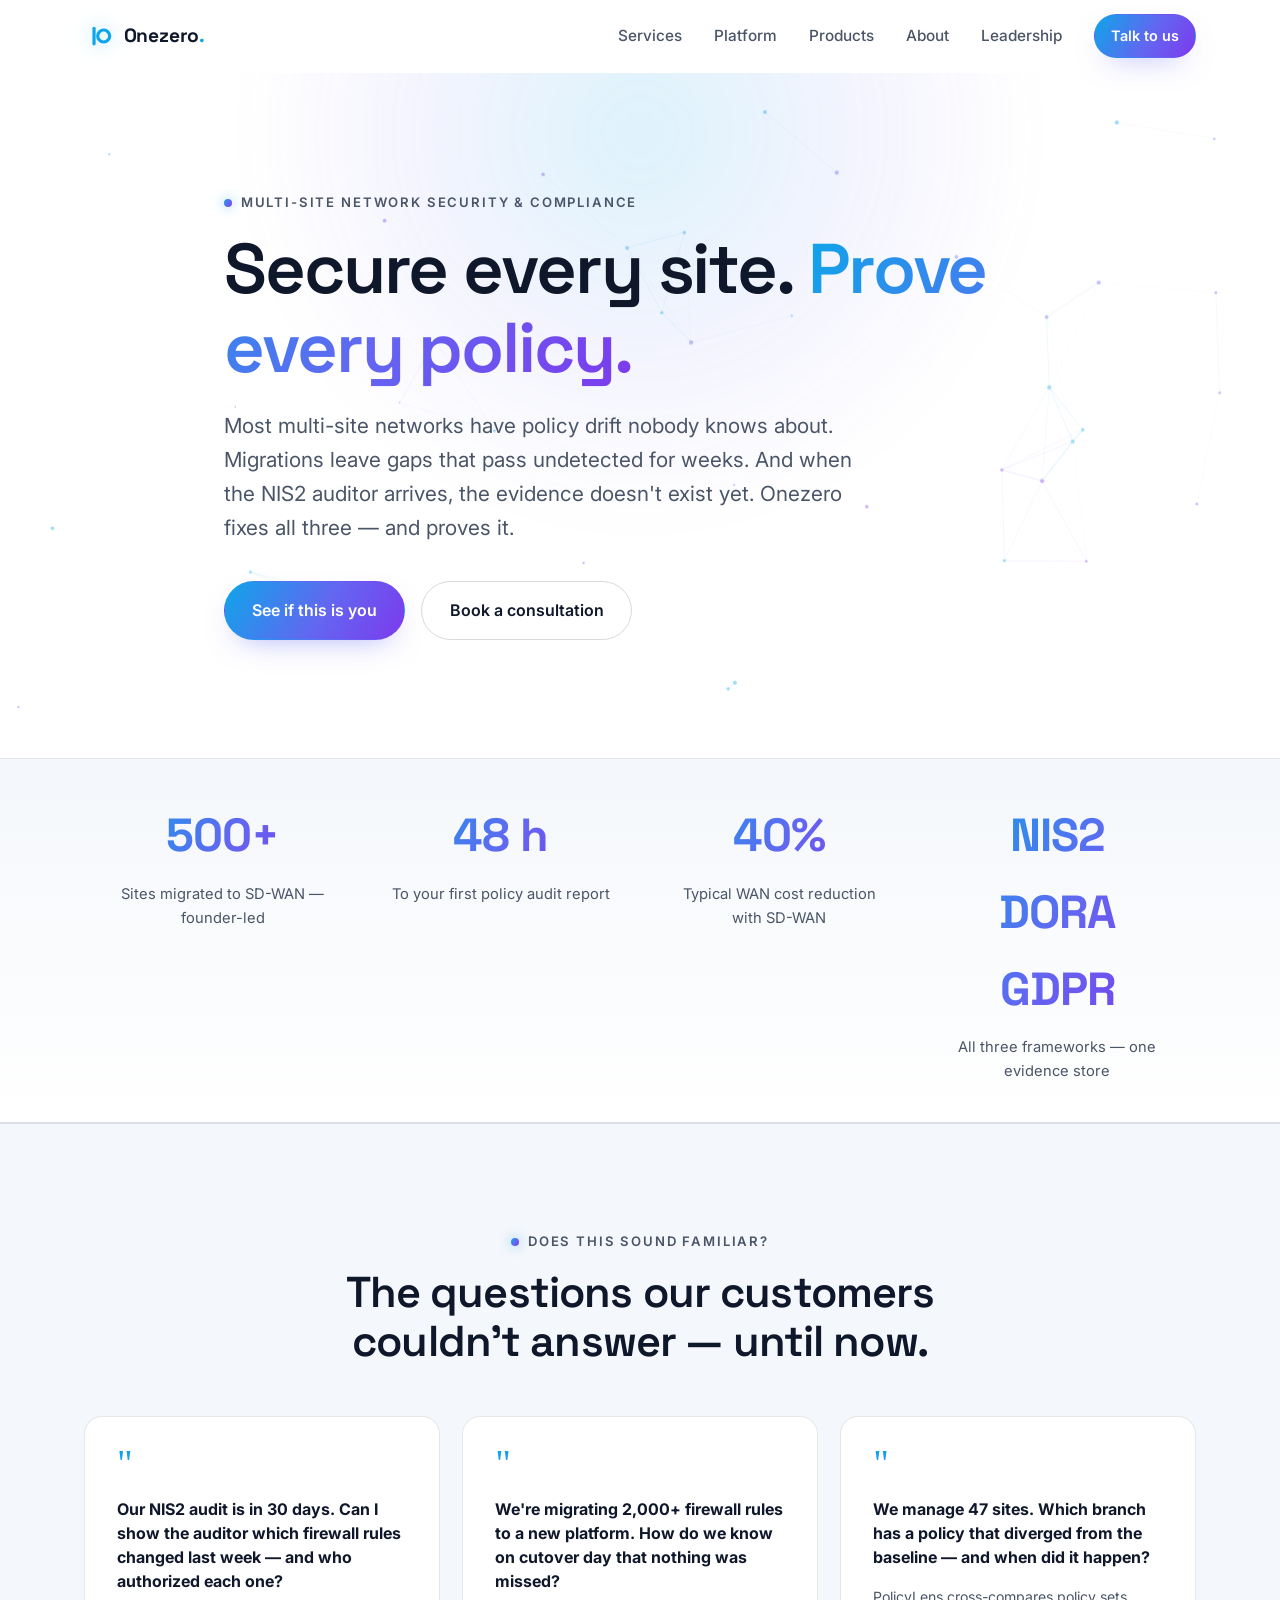
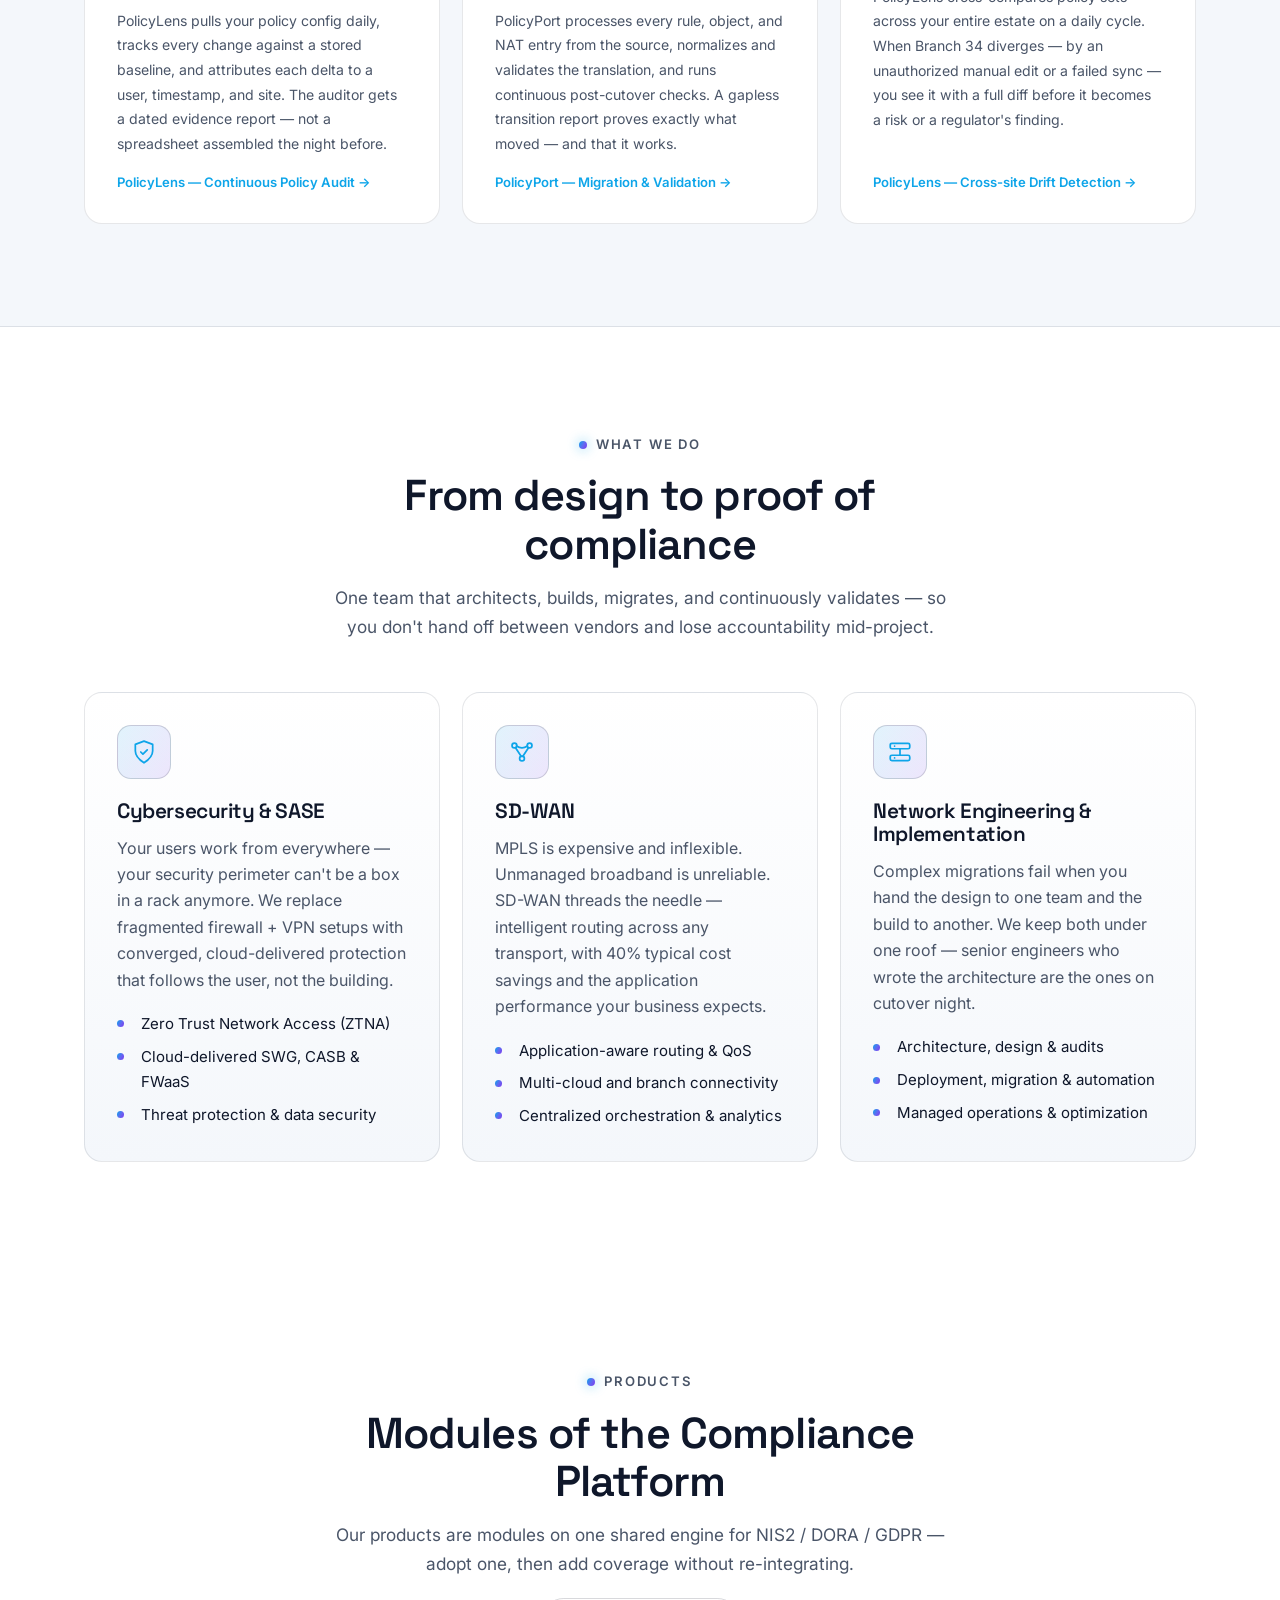
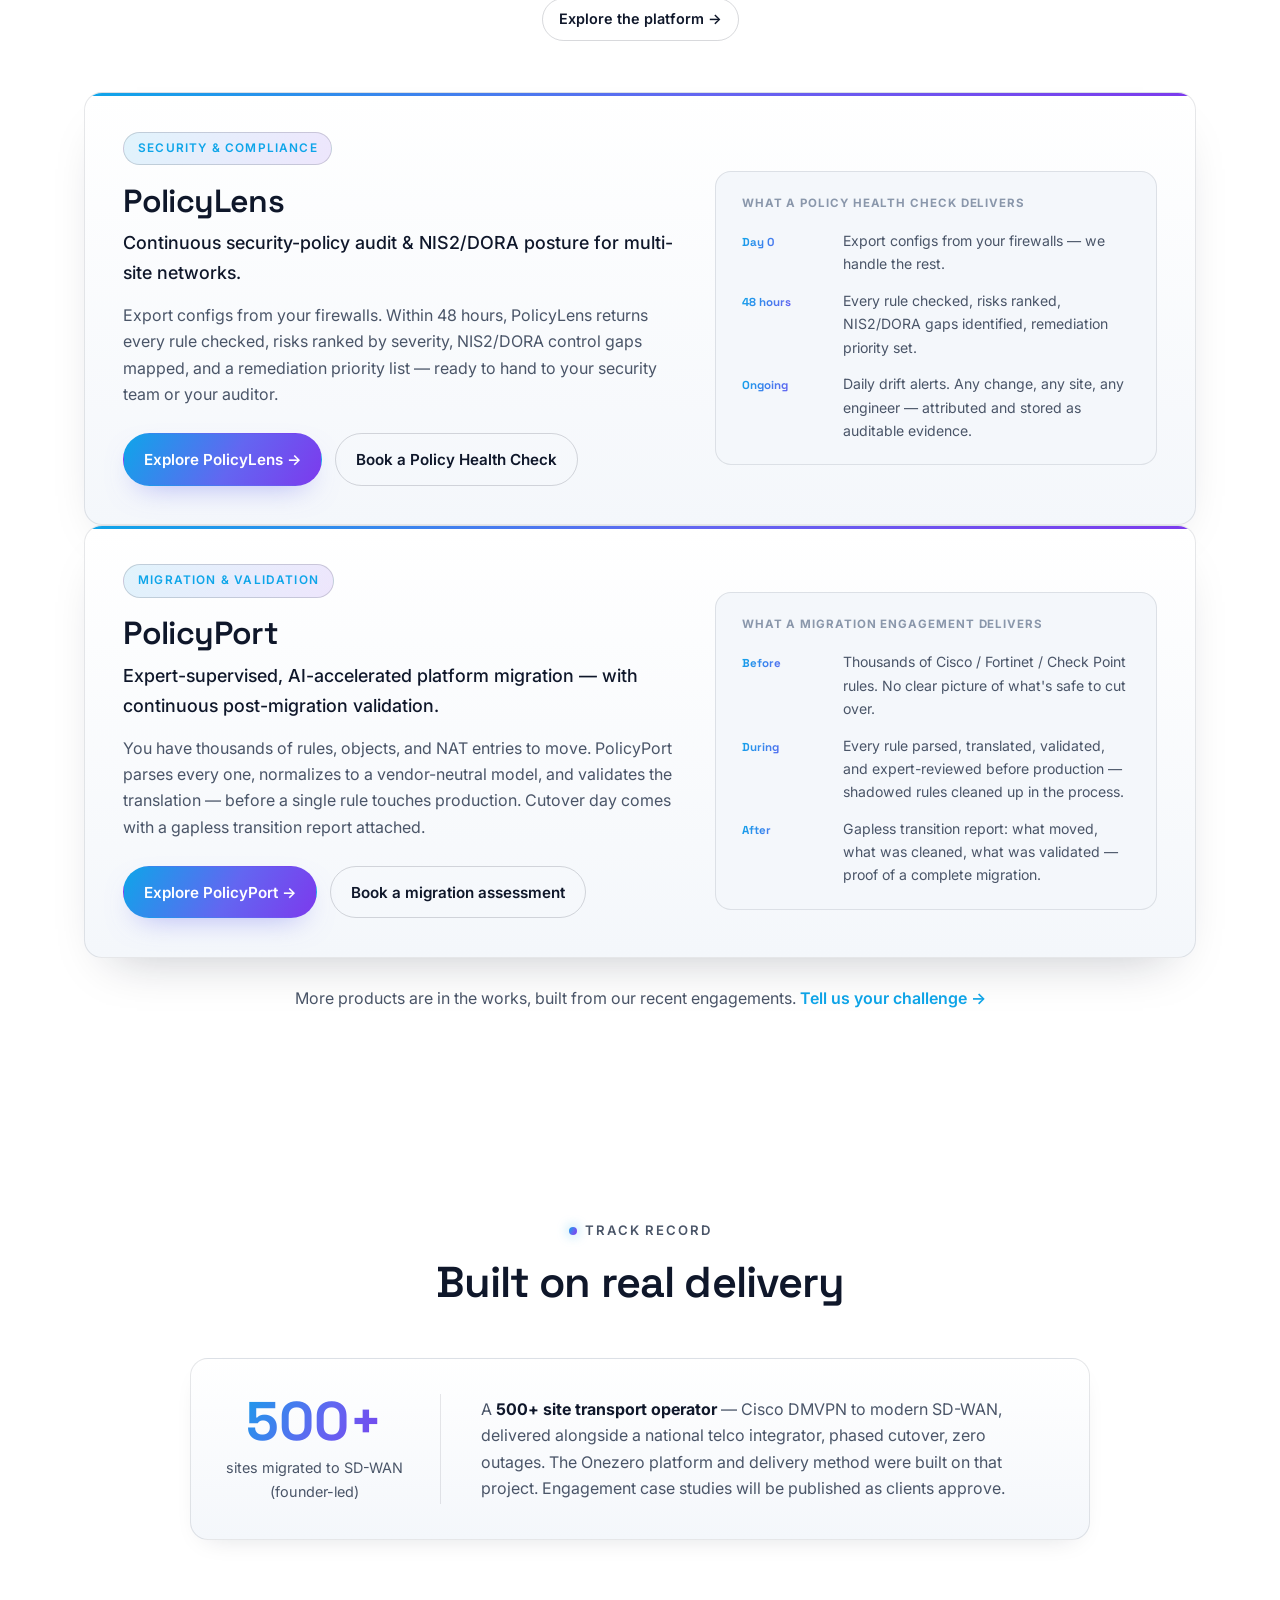
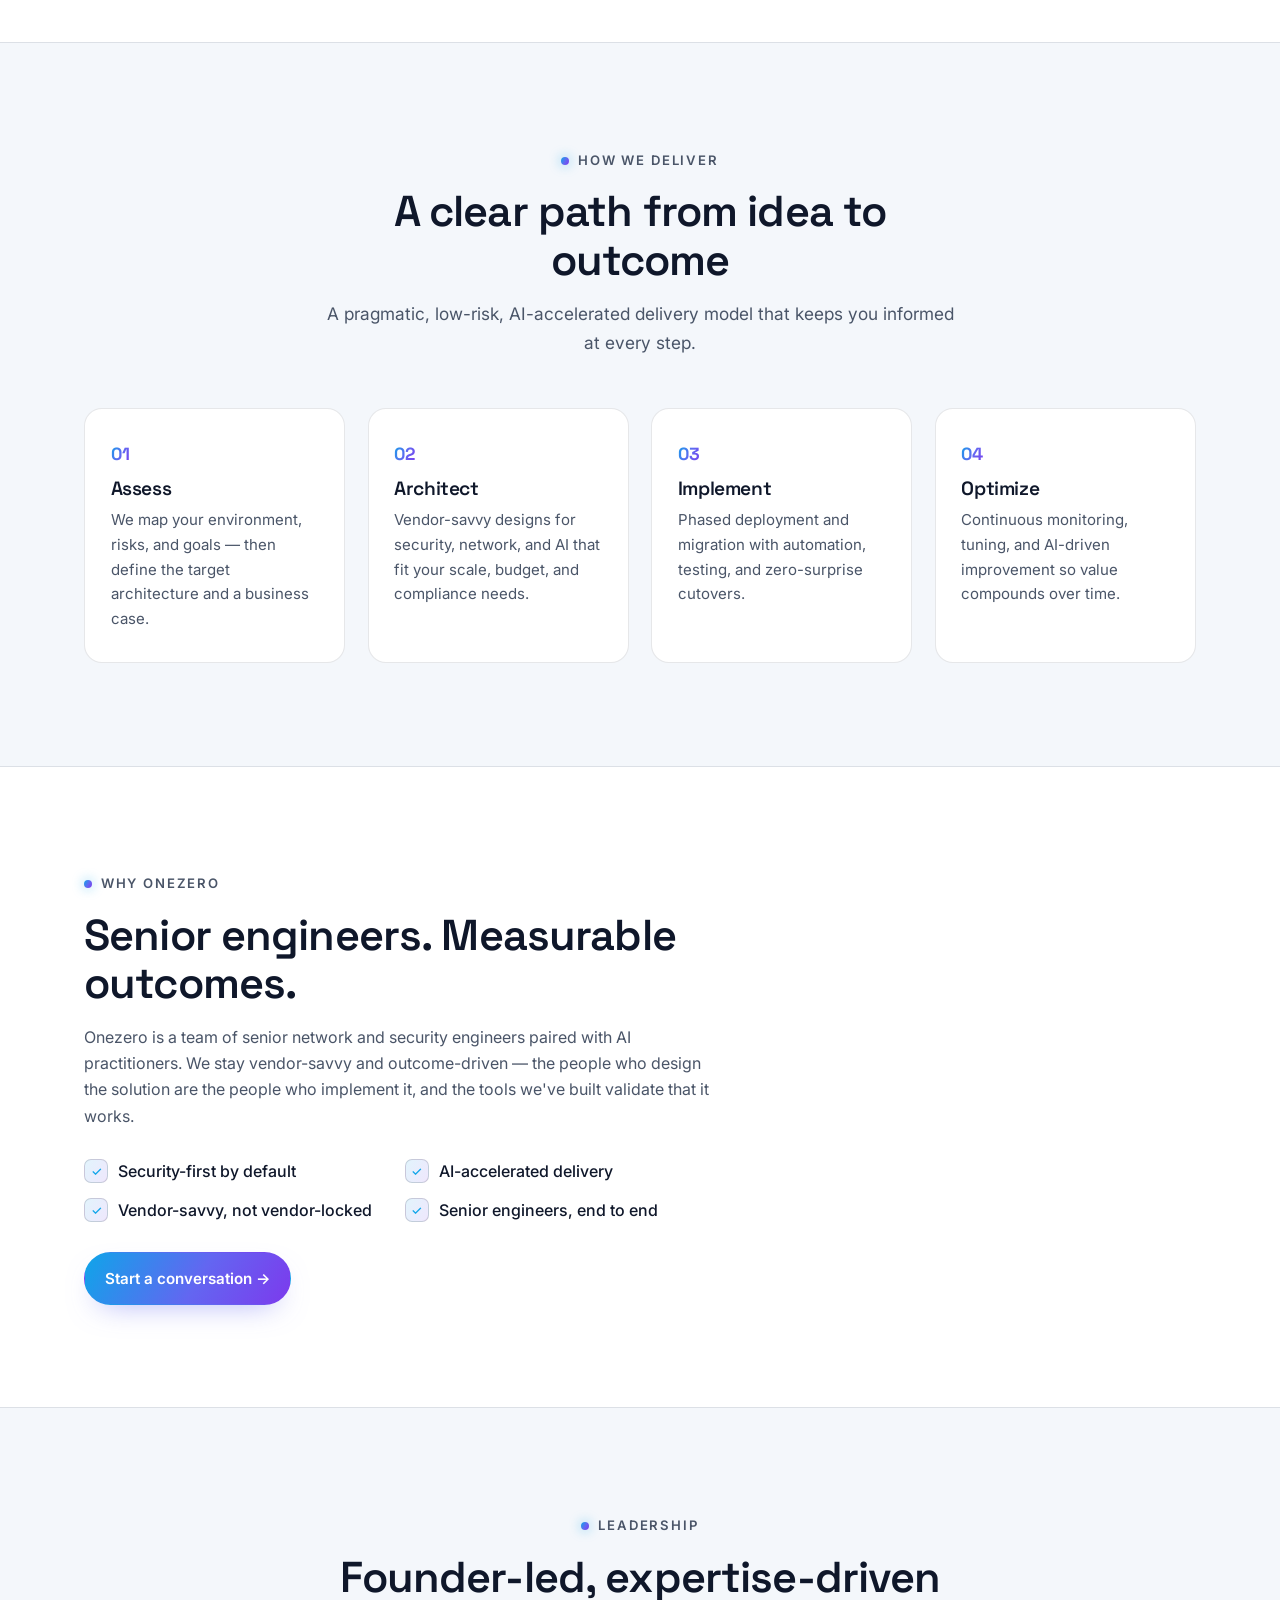
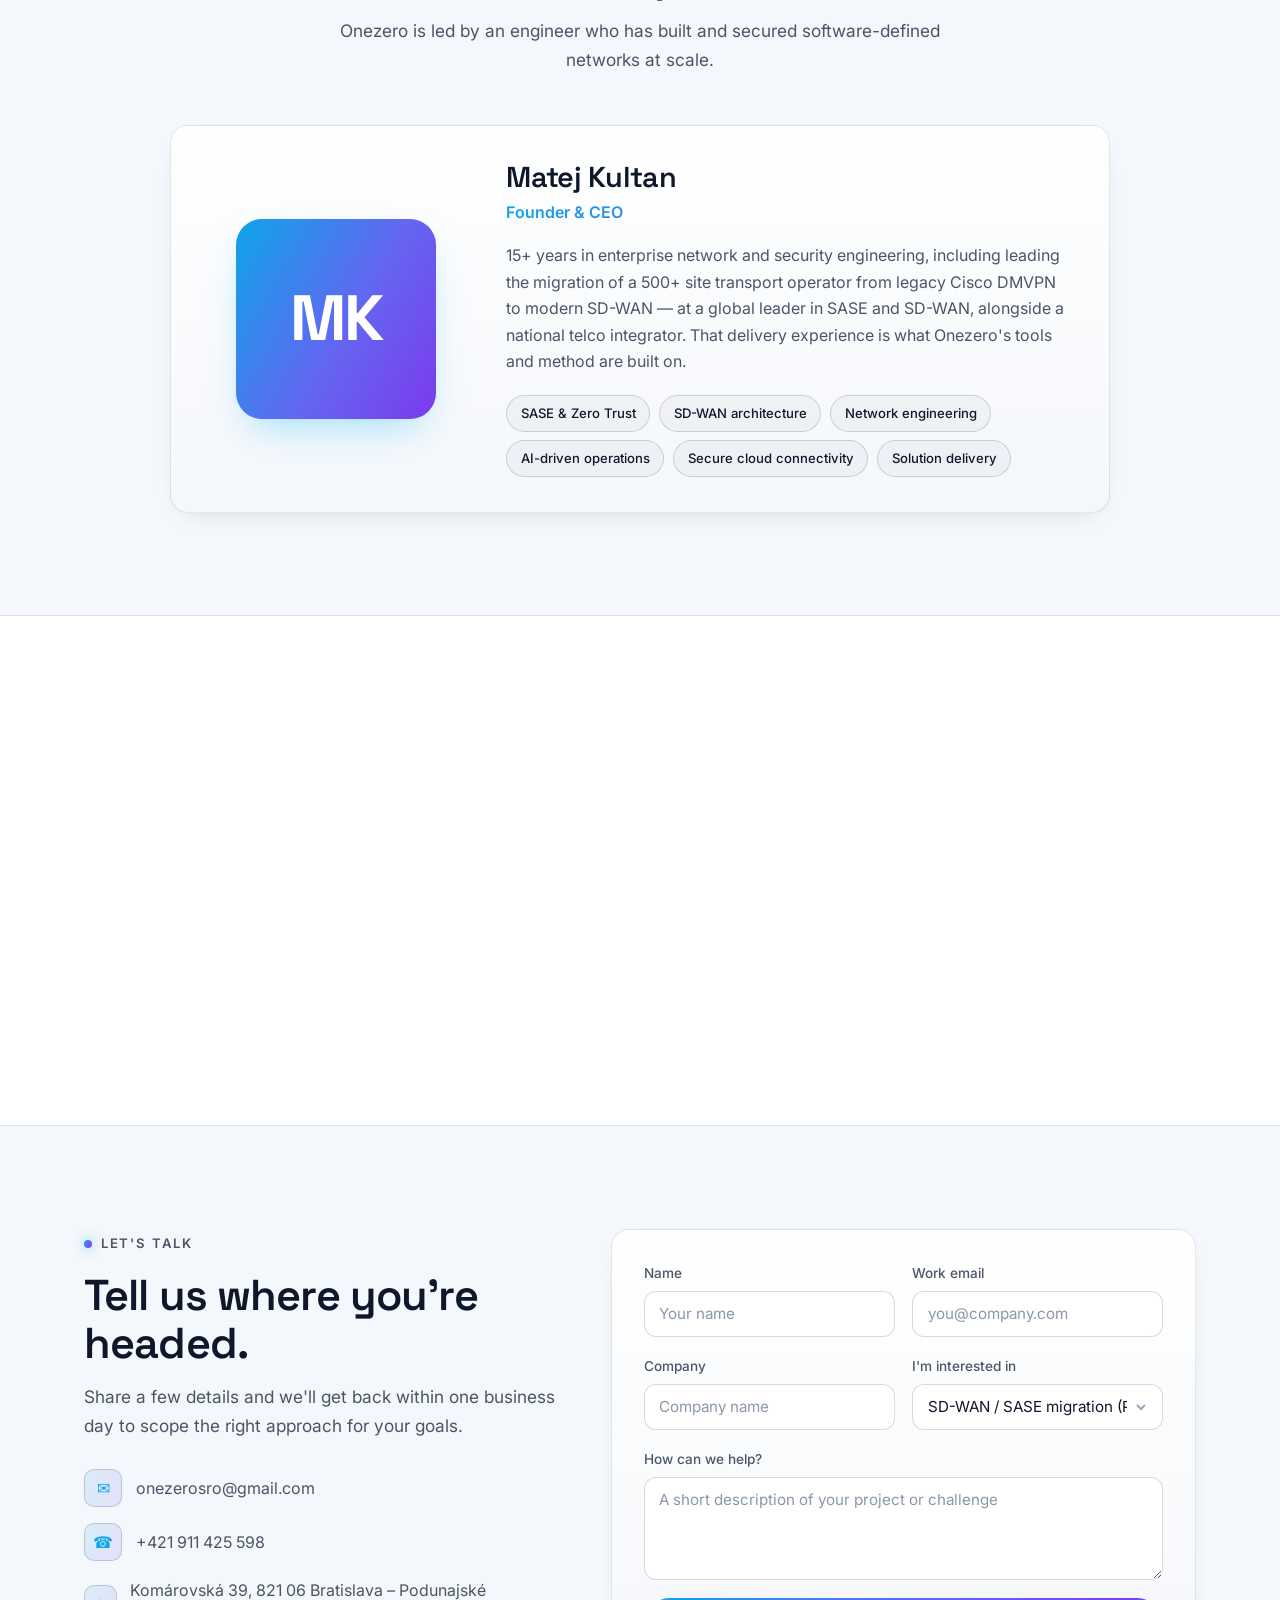
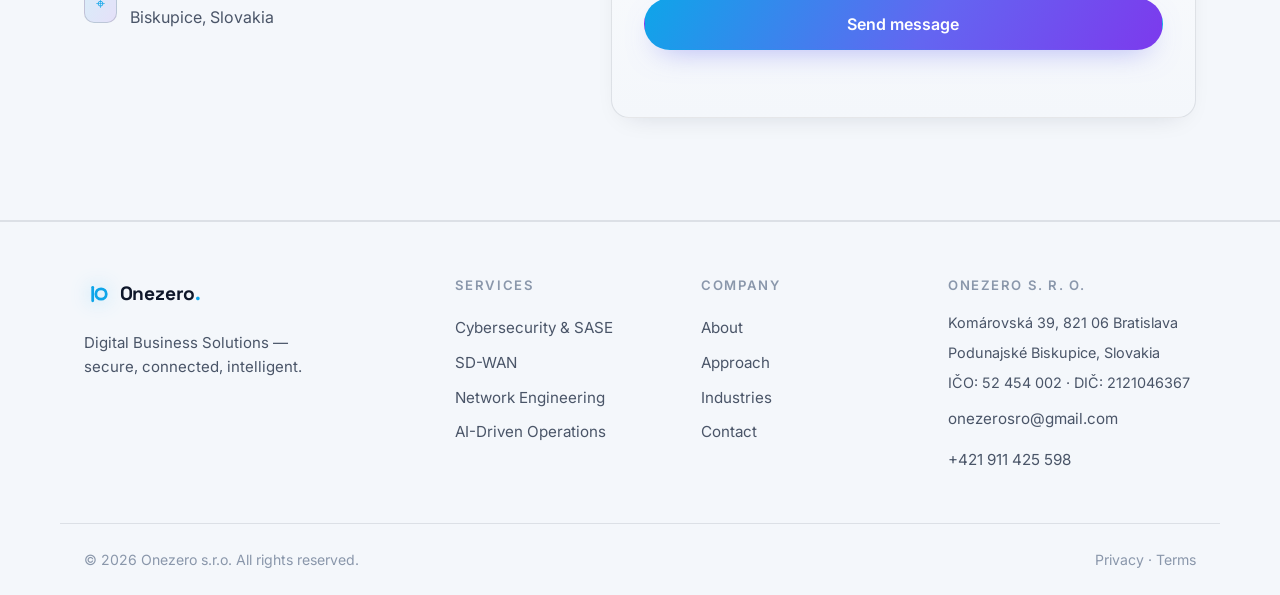
<file: index.html>
<!DOCTYPE html>
<html lang="en">
<head>
  <meta charset="UTF-8" />
  <meta name="viewport" content="width=device-width, initial-scale=1.0" />
  <title>Onezero — Multi-Site Network Security &amp; Compliance | SD-WAN/SASE Migration, NIS2/DORA</title>
  <meta name="description" content="Onezero — multi-site network security, SD-WAN/SASE migration, and NIS2/DORA compliance posture, engineered and continuously verified by senior practitioners." />
  <meta name="theme-color" content="#ffffff" />

  <!-- Open Graph -->
  <meta property="og:title" content="Onezero — Multi-Site Network Security &amp; Compliance" />
  <meta property="og:description" content="SD-WAN/SASE migration, policy audit, and NIS2/DORA compliance posture — engineered and continuously verified." />
  <meta property="og:type" content="website" />

  <!-- Favicon: binary 1/0 mark -->
  <link rel="icon" href="data:image/svg+xml,%3Csvg xmlns='http://www.w3.org/2000/svg' viewBox='0 0 32 32'%3E%3Crect width='32' height='32' rx='7' fill='%23060913'/%3E%3Crect x='9' y='8' width='3.2' height='16' rx='1.6' fill='%2338bdf8'/%3E%3Ccircle cx='20.5' cy='16' r='5.4' fill='none' stroke='%23818cf8' stroke-width='3.2'/%3E%3C/svg%3E" />

  <link rel="preconnect" href="https://fonts.googleapis.com" />
  <link rel="preconnect" href="https://fonts.gstatic.com" crossorigin />
  <link href="https://fonts.googleapis.com/css2?family=Inter:wght@400;500;600;700;800&family=Space+Grotesk:wght@500;600;700&display=swap" rel="stylesheet" />

  <link rel="stylesheet" href="styles.css" />
</head>
<body>
  <!-- ===== Skip link ===== -->
  <a class="skip-link" href="#main">Skip to content</a>

  <!-- ===== Navigation ===== -->
  <header class="nav" id="nav">
    <div class="container nav__inner">
      <a class="brand" href="#top" aria-label="Onezero home">
        <span class="brand__mark" aria-hidden="true">
          <svg viewBox="0 0 32 32" width="30" height="30">
            <rect x="9" y="6" width="3.4" height="20" rx="1.7" fill="currentColor"/>
            <circle cx="21" cy="16" r="6.4" fill="none" stroke="currentColor" stroke-width="3.4"/>
          </svg>
        </span>
        <span class="brand__name">Onezero<span class="brand__dot">.</span></span>
      </a>

      <nav class="nav__links" aria-label="Primary">
        <a href="#services">Services</a>
        <a href="platform.html">Platform</a>
        <a href="#products">Products</a>
        <a href="#about">About</a>
        <a href="#leadership">Leadership</a>
        <a href="#contact" class="btn btn--sm btn--primary">Talk to us</a>
      </nav>

      <button class="nav__toggle" id="navToggle" aria-label="Open menu" aria-expanded="false" aria-controls="mobileMenu">
        <span></span><span></span><span></span>
      </button>
    </div>

    <div class="mobile-menu" id="mobileMenu" hidden>
      <a href="#services">Services</a>
      <a href="platform.html">Platform</a>
      <a href="#products">Products</a>
      <a href="#about">About</a>
      <a href="#leadership">Leadership</a>
      <a href="#contact" class="btn btn--primary btn--block">Talk to us</a>
    </div>
  </header>

  <main id="main">
    <span id="top"></span>

    <!-- ===== Hero ===== -->
    <section class="hero">
      <canvas class="hero__canvas" id="netCanvas" aria-hidden="true"></canvas>
      <div class="hero__glow" aria-hidden="true"></div>

      <div class="container hero__inner">
        <p class="eyebrow reveal">
          <span class="eyebrow__dot"></span> Multi-site network security &amp; compliance
        </p>
        <h1 class="hero__title reveal">
          Secure every site. <span class="grad">Prove every policy.</span>
        </h1>
        <p class="hero__sub reveal">
          Most multi-site networks have policy drift nobody knows about.
          Migrations leave gaps that pass undetected for weeks.
          And when the NIS2 auditor arrives, the evidence doesn't exist yet.
          Onezero fixes all three — and proves it.
        </p>
        <div class="hero__cta reveal">
          <a href="#questions" class="btn btn--primary btn--lg">See if this is you</a>
          <a href="#contact" class="btn btn--ghost btn--lg">Book a consultation</a>
        </div>
      </div>
    </section>

    <!-- ===== Stats ===== -->
    <section class="stats" aria-label="By the numbers">
      <div class="container stats__grid">
        <div class="stat reveal">
          <span class="stat__num" data-count="500" data-suffix="+">500+</span>
          <span class="stat__label">Sites migrated to SD-WAN — founder-led</span>
        </div>
        <div class="stat reveal">
          <span class="stat__num" data-count="48" data-suffix=" h">48 h</span>
          <span class="stat__label">To your first policy audit report</span>
        </div>
        <div class="stat reveal">
          <span class="stat__num" data-count="40" data-suffix="%">40%</span>
          <span class="stat__label">Typical WAN cost reduction with SD-WAN</span>
        </div>
        <div class="stat reveal">
          <span class="stat__num">NIS2<br>DORA<br>GDPR</span>
          <span class="stat__label">All three frameworks — one evidence store</span>
        </div>
      </div>
    </section>

    <!-- ===== Q&A / Provocation ===== -->
    <section class="section section--alt" id="questions">
      <div class="container">
        <header class="section__head reveal">
          <p class="eyebrow"><span class="eyebrow__dot"></span> Does this sound familiar?</p>
          <h2 class="section__title">The questions our customers couldn't answer — until now.</h2>
        </header>

        <div class="qa-grid">
          <article class="qa reveal">
            <span class="qa__q-mark" aria-hidden="true">"</span>
            <p class="qa__q">Our NIS2 audit is in 30 days. Can I show the auditor which firewall rules changed last week — and who authorized each one?</p>
            <p class="qa__a">PolicyLens pulls your policy config daily, tracks every change against a stored baseline, and attributes each delta to a user, timestamp, and site. The auditor gets a dated evidence report — not a spreadsheet assembled the night before.</p>
            <a class="qa__link" href="policylens.html">PolicyLens — Continuous Policy Audit &rarr;</a>
          </article>

          <article class="qa reveal">
            <span class="qa__q-mark" aria-hidden="true">"</span>
            <p class="qa__q">We're migrating 2,000+ firewall rules to a new platform. How do we know on cutover day that nothing was missed?</p>
            <p class="qa__a">PolicyPort processes every rule, object, and NAT entry from the source, normalizes and validates the translation, and runs continuous post-cutover checks. A gapless transition report proves exactly what moved — and that it works.</p>
            <a class="qa__link" href="policyport.html">PolicyPort — Migration &amp; Validation &rarr;</a>
          </article>

          <article class="qa reveal">
            <span class="qa__q-mark" aria-hidden="true">"</span>
            <p class="qa__q">We manage 47 sites. Which branch has a policy that diverged from the baseline — and when did it happen?</p>
            <p class="qa__a">PolicyLens cross-compares policy sets across your entire estate on a daily cycle. When Branch 34 diverges — by an unauthorized manual edit or a failed sync — you see it with a full diff before it becomes a risk or a regulator's finding.</p>
            <a class="qa__link" href="policylens.html">PolicyLens — Cross-site Drift Detection &rarr;</a>
          </article>
        </div>
      </div>
    </section>

    <!-- ===== Services ===== -->
    <section class="section" id="services">
      <div class="container">
        <header class="section__head reveal">
          <p class="eyebrow"><span class="eyebrow__dot"></span> What we do</p>
          <h2 class="section__title">From design to proof of compliance</h2>
          <p class="section__lead">
            One team that architects, builds, migrates, and continuously validates — so
            you don't hand off between vendors and lose accountability mid-project.
          </p>
        </header>

        <div class="cards">
          <article class="card reveal">
            <div class="card__icon" aria-hidden="true">
              <svg viewBox="0 0 24 24" fill="none" stroke="currentColor" stroke-width="1.6" stroke-linecap="round" stroke-linejoin="round">
                <path d="M12 2 4 5v6c0 5 3.5 8 8 11 4.5-3 8-6 8-11V5l-8-3Z"/>
                <path d="m9 12 2 2 4-4"/>
              </svg>
            </div>
            <h3 class="card__title">Cybersecurity &amp; SASE</h3>
            <p class="card__text">
              Your users work from everywhere — your security perimeter can't be a box in a rack anymore.
              We replace fragmented firewall + VPN setups with converged, cloud-delivered protection
              that follows the user, not the building.
            </p>
            <ul class="card__list">
              <li>Zero Trust Network Access (ZTNA)</li>
              <li>Cloud-delivered SWG, CASB &amp; FWaaS</li>
              <li>Threat protection &amp; data security</li>
            </ul>
          </article>

          <article class="card reveal">
            <div class="card__icon" aria-hidden="true">
              <svg viewBox="0 0 24 24" fill="none" stroke="currentColor" stroke-width="1.6" stroke-linecap="round" stroke-linejoin="round">
                <circle cx="5" cy="6" r="2.2"/><circle cx="19" cy="6" r="2.2"/>
                <circle cx="12" cy="18" r="2.2"/>
                <path d="M7 6.5c3 2 7 2 10 0M6 8l5.2 8M18 8l-5.2 8"/>
              </svg>
            </div>
            <h3 class="card__title">SD-WAN</h3>
            <p class="card__text">
              MPLS is expensive and inflexible. Unmanaged broadband is unreliable.
              SD-WAN threads the needle — intelligent routing across any transport,
              with 40% typical cost savings and the application performance your business expects.
            </p>
            <ul class="card__list">
              <li>Application-aware routing &amp; QoS</li>
              <li>Multi-cloud and branch connectivity</li>
              <li>Centralized orchestration &amp; analytics</li>
            </ul>
          </article>

          <article class="card reveal">
            <div class="card__icon" aria-hidden="true">
              <svg viewBox="0 0 24 24" fill="none" stroke="currentColor" stroke-width="1.6" stroke-linecap="round" stroke-linejoin="round">
                <rect x="3" y="4" width="18" height="5" rx="1.5"/>
                <rect x="3" y="15" width="18" height="5" rx="1.5"/>
                <path d="M7 6.5h.01M7 17.5h.01M12 9v6"/>
              </svg>
            </div>
            <h3 class="card__title">Network Engineering &amp; Implementation</h3>
            <p class="card__text">
              Complex migrations fail when you hand the design to one team and the build to another.
              We keep both under one roof — senior engineers who wrote the architecture are the
              ones on cutover night.
            </p>
            <ul class="card__list">
              <li>Architecture, design &amp; audits</li>
              <li>Deployment, migration &amp; automation</li>
              <li>Managed operations &amp; optimization</li>
            </ul>
          </article>
        </div>
      </div>
    </section>

    <!-- ===== Products ===== -->
    <section class="section" id="products">
      <div class="container">
        <header class="section__head reveal">
          <p class="eyebrow"><span class="eyebrow__dot"></span> Products</p>
          <h2 class="section__title">Modules of the Compliance Platform</h2>
          <p class="section__lead">
            Our products are modules on one shared engine for NIS2 / DORA / GDPR — adopt one,
            then add coverage without re-integrating.
          </p>
          <a class="btn btn--ghost btn--sm" href="platform.html" style="margin-top: 1.2rem">Explore the platform &rarr;</a>
        </header>

        <div class="product-feature reveal">
          <div class="product-feature__main">
            <span class="badge">Security &amp; Compliance</span>
            <h3 class="product-feature__title">PolicyLens</h3>
            <p class="product-feature__tagline">
              Continuous security-policy audit &amp; NIS2/DORA posture for multi-site networks.
            </p>
            <p class="product-feature__text">
              Export configs from your firewalls. Within 48 hours, PolicyLens returns every
              rule checked, risks ranked by severity, NIS2/DORA control gaps mapped, and a
              remediation priority list — ready to hand to your security team or your auditor.
            </p>
            <div class="product-feature__actions">
              <a class="btn btn--primary" href="policylens.html">Explore PolicyLens &rarr;</a>
              <a class="btn btn--ghost" href="#contact">Book a Policy Health Check</a>
            </div>
          </div>
          <div class="outcome-box">
            <span class="outcome-box__label">What a Policy Health Check delivers</span>
            <div class="outcome-steps">
              <div class="outcome-step">
                <span class="outcome-step__tag">Day 0</span>
                <p>Export configs from your firewalls — we handle the rest.</p>
              </div>
              <div class="outcome-step">
                <span class="outcome-step__tag">48 hours</span>
                <p>Every rule checked, risks ranked, NIS2/DORA gaps identified, remediation priority set.</p>
              </div>
              <div class="outcome-step">
                <span class="outcome-step__tag">Ongoing</span>
                <p>Daily drift alerts. Any change, any site, any engineer — attributed and stored as auditable evidence.</p>
              </div>
            </div>
          </div>
        </div>

        <div class="product-feature reveal">
          <div class="product-feature__main">
            <span class="badge">Migration &amp; Validation</span>
            <h3 class="product-feature__title">PolicyPort</h3>
            <p class="product-feature__tagline">
              Expert-supervised, AI-accelerated platform migration &mdash; with continuous post-migration validation.
            </p>
            <p class="product-feature__text">
              You have thousands of rules, objects, and NAT entries to move. PolicyPort parses
              every one, normalizes to a vendor-neutral model, and validates the translation —
              before a single rule touches production. Cutover day comes with a gapless
              transition report attached.
            </p>
            <div class="product-feature__actions">
              <a class="btn btn--primary" href="policyport.html">Explore PolicyPort &rarr;</a>
              <a class="btn btn--ghost" href="#contact">Book a migration assessment</a>
            </div>
          </div>
          <div class="outcome-box">
            <span class="outcome-box__label">What a migration engagement delivers</span>
            <div class="outcome-steps">
              <div class="outcome-step">
                <span class="outcome-step__tag">Before</span>
                <p>Thousands of Cisco / Fortinet / Check Point rules. No clear picture of what's safe to cut over.</p>
              </div>
              <div class="outcome-step">
                <span class="outcome-step__tag">During</span>
                <p>Every rule parsed, translated, validated, and expert-reviewed before production — shadowed rules cleaned up in the process.</p>
              </div>
              <div class="outcome-step">
                <span class="outcome-step__tag">After</span>
                <p>Gapless transition report: what moved, what was cleaned, what was validated — proof of a complete migration.</p>
              </div>
            </div>
          </div>
        </div>

        <p class="products__note reveal">
          More products are in the works, built from our recent engagements.
          <a href="#contact">Tell us your challenge &rarr;</a>
        </p>
      </div>
    </section>

    <!-- ===== Proof / track record ===== -->
    <section class="section" id="proof">
      <div class="container">
        <header class="section__head reveal">
          <p class="eyebrow"><span class="eyebrow__dot"></span> Track record</p>
          <h2 class="section__title">Built on real delivery</h2>
        </header>
        <div class="proof reveal">
          <div class="proof__stat">
            <span class="proof__num">500+</span>
            <span class="proof__label">sites migrated to SD-WAN<br>(founder-led)</span>
          </div>
          <div class="proof__body">
            <p>A <strong>500+ site transport operator</strong> — Cisco DMVPN to modern SD-WAN, delivered alongside a national telco integrator, phased cutover, zero outages. The Onezero platform and delivery method were built on that project. Engagement case studies will be published as clients approve.</p>
          </div>
        </div>
      </div>
    </section>

    <!-- ===== Approach ===== -->
    <section class="section section--alt" id="approach">
      <div class="container">
        <header class="section__head reveal">
          <p class="eyebrow"><span class="eyebrow__dot"></span> How we deliver</p>
          <h2 class="section__title">A clear path from idea to outcome</h2>
          <p class="section__lead">
            A pragmatic, low-risk, AI-accelerated delivery model that keeps you informed at every step.
          </p>
        </header>

        <ol class="steps">
          <li class="step reveal">
            <span class="step__num">01</span>
            <h3 class="step__title">Assess</h3>
            <p>We map your environment, risks, and goals — then define the target architecture and a business case.</p>
          </li>
          <li class="step reveal">
            <span class="step__num">02</span>
            <h3 class="step__title">Architect</h3>
            <p>Vendor-savvy designs for security, network, and AI that fit your scale, budget, and compliance needs.</p>
          </li>
          <li class="step reveal">
            <span class="step__num">03</span>
            <h3 class="step__title">Implement</h3>
            <p>Phased deployment and migration with automation, testing, and zero-surprise cutovers.</p>
          </li>
          <li class="step reveal">
            <span class="step__num">04</span>
            <h3 class="step__title">Optimize</h3>
            <p>Continuous monitoring, tuning, and AI-driven improvement so value compounds over time.</p>
          </li>
        </ol>
      </div>
    </section>

    <!-- ===== About ===== -->
    <section class="section" id="about">
      <div class="container about">
        <div class="about__copy reveal">
          <p class="eyebrow"><span class="eyebrow__dot"></span> Why Onezero</p>
          <h2 class="section__title">Senior engineers. Measurable outcomes.</h2>
          <p class="about__text">
            Onezero is a team of senior network and security engineers paired with AI practitioners.
            We stay vendor-savvy and outcome-driven — the people who design the solution are
            the people who implement it, and the tools we've built validate that it works.
          </p>

          <ul class="features">
            <li class="reveal"><span class="features__ico">✓</span> Security-first by default</li>
            <li class="reveal"><span class="features__ico">✓</span> AI-accelerated delivery</li>
            <li class="reveal"><span class="features__ico">✓</span> Vendor-savvy, not vendor-locked</li>
            <li class="reveal"><span class="features__ico">✓</span> Senior engineers, end to end</li>
          </ul>
          <a href="#contact" class="btn btn--primary" style="margin-top:1.8rem">Start a conversation &rarr;</a>
        </div>
      </div>
    </section>

    <!-- ===== Leadership ===== -->
    <section class="section section--alt" id="leadership">
      <div class="container">
        <header class="section__head reveal">
          <p class="eyebrow"><span class="eyebrow__dot"></span> Leadership</p>
          <h2 class="section__title">Founder-led, expertise-driven</h2>
          <p class="section__lead">
            Onezero is led by an engineer who has built and secured software-defined
            networks at scale.
          </p>
        </header>

        <div class="founder reveal">
          <div class="founder__aside">
            <div class="founder__photo" aria-hidden="true"><span>MK</span></div>
            <!-- Replace the monogram above with a real headshot when ready:
                 <img class="founder__photo" src="matej-kultan.jpg" alt="Matej Kultan, Founder & CEO of Onezero"> -->
          </div>
          <div class="founder__body">
            <h3 class="founder__name">Matej Kultan</h3>
            <p class="founder__role">Founder &amp; CEO</p>
            <p class="founder__bio">
              15+ years in enterprise network and security engineering, including leading the
              migration of a 500+ site transport operator from legacy Cisco DMVPN to modern
              SD-WAN — at a global leader in SASE and SD-WAN, alongside a national telco integrator.
              That delivery experience is what Onezero's tools and method are built on.
            </p>
            <ul class="founder__tags">
              <li>SASE &amp; Zero Trust</li>
              <li>SD-WAN architecture</li>
              <li>Network engineering</li>
              <li>AI-driven operations</li>
              <li>Secure cloud connectivity</li>
              <li>Solution delivery</li>
            </ul>
            <!-- Add a LinkedIn link when ready:
                 <a class="founder__link" href="https://www.linkedin.com/in/USERNAME/" target="_blank" rel="noopener">Connect on LinkedIn &nearr;</a> -->
          </div>
        </div>
      </div>
    </section>

    <!-- ===== Industries ===== -->
    <section class="section" id="industries">
      <div class="container">
        <header class="section__head reveal">
          <p class="eyebrow"><span class="eyebrow__dot"></span> Who we serve</p>
          <h2 class="section__title">Built for distributed, regulated, fast-moving businesses</h2>
        </header>
        <div class="tags">
          <span class="tag reveal">Financial Services</span>
          <span class="tag reveal">Manufacturing &amp; Logistics</span>
          <span class="tag reveal">Retail &amp; eCommerce</span>
          <span class="tag reveal">Healthcare</span>
          <span class="tag reveal">Public Sector</span>
          <span class="tag reveal">Technology &amp; SaaS</span>
          <span class="tag reveal">Professional Services</span>
          <span class="tag reveal">Telco &amp; Service Providers</span>
        </div>
      </div>
    </section>

    <!-- ===== Contact / CTA ===== -->
    <section class="section section--alt" id="contact">
      <div class="container contact">
        <div class="contact__copy reveal">
          <p class="eyebrow"><span class="eyebrow__dot"></span> Let's talk</p>
          <h2 class="section__title">Tell us where you're headed.</h2>
          <p class="section__lead">
            Share a few details and we'll get back within one business day to scope the
            right approach for your goals.
          </p>
          <ul class="contact__list">
            <li>
              <span class="contact__ico" aria-hidden="true">✉</span>
              <a href="mailto:onezerosro@gmail.com">onezerosro@gmail.com</a>
            </li>
            <li>
              <span class="contact__ico" aria-hidden="true">☎</span>
              <a href="tel:+421911425598">+421 911 425 598</a>
            </li>
            <li>
              <span class="contact__ico" aria-hidden="true">⌖</span>
              <span>Komárovská 39, 821 06 Bratislava &ndash; Podunajské Biskupice, Slovakia</span>
            </li>
          </ul>
        </div>

        <form class="contact__form reveal" id="contactForm" novalidate>
          <div class="field">
            <label for="name">Name</label>
            <input id="name" name="name" type="text" autocomplete="name" required placeholder="Your name" />
          </div>
          <div class="field">
            <label for="email">Work email</label>
            <input id="email" name="email" type="email" autocomplete="email" required placeholder="you@company.com" />
          </div>
          <div class="field">
            <label for="company">Company</label>
            <input id="company" name="company" type="text" autocomplete="organization" placeholder="Company name" />
          </div>
          <div class="field">
            <label for="interest">I'm interested in</label>
            <select id="interest" name="interest">
              <option>SD-WAN / SASE migration (PolicyPort)</option>
              <option>Policy audit &amp; drift (PolicyLens)</option>
              <option>NIS2 / DORA compliance</option>
              <option>Network engineering &amp; implementation</option>
              <option>Cybersecurity &amp; SASE</option>
              <option>Something else</option>
            </select>
          </div>
          <div class="field field--full">
            <label for="message">How can we help?</label>
            <textarea id="message" name="message" rows="4" placeholder="A short description of your project or challenge"></textarea>
          </div>
          <button type="submit" class="btn btn--primary btn--lg btn--block">Send message</button>
          <p class="form__note" id="formNote" role="status" aria-live="polite"></p>
        </form>
      </div>
    </section>
  </main>

  <!-- ===== Footer ===== -->
  <footer class="footer">
    <div class="container footer__inner">
      <div class="footer__brand">
        <a class="brand" href="#top" aria-label="Onezero home">
          <span class="brand__mark" aria-hidden="true">
            <svg viewBox="0 0 32 32" width="26" height="26">
              <rect x="9" y="6" width="3.4" height="20" rx="1.7" fill="currentColor"/>
              <circle cx="21" cy="16" r="6.4" fill="none" stroke="currentColor" stroke-width="3.4"/>
            </svg>
          </span>
          <span class="brand__name">Onezero<span class="brand__dot">.</span></span>
        </a>
        <p class="footer__tag">Digital Business Solutions — secure, connected, intelligent.</p>
      </div>

      <nav class="footer__col" aria-label="Services">
        <h4>Services</h4>
        <a href="#services">Cybersecurity &amp; SASE</a>
        <a href="#services">SD-WAN</a>
        <a href="#services">Network Engineering</a>
        <a href="#services">AI-Driven Operations</a>
      </nav>

      <nav class="footer__col" aria-label="Company">
        <h4>Company</h4>
        <a href="#about">About</a>
        <a href="#approach">Approach</a>
        <a href="#industries">Industries</a>
        <a href="#contact">Contact</a>
      </nav>

      <div class="footer__col">
        <h4>Onezero s. r. o.</h4>
        <p class="footer__meta">Komárovská 39, 821 06 Bratislava</p>
        <p class="footer__meta">Podunajské Biskupice, Slovakia</p>
        <p class="footer__meta">IČO: 52&nbsp;454&nbsp;002 &middot; DIČ: 2121046367</p>
        <p class="footer__meta"><a href="mailto:onezerosro@gmail.com">onezerosro@gmail.com</a></p>
        <p class="footer__meta"><a href="tel:+421911425598">+421 911 425 598</a></p>
      </div>
    </div>

    <div class="container footer__bar">
      <p>&copy; <span id="year">2026</span> Onezero s.r.o. All rights reserved.</p>
      <p class="footer__legal"><a href="privacy.html">Privacy</a> &middot; <a href="terms.html">Terms</a></p>
    </div>
  </footer>

  <script src="script.js" defer></script>
</body>
</html>
</file>
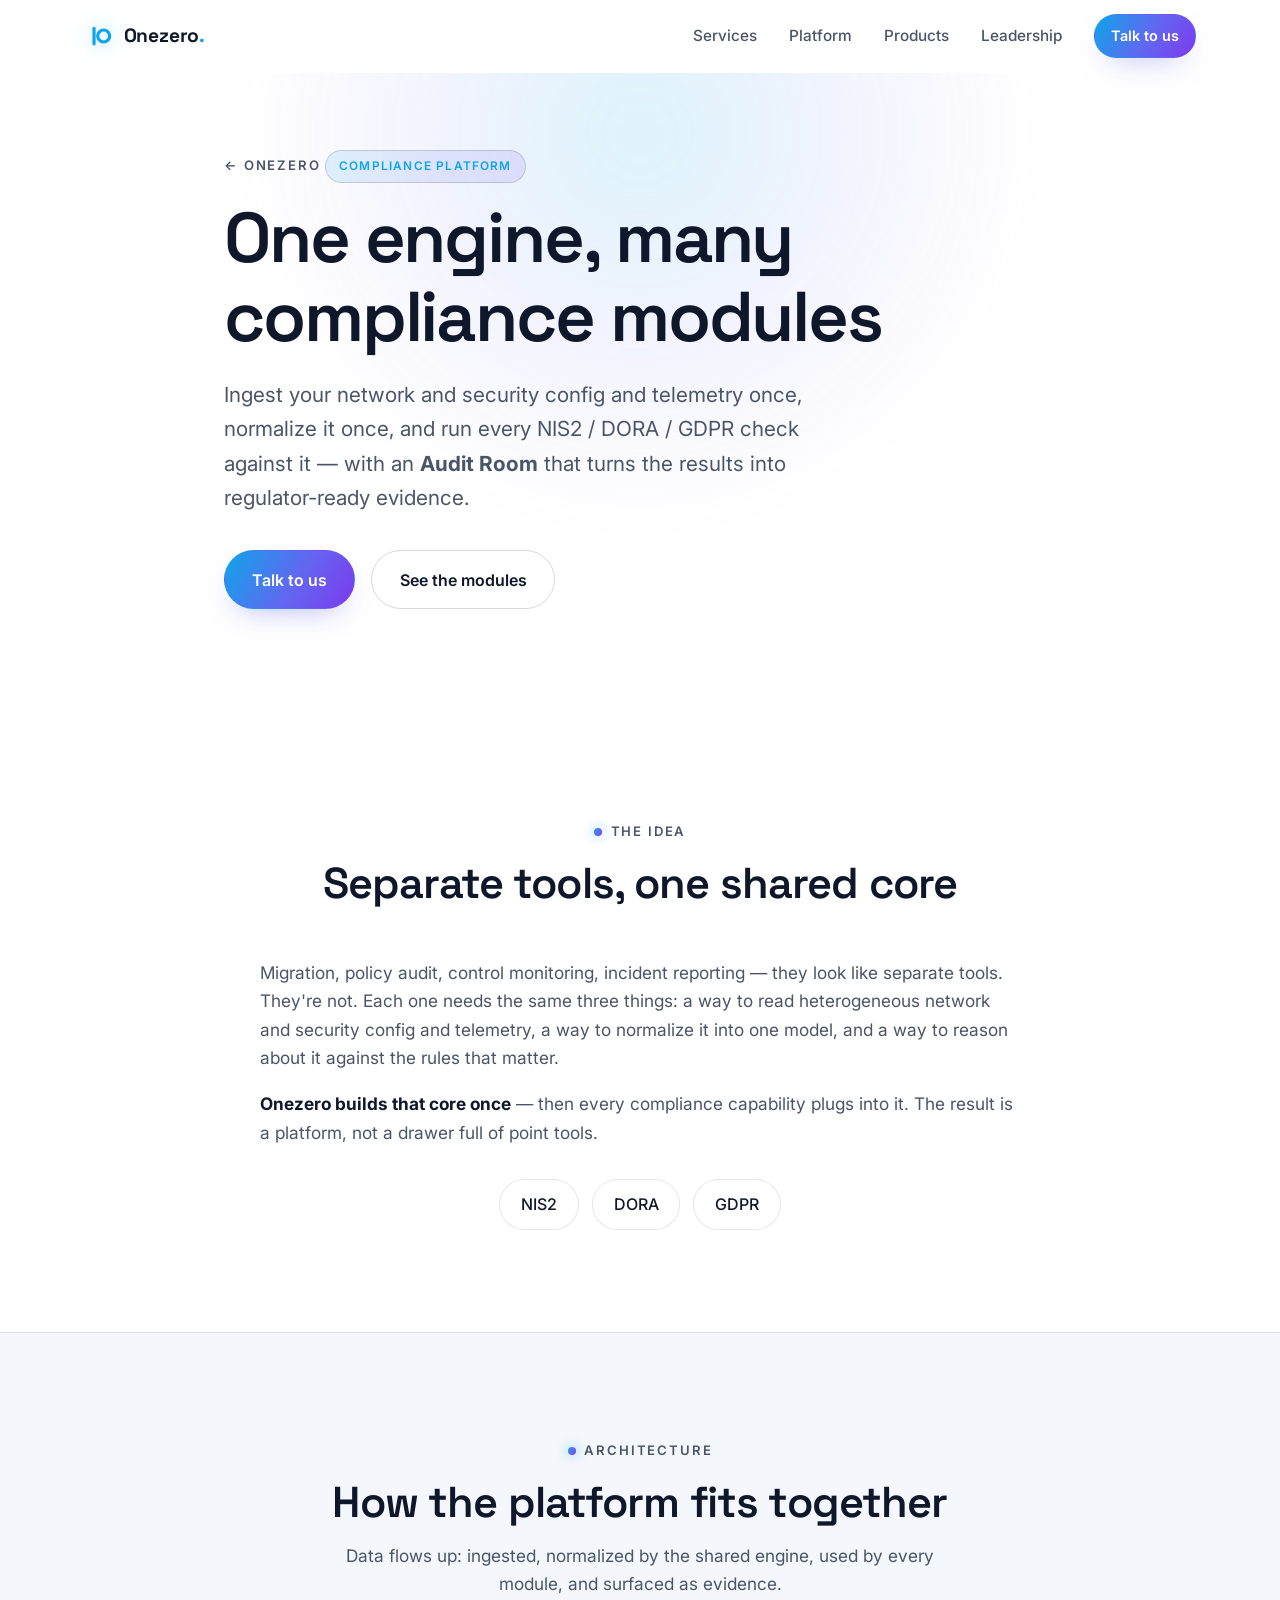
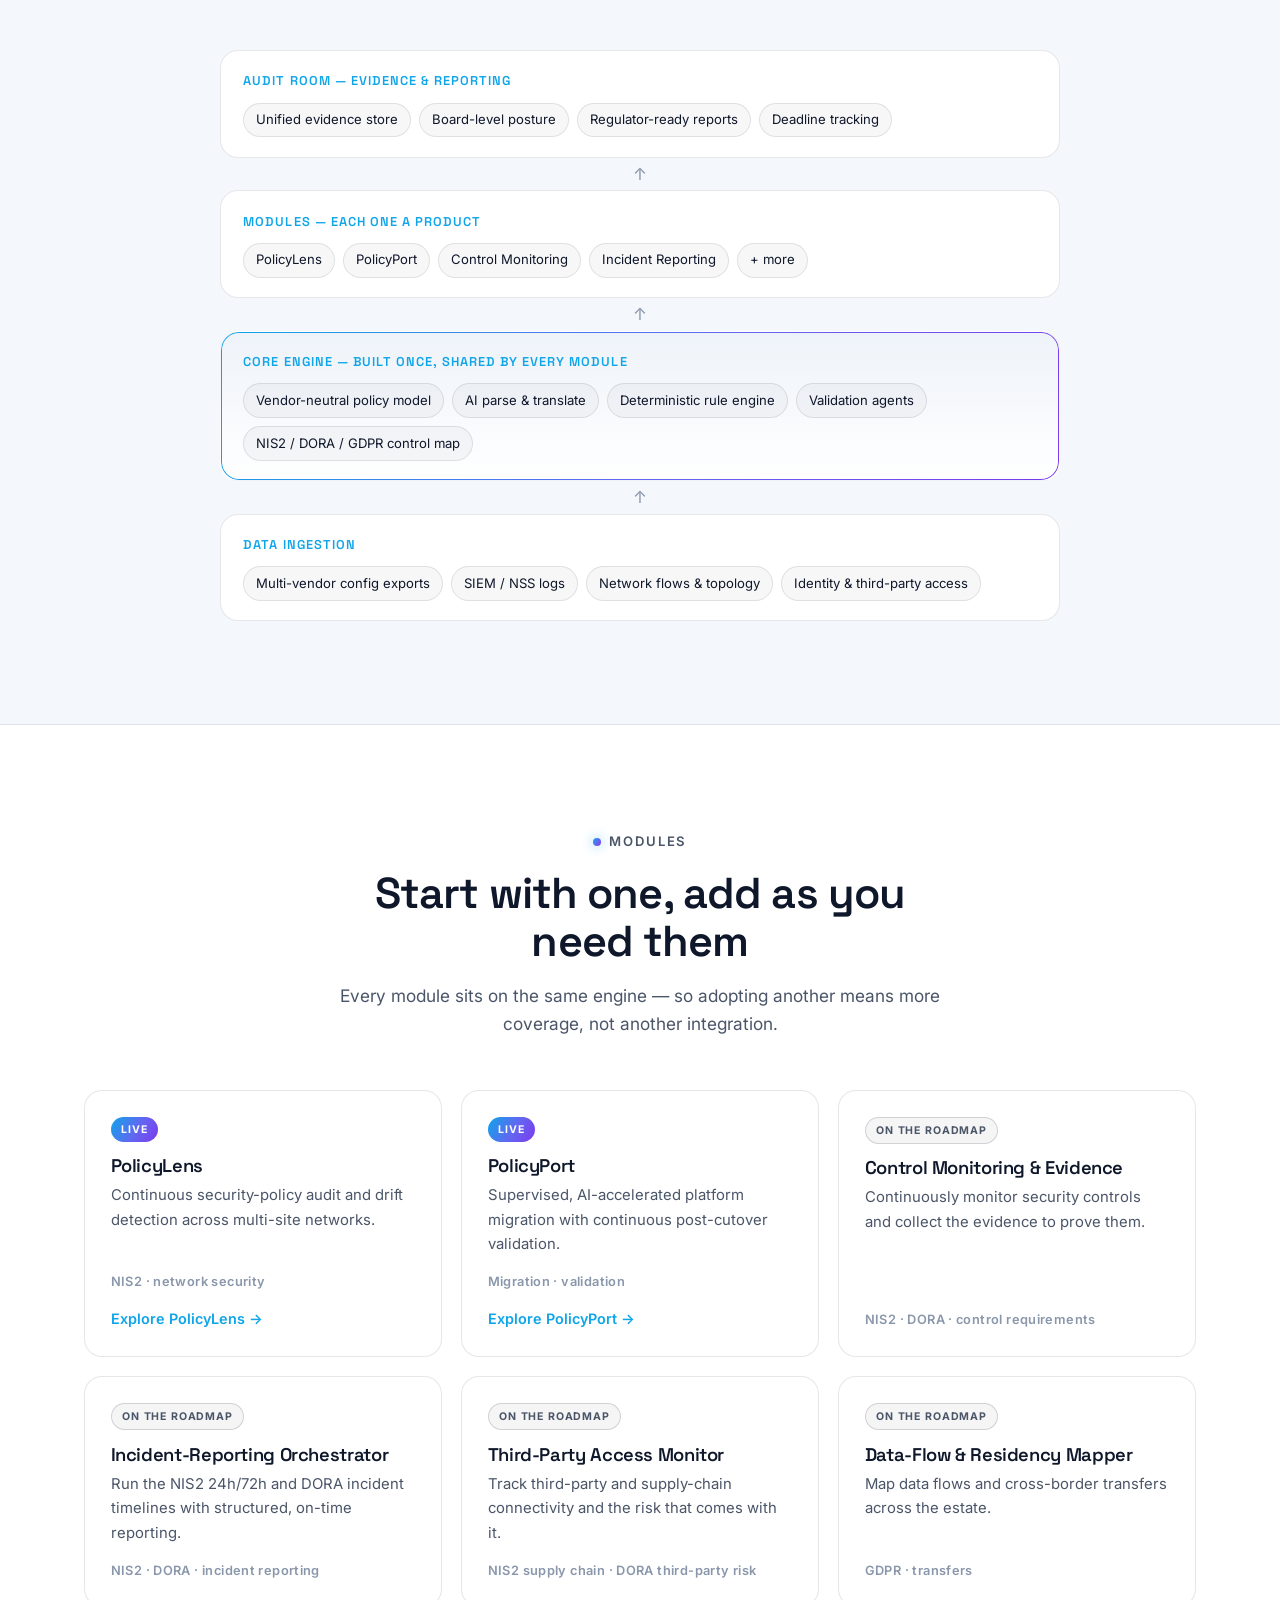
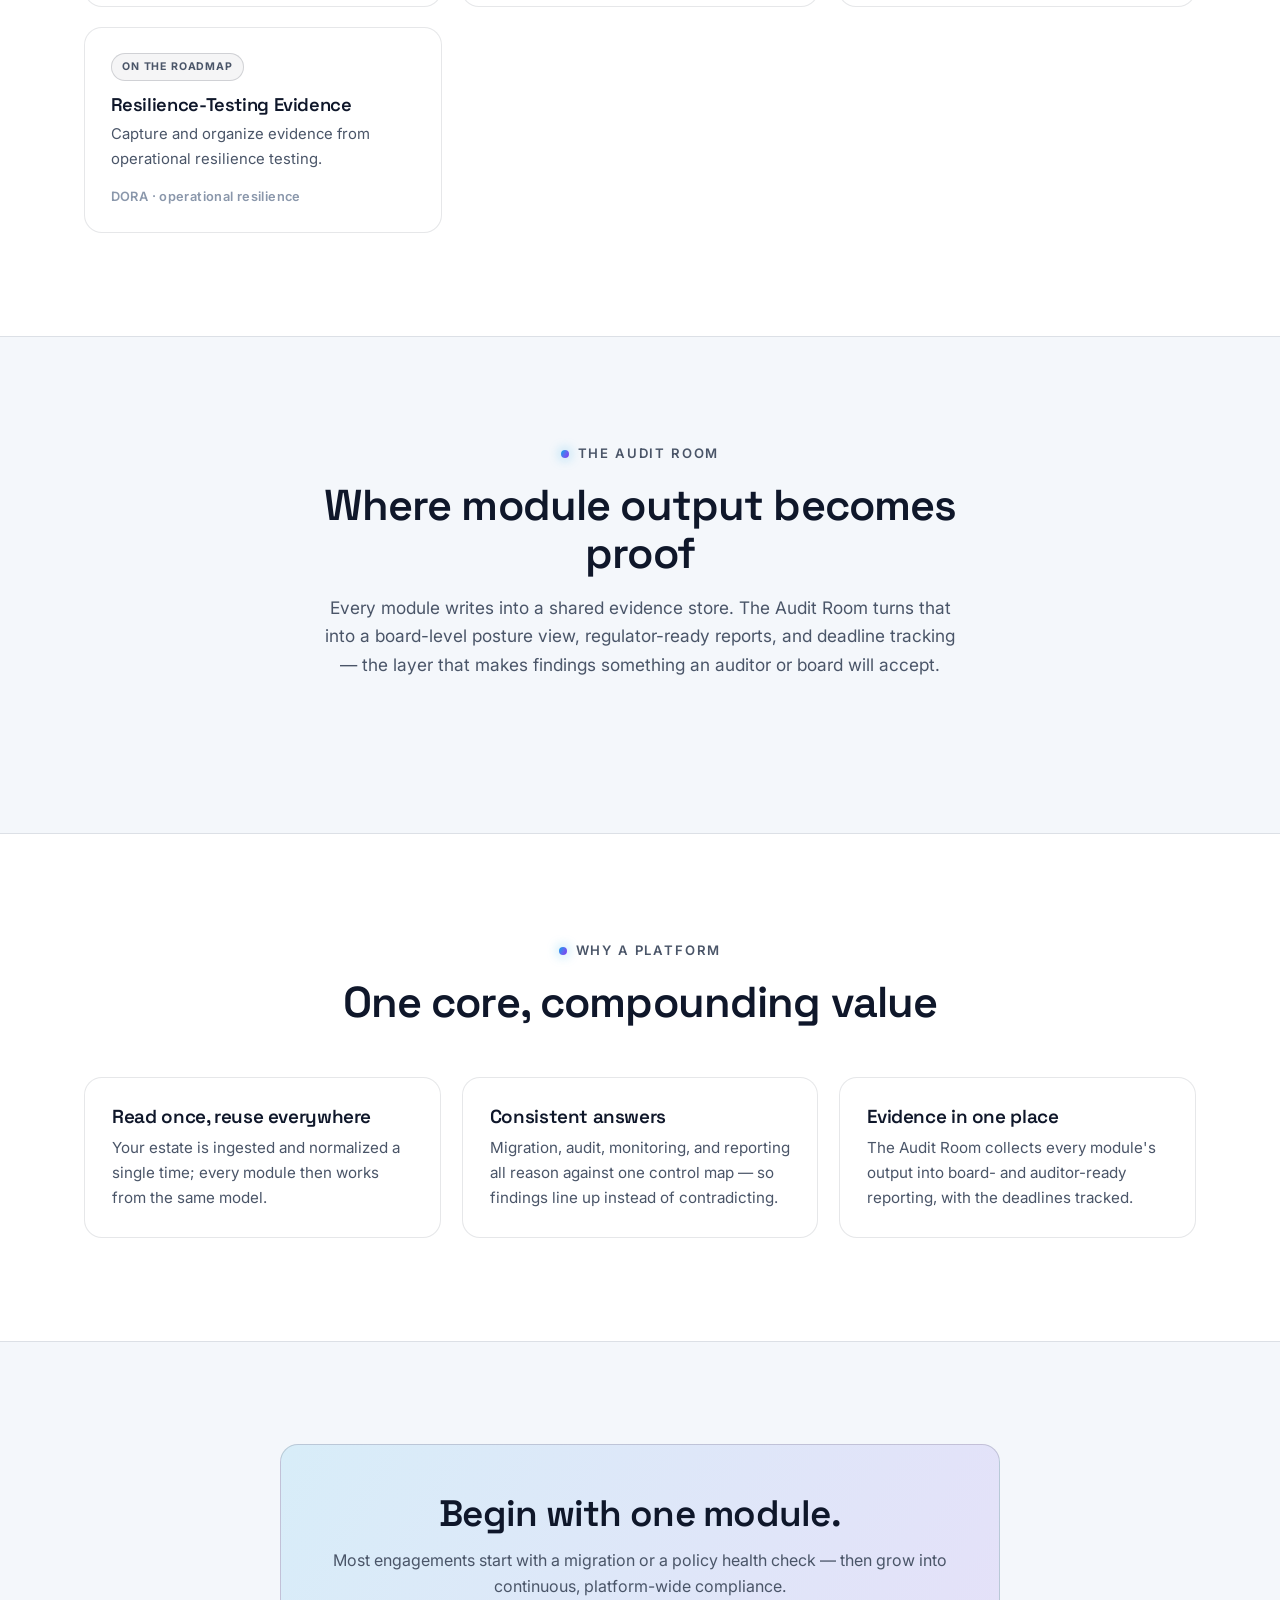
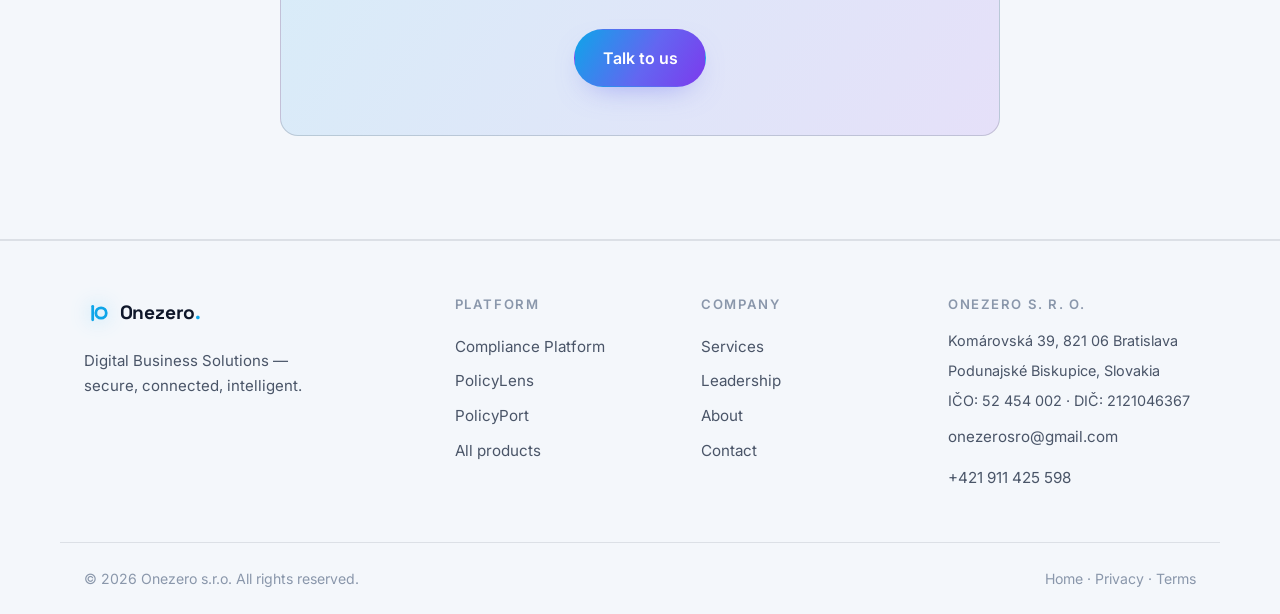
<file: platform.html>
<!DOCTYPE html>
<html lang="en">
<head>
  <meta charset="UTF-8" />
  <meta name="viewport" content="width=device-width, initial-scale=1.0" />
  <title>Compliance Platform — One Engine, Many Modules | Onezero</title>
  <meta name="description" content="The Onezero Compliance Platform: one engine, many modules for NIS2, DORA, and GDPR. Ingest config and telemetry once, normalize it once, and run every compliance check against it — with an Audit Room for regulator-ready evidence." />
  <meta name="theme-color" content="#ffffff" />

  <meta property="og:title" content="Onezero Compliance Platform — One Engine, Many Modules" />
  <meta property="og:description" content="One engine for NIS2 / DORA / GDPR. PolicyLens and PolicyPort are the first modules; the Audit Room turns their output into regulator-ready evidence." />
  <meta property="og:type" content="website" />

  <link rel="icon" href="data:image/svg+xml,%3Csvg xmlns='http://www.w3.org/2000/svg' viewBox='0 0 32 32'%3E%3Crect width='32' height='32' rx='7' fill='%23060913'/%3E%3Crect x='9' y='8' width='3.2' height='16' rx='1.6' fill='%2338bdf8'/%3E%3Ccircle cx='20.5' cy='16' r='5.4' fill='none' stroke='%23818cf8' stroke-width='3.2'/%3E%3C/svg%3E" />

  <link rel="preconnect" href="https://fonts.googleapis.com" />
  <link rel="preconnect" href="https://fonts.gstatic.com" crossorigin />
  <link href="https://fonts.googleapis.com/css2?family=Inter:wght@400;500;600;700;800&family=Space+Grotesk:wght@500;600;700&display=swap" rel="stylesheet" />

  <link rel="stylesheet" href="styles.css" />
</head>
<body>
  <a class="skip-link" href="#main">Skip to content</a>

  <!-- ===== Navigation ===== -->
  <header class="nav" id="nav">
    <div class="container nav__inner">
      <a class="brand" href="index.html" aria-label="Onezero home">
        <span class="brand__mark" aria-hidden="true">
          <svg viewBox="0 0 32 32" width="30" height="30">
            <rect x="9" y="6" width="3.4" height="20" rx="1.7" fill="currentColor"/>
            <circle cx="21" cy="16" r="6.4" fill="none" stroke="currentColor" stroke-width="3.4"/>
          </svg>
        </span>
        <span class="brand__name">Onezero<span class="brand__dot">.</span></span>
      </a>

      <nav class="nav__links" aria-label="Primary">
        <a href="index.html#services">Services</a>
        <a href="platform.html">Platform</a>
        <a href="index.html#products">Products</a>
        <a href="index.html#leadership">Leadership</a>
        <a href="index.html#contact" class="btn btn--sm btn--primary">Talk to us</a>
      </nav>

      <button class="nav__toggle" id="navToggle" aria-label="Open menu" aria-expanded="false" aria-controls="mobileMenu">
        <span></span><span></span><span></span>
      </button>
    </div>

    <div class="mobile-menu" id="mobileMenu" hidden>
      <a href="index.html#services">Services</a>
      <a href="platform.html">Platform</a>
      <a href="index.html#products">Products</a>
      <a href="index.html#leadership">Leadership</a>
      <a href="index.html#contact" class="btn btn--primary btn--block">Talk to us</a>
    </div>
  </header>

  <main id="main">
    <!-- ===== Hero ===== -->
    <section class="hero hero--sub">
      <div class="hero__glow" aria-hidden="true"></div>
      <div class="container hero__inner">
        <p class="eyebrow reveal"><a class="eyebrow__back" href="index.html">&larr; Onezero</a></p>
        <span class="badge reveal">Compliance Platform</span>
        <h1 class="hero__title reveal">One engine, many compliance modules</h1>
        <p class="hero__sub reveal">
          Ingest your network and security config and telemetry once, normalize it once, and run
          every NIS2 / DORA / GDPR check against it — with an <strong>Audit Room</strong> that
          turns the results into regulator-ready evidence.
        </p>
        <div class="hero__cta reveal">
          <a href="index.html#contact" class="btn btn--primary btn--lg">Talk to us</a>
          <a href="#modules" class="btn btn--ghost btn--lg">See the modules</a>
        </div>
      </div>
    </section>

    <!-- ===== The idea ===== -->
    <section class="section">
      <div class="container">
        <header class="section__head reveal">
          <p class="eyebrow"><span class="eyebrow__dot"></span> The idea</p>
          <h2 class="section__title">Separate tools, one shared core</h2>
        </header>
        <div class="prose reveal">
          <p>
            Migration, policy audit, control monitoring, incident reporting — they look like
            separate tools. They're not. Each one needs the same three things: a way to read
            heterogeneous network and security config and telemetry, a way to normalize it into
            one model, and a way to reason about it against the rules that matter.
          </p>
          <p>
            <strong>Onezero builds that core once</strong> — then every compliance capability
            plugs into it. The result is a platform, not a drawer full of point tools.
          </p>
        </div>
        <div class="tags reveal" style="margin-top:2rem">
          <span class="tag">NIS2</span>
          <span class="tag">DORA</span>
          <span class="tag">GDPR</span>
        </div>
      </div>
    </section>

    <!-- ===== Architecture ===== -->
    <section class="section section--alt" id="architecture">
      <div class="container">
        <header class="section__head reveal">
          <p class="eyebrow"><span class="eyebrow__dot"></span> Architecture</p>
          <h2 class="section__title">How the platform fits together</h2>
          <p class="section__lead">Data flows up: ingested, normalized by the shared engine, used by every module, and surfaced as evidence.</p>
        </header>

        <div class="stack reveal" role="img" aria-label="Platform architecture, bottom to top: data ingestion, core engine, modules, Audit Room">
          <div class="stack__layer">
            <span class="stack__label">Audit Room — evidence &amp; reporting</span>
            <div class="stack__items">
              <span>Unified evidence store</span>
              <span>Board-level posture</span>
              <span>Regulator-ready reports</span>
              <span>Deadline tracking</span>
            </div>
          </div>
          <div class="stack__arrow" aria-hidden="true">&uarr;</div>
          <div class="stack__layer">
            <span class="stack__label">Modules — each one a product</span>
            <div class="stack__items">
              <span>PolicyLens</span>
              <span>PolicyPort</span>
              <span>Control Monitoring</span>
              <span>Incident Reporting</span>
              <span>+ more</span>
            </div>
          </div>
          <div class="stack__arrow" aria-hidden="true">&uarr;</div>
          <div class="stack__layer stack__layer--engine">
            <span class="stack__label">Core engine — built once, shared by every module</span>
            <div class="stack__items">
              <span>Vendor-neutral policy model</span>
              <span>AI parse &amp; translate</span>
              <span>Deterministic rule engine</span>
              <span>Validation agents</span>
              <span>NIS2 / DORA / GDPR control map</span>
            </div>
          </div>
          <div class="stack__arrow" aria-hidden="true">&uarr;</div>
          <div class="stack__layer">
            <span class="stack__label">Data ingestion</span>
            <div class="stack__items">
              <span>Multi-vendor config exports</span>
              <span>SIEM / NSS logs</span>
              <span>Network flows &amp; topology</span>
              <span>Identity &amp; third-party access</span>
            </div>
          </div>
        </div>
      </div>
    </section>

    <!-- ===== Modules ===== -->
    <section class="section" id="modules">
      <div class="container">
        <header class="section__head reveal">
          <p class="eyebrow"><span class="eyebrow__dot"></span> Modules</p>
          <h2 class="section__title">Start with one, add as you need them</h2>
          <p class="section__lead">Every module sits on the same engine — so adopting another means more coverage, not another integration.</p>
        </header>

        <div class="modules">
          <article class="module reveal">
            <span class="module__status module__status--live">Live</span>
            <h3 class="module__name">PolicyLens</h3>
            <p class="module__desc">Continuous security-policy audit and drift detection across multi-site networks.</p>
            <p class="module__reg">NIS2 · network security</p>
            <a class="module__link" href="policylens.html">Explore PolicyLens &rarr;</a>
          </article>

          <article class="module reveal">
            <span class="module__status module__status--live">Live</span>
            <h3 class="module__name">PolicyPort</h3>
            <p class="module__desc">Supervised, AI-accelerated platform migration with continuous post-cutover validation.</p>
            <p class="module__reg">Migration · validation</p>
            <a class="module__link" href="policyport.html">Explore PolicyPort &rarr;</a>
          </article>

          <article class="module reveal">
            <span class="module__status module__status--soon">On the roadmap</span>
            <h3 class="module__name">Control Monitoring &amp; Evidence</h3>
            <p class="module__desc">Continuously monitor security controls and collect the evidence to prove them.</p>
            <p class="module__reg">NIS2 · DORA · control requirements</p>
          </article>

          <article class="module reveal">
            <span class="module__status module__status--soon">On the roadmap</span>
            <h3 class="module__name">Incident-Reporting Orchestrator</h3>
            <p class="module__desc">Run the NIS2 24h/72h and DORA incident timelines with structured, on-time reporting.</p>
            <p class="module__reg">NIS2 · DORA · incident reporting</p>
          </article>

          <article class="module reveal">
            <span class="module__status module__status--soon">On the roadmap</span>
            <h3 class="module__name">Third-Party Access Monitor</h3>
            <p class="module__desc">Track third-party and supply-chain connectivity and the risk that comes with it.</p>
            <p class="module__reg">NIS2 supply chain · DORA third-party risk</p>
          </article>

          <article class="module reveal">
            <span class="module__status module__status--soon">On the roadmap</span>
            <h3 class="module__name">Data-Flow &amp; Residency Mapper</h3>
            <p class="module__desc">Map data flows and cross-border transfers across the estate.</p>
            <p class="module__reg">GDPR · transfers</p>
          </article>

          <article class="module reveal">
            <span class="module__status module__status--soon">On the roadmap</span>
            <h3 class="module__name">Resilience-Testing Evidence</h3>
            <p class="module__desc">Capture and organize evidence from operational resilience testing.</p>
            <p class="module__reg">DORA · operational resilience</p>
          </article>
        </div>
      </div>
    </section>

    <!-- ===== Audit Room ===== -->
    <section class="section section--alt">
      <div class="container">
        <header class="section__head reveal">
          <p class="eyebrow"><span class="eyebrow__dot"></span> The Audit Room</p>
          <h2 class="section__title">Where module output becomes proof</h2>
          <p class="section__lead">
            Every module writes into a shared evidence store. The Audit Room turns that into a
            board-level posture view, regulator-ready reports, and deadline tracking — the layer
            that makes findings something an auditor or board will accept.
          </p>
        </header>
      </div>
    </section>

    <!-- ===== Why a platform ===== -->
    <section class="section">
      <div class="container">
        <header class="section__head reveal">
          <p class="eyebrow"><span class="eyebrow__dot"></span> Why a platform</p>
          <h2 class="section__title">One core, compounding value</h2>
        </header>
        <div class="capabilities">
          <article class="capability reveal">
            <h3 class="capability__title">Read once, reuse everywhere</h3>
            <p>Your estate is ingested and normalized a single time; every module then works from the same model.</p>
          </article>
          <article class="capability reveal">
            <h3 class="capability__title">Consistent answers</h3>
            <p>Migration, audit, monitoring, and reporting all reason against one control map — so findings line up instead of contradicting.</p>
          </article>
          <article class="capability reveal">
            <h3 class="capability__title">Evidence in one place</h3>
            <p>The Audit Room collects every module's output into board- and auditor-ready reporting, with the deadlines tracked.</p>
          </article>
        </div>
      </div>
    </section>

    <!-- ===== CTA ===== -->
    <section class="section section--alt">
      <div class="container">
        <div class="cta-band reveal">
          <h2 class="cta-band__title">Begin with one module.</h2>
          <p class="cta-band__text">Most engagements start with a migration or a policy health check — then grow into continuous, platform-wide compliance.</p>
          <a href="index.html#contact" class="btn btn--primary btn--lg">Talk to us</a>
        </div>
      </div>
    </section>
  </main>

  <!-- ===== Footer ===== -->
  <footer class="footer">
    <div class="container footer__inner">
      <div class="footer__brand">
        <a class="brand" href="index.html" aria-label="Onezero home">
          <span class="brand__mark" aria-hidden="true">
            <svg viewBox="0 0 32 32" width="26" height="26">
              <rect x="9" y="6" width="3.4" height="20" rx="1.7" fill="currentColor"/>
              <circle cx="21" cy="16" r="6.4" fill="none" stroke="currentColor" stroke-width="3.4"/>
            </svg>
          </span>
          <span class="brand__name">Onezero<span class="brand__dot">.</span></span>
        </a>
        <p class="footer__tag">Digital Business Solutions — secure, connected, intelligent.</p>
      </div>

      <nav class="footer__col" aria-label="Platform">
        <h4>Platform</h4>
        <a href="platform.html">Compliance Platform</a>
        <a href="policylens.html">PolicyLens</a>
        <a href="policyport.html">PolicyPort</a>
        <a href="index.html#products">All products</a>
      </nav>

      <nav class="footer__col" aria-label="Company">
        <h4>Company</h4>
        <a href="index.html#services">Services</a>
        <a href="index.html#leadership">Leadership</a>
        <a href="index.html#about">About</a>
        <a href="index.html#contact">Contact</a>
      </nav>

      <div class="footer__col">
        <h4>Onezero s. r. o.</h4>
        <p class="footer__meta">Komárovská 39, 821 06 Bratislava</p>
        <p class="footer__meta">Podunajské Biskupice, Slovakia</p>
        <p class="footer__meta">IČO: 52&nbsp;454&nbsp;002 &middot; DIČ: 2121046367</p>
        <p class="footer__meta"><a href="mailto:onezerosro@gmail.com">onezerosro@gmail.com</a></p>
        <p class="footer__meta"><a href="tel:+421911425598">+421 911 425 598</a></p>
      </div>
    </div>

    <div class="container footer__bar">
      <p>&copy; <span id="year">2026</span> Onezero s.r.o. All rights reserved.</p>
      <p class="footer__legal"><a href="index.html">Home</a> &middot; <a href="privacy.html">Privacy</a> &middot; <a href="terms.html">Terms</a></p>
    </div>
  </footer>

  <script src="script.js" defer></script>
</body>
</html>
</file>
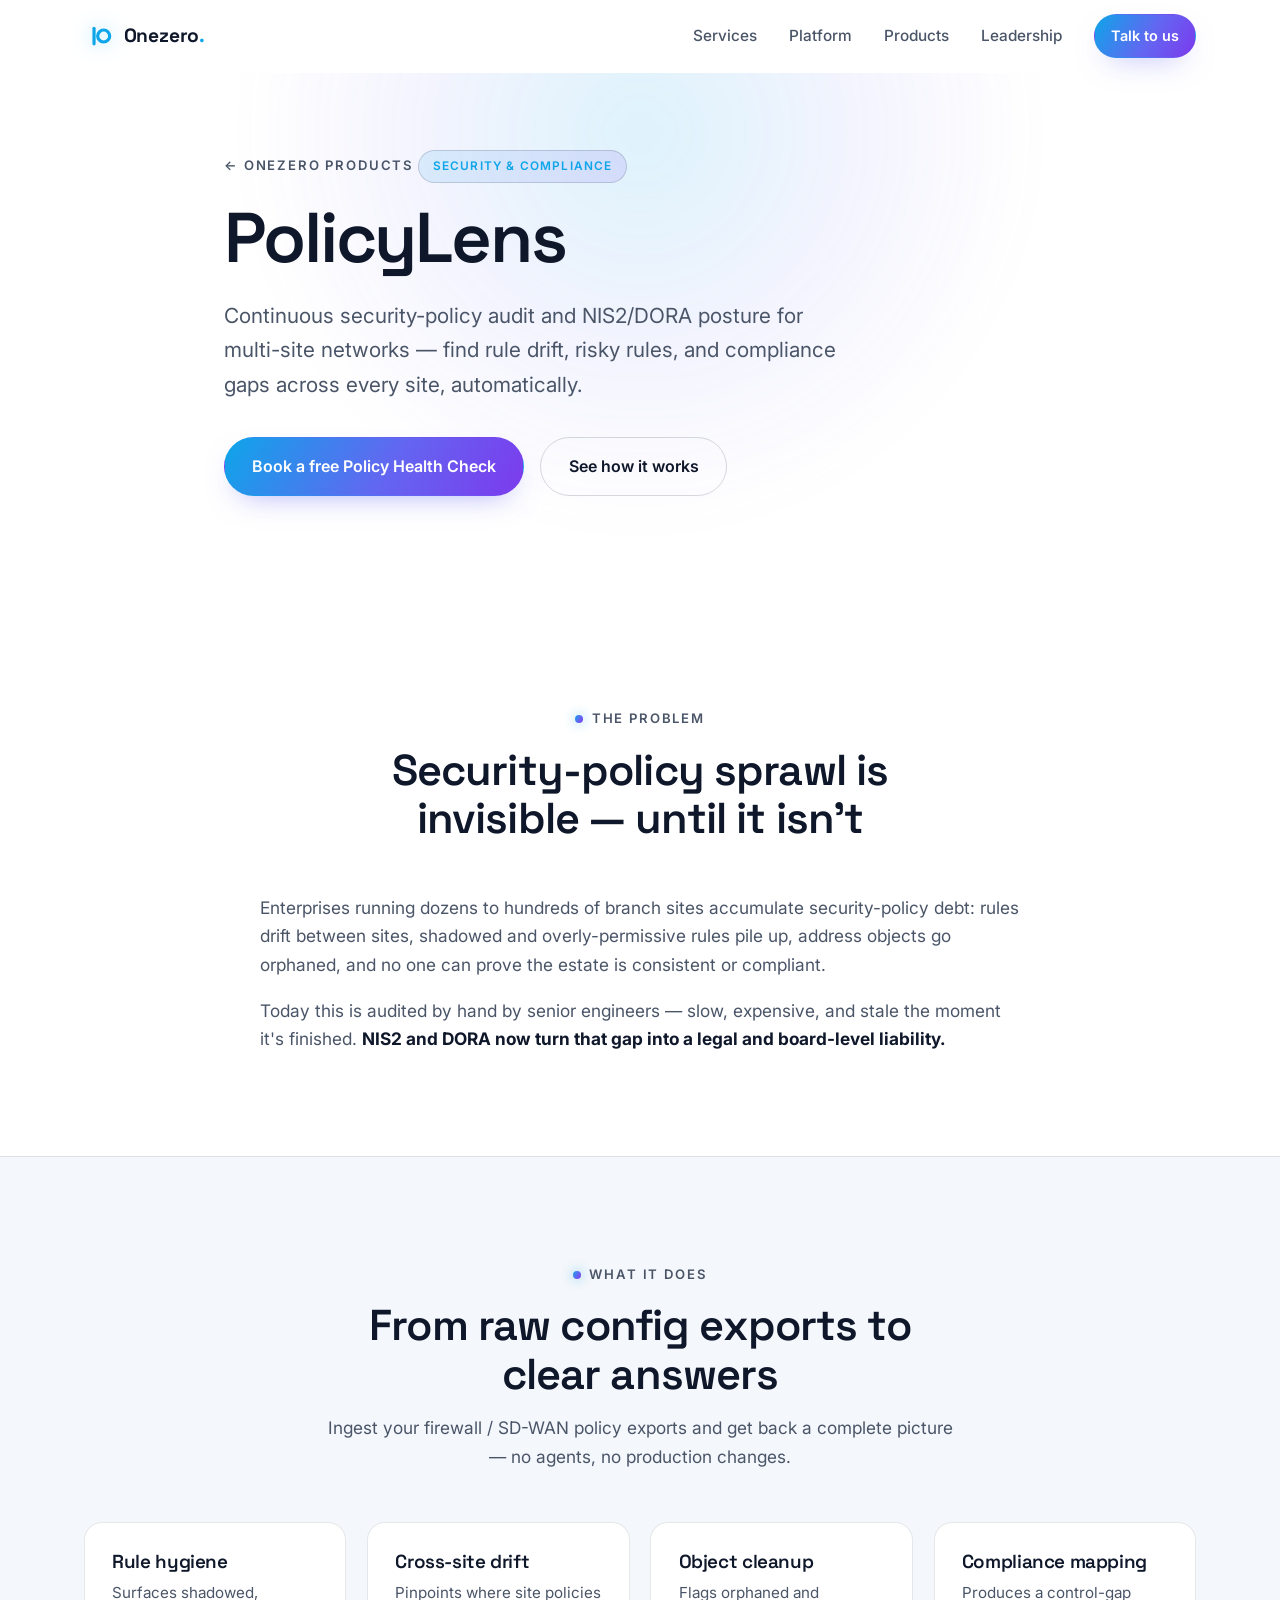
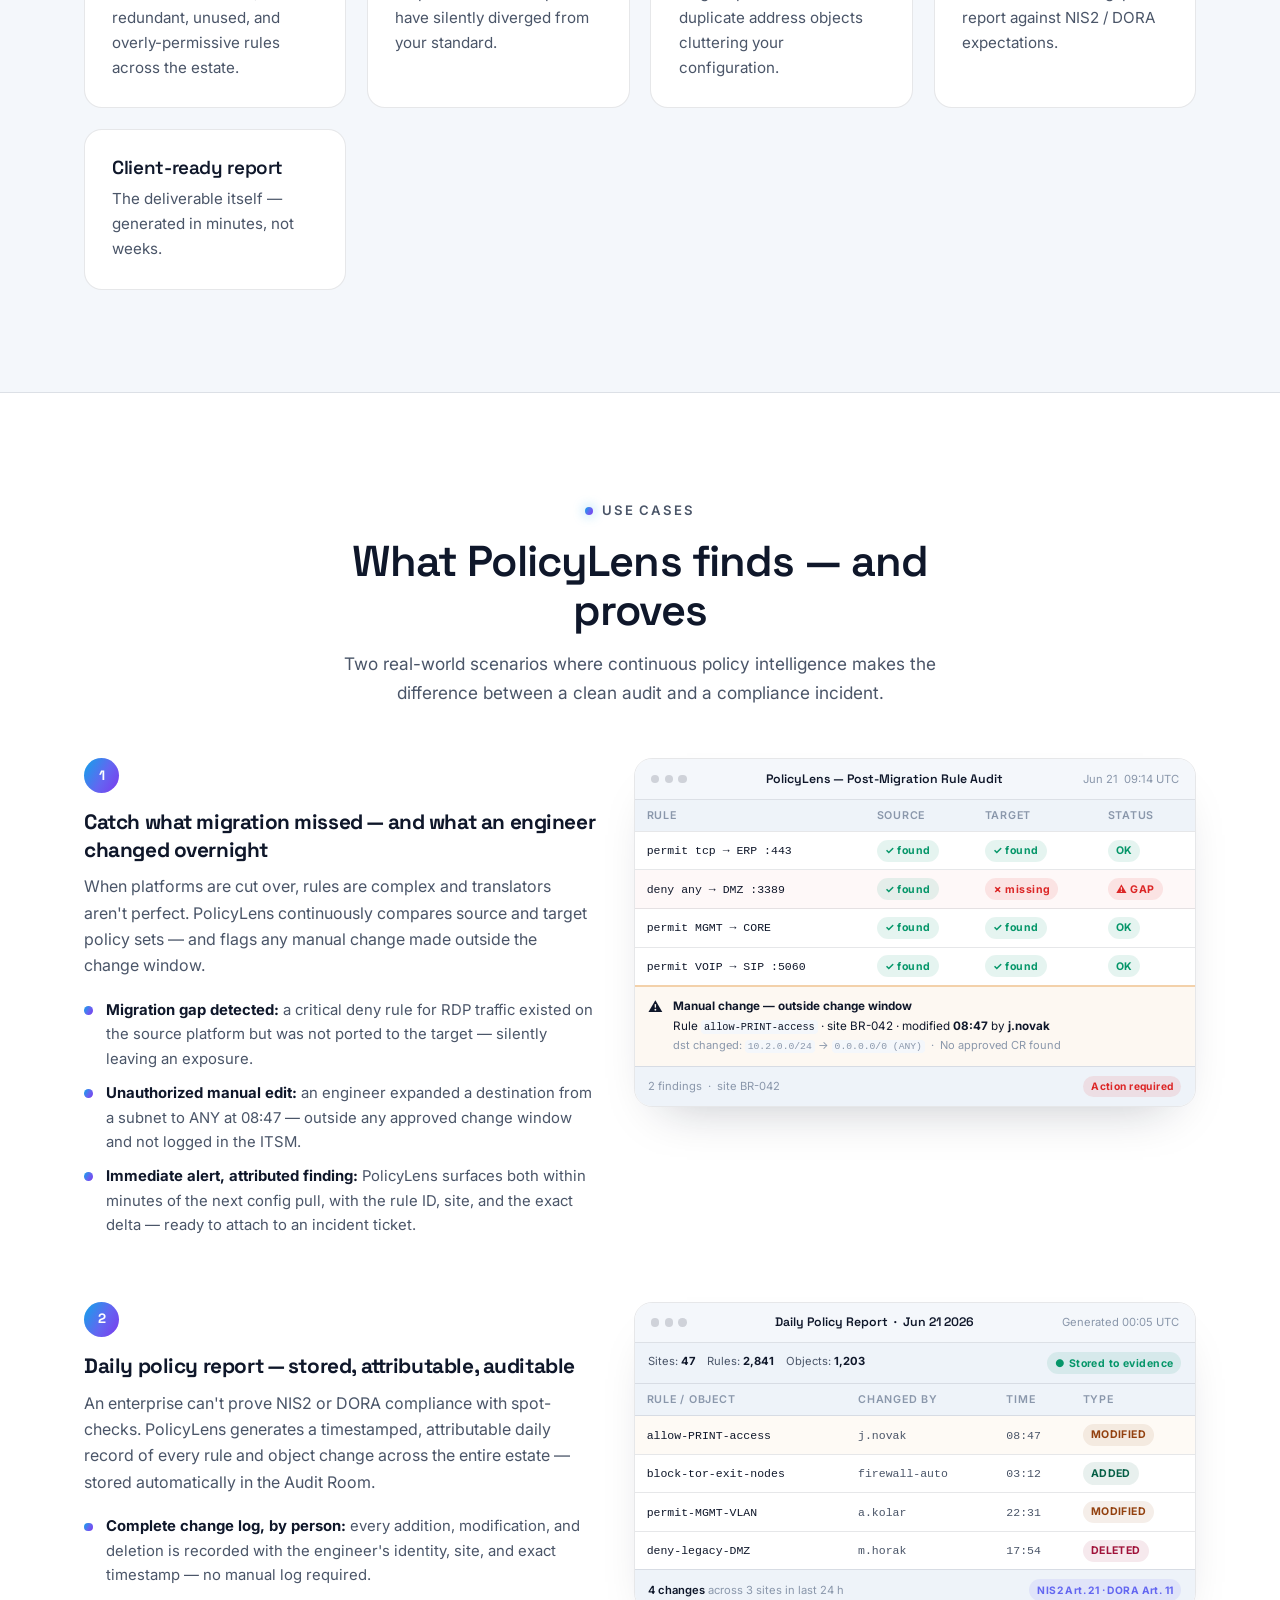
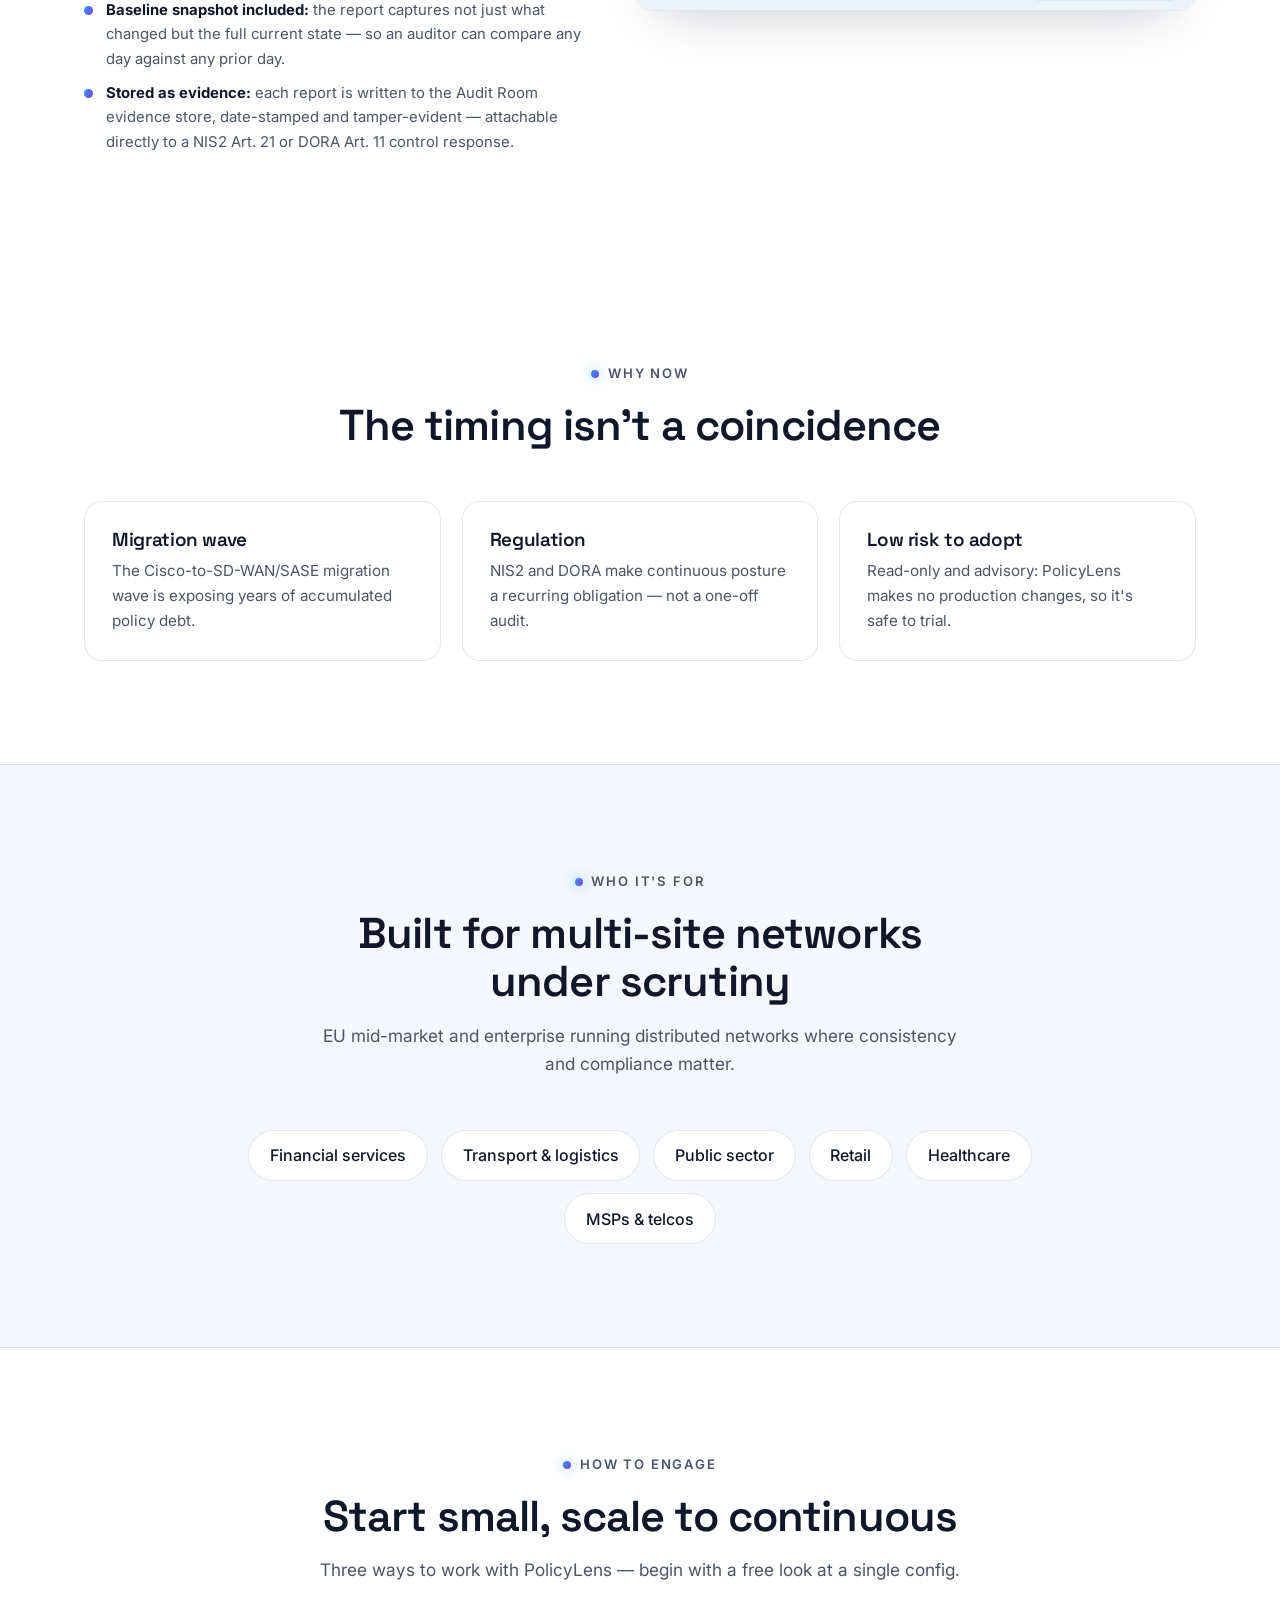
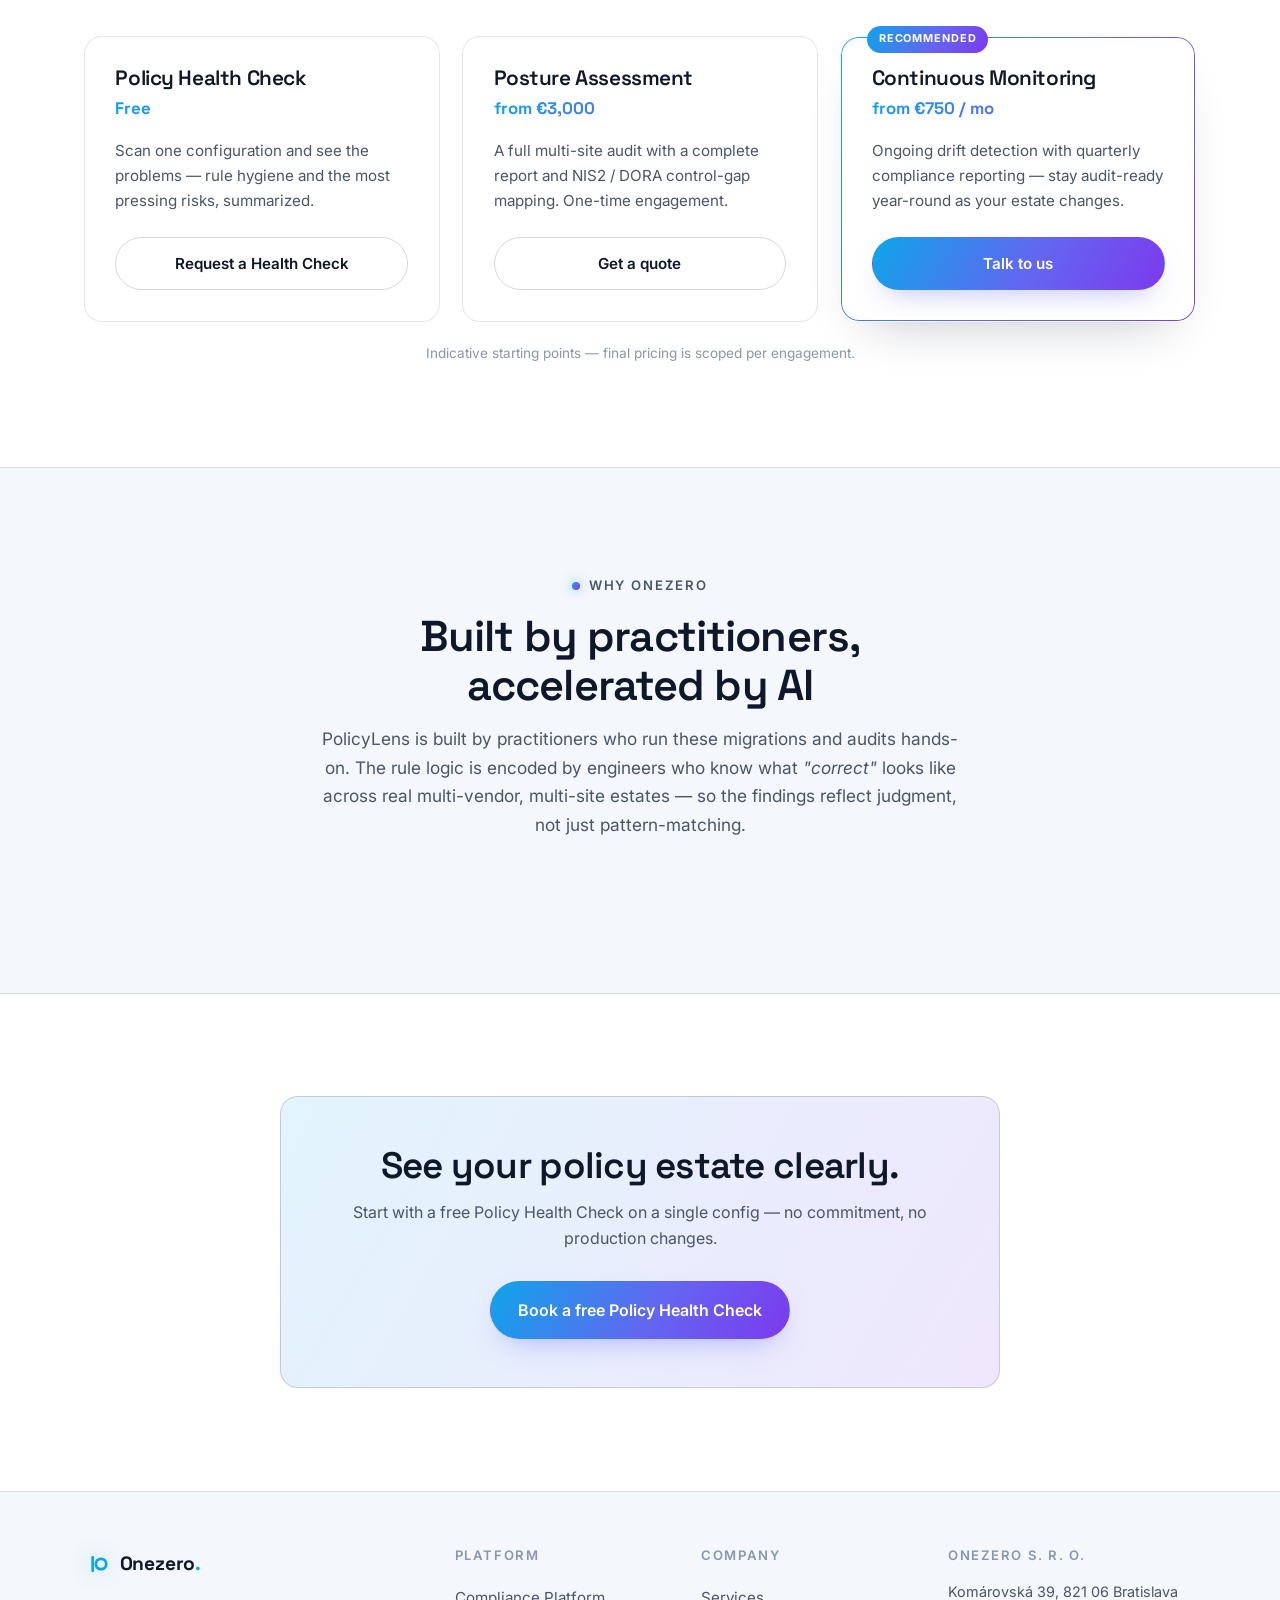
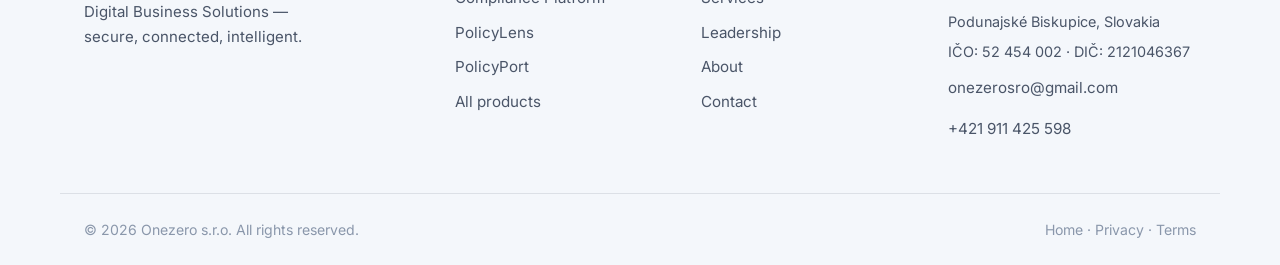
<file: policylens.html>
<!DOCTYPE html>
<html lang="en">
<head>
  <meta charset="UTF-8" />
  <meta name="viewport" content="width=device-width, initial-scale=1.0" />
  <title>PolicyLens — Continuous Policy Audit & NIS2/DORA Posture | Onezero</title>
  <meta name="description" content="PolicyLens by Onezero — NIS2 firewall policy audit, DORA network compliance posture, and multi-site security policy drift detection. Find rule drift, risky rules, and compliance gaps across every site, automatically." />
  <meta name="theme-color" content="#ffffff" />

  <meta property="og:title" content="PolicyLens — Continuous Policy Audit & NIS2/DORA Posture" />
  <meta property="og:description" content="Find rule drift, risky rules, and compliance gaps across every site — automatically. The audit your senior engineers do by hand, in minutes instead of weeks." />
  <meta property="og:type" content="website" />

  <link rel="icon" href="data:image/svg+xml,%3Csvg xmlns='http://www.w3.org/2000/svg' viewBox='0 0 32 32'%3E%3Crect width='32' height='32' rx='7' fill='%23060913'/%3E%3Crect x='9' y='8' width='3.2' height='16' rx='1.6' fill='%2338bdf8'/%3E%3Ccircle cx='20.5' cy='16' r='5.4' fill='none' stroke='%23818cf8' stroke-width='3.2'/%3E%3C/svg%3E" />

  <link rel="preconnect" href="https://fonts.googleapis.com" />
  <link rel="preconnect" href="https://fonts.gstatic.com" crossorigin />
  <link href="https://fonts.googleapis.com/css2?family=Inter:wght@400;500;600;700;800&family=Space+Grotesk:wght@500;600;700&display=swap" rel="stylesheet" />

  <link rel="stylesheet" href="styles.css" />
</head>
<body>
  <a class="skip-link" href="#main">Skip to content</a>

  <!-- ===== Navigation ===== -->
  <header class="nav" id="nav">
    <div class="container nav__inner">
      <a class="brand" href="index.html" aria-label="Onezero home">
        <span class="brand__mark" aria-hidden="true">
          <svg viewBox="0 0 32 32" width="30" height="30">
            <rect x="9" y="6" width="3.4" height="20" rx="1.7" fill="currentColor"/>
            <circle cx="21" cy="16" r="6.4" fill="none" stroke="currentColor" stroke-width="3.4"/>
          </svg>
        </span>
        <span class="brand__name">Onezero<span class="brand__dot">.</span></span>
      </a>

      <nav class="nav__links" aria-label="Primary">
        <a href="index.html#services">Services</a>
        <a href="platform.html">Platform</a>
        <a href="index.html#products">Products</a>
        <a href="index.html#leadership">Leadership</a>
        <a href="index.html#contact" class="btn btn--sm btn--primary">Talk to us</a>
      </nav>

      <button class="nav__toggle" id="navToggle" aria-label="Open menu" aria-expanded="false" aria-controls="mobileMenu">
        <span></span><span></span><span></span>
      </button>
    </div>

    <div class="mobile-menu" id="mobileMenu" hidden>
      <a href="index.html#services">Services</a>
      <a href="platform.html">Platform</a>
      <a href="index.html#products">Products</a>
      <a href="index.html#leadership">Leadership</a>
      <a href="index.html#contact" class="btn btn--primary btn--block">Talk to us</a>
    </div>
  </header>

  <main id="main">
    <!-- ===== Hero ===== -->
    <section class="hero hero--sub">
      <div class="hero__glow" aria-hidden="true"></div>
      <div class="container hero__inner">
        <p class="eyebrow reveal"><a class="eyebrow__back" href="index.html#products">&larr; Onezero Products</a></p>
        <span class="badge reveal">Security &amp; Compliance</span>
        <h1 class="hero__title reveal">PolicyLens</h1>
        <p class="hero__sub reveal">
          Continuous security-policy audit and NIS2/DORA posture for multi-site networks —
          find rule drift, risky rules, and compliance gaps across every site, automatically.
        </p>
        <div class="hero__cta reveal">
          <a href="index.html#contact" class="btn btn--primary btn--lg">Book a free Policy Health Check</a>
          <a href="#how" class="btn btn--ghost btn--lg">See how it works</a>
        </div>
      </div>
    </section>

    <!-- ===== The problem ===== -->
    <section class="section">
      <div class="container">
        <header class="section__head reveal">
          <p class="eyebrow"><span class="eyebrow__dot"></span> The problem</p>
          <h2 class="section__title">Security-policy sprawl is invisible — until it isn't</h2>
        </header>
        <div class="prose reveal">
          <p>
            Enterprises running dozens to hundreds of branch sites accumulate security-policy
            debt: rules drift between sites, shadowed and overly-permissive rules pile up,
            address objects go orphaned, and no one can prove the estate is consistent or
            compliant.
          </p>
          <p>
            Today this is audited by hand by senior engineers — slow, expensive, and stale the
            moment it's finished. <strong>NIS2 and DORA now turn that gap into a legal and
            board-level liability.</strong>
          </p>
        </div>
      </div>
    </section>

    <!-- ===== What it does ===== -->
    <section class="section section--alt" id="how">
      <div class="container">
        <header class="section__head reveal">
          <p class="eyebrow"><span class="eyebrow__dot"></span> What it does</p>
          <h2 class="section__title">From raw config exports to clear answers</h2>
          <p class="section__lead">
            Ingest your firewall / SD-WAN policy exports and get back a complete picture —
            no agents, no production changes.
          </p>
        </header>

        <div class="capabilities">
          <article class="capability reveal">
            <h3 class="capability__title">Rule hygiene</h3>
            <p>Surfaces shadowed, redundant, unused, and overly-permissive rules across the estate.</p>
          </article>
          <article class="capability reveal">
            <h3 class="capability__title">Cross-site drift</h3>
            <p>Pinpoints where site policies have silently diverged from your standard.</p>
          </article>
          <article class="capability reveal">
            <h3 class="capability__title">Object cleanup</h3>
            <p>Flags orphaned and duplicate address objects cluttering your configuration.</p>
          </article>
          <article class="capability reveal">
            <h3 class="capability__title">Compliance mapping</h3>
            <p>Produces a control-gap report against NIS2 / DORA expectations.</p>
          </article>
          <article class="capability reveal">
            <h3 class="capability__title">Client-ready report</h3>
            <p>The deliverable itself — generated in minutes, not weeks.</p>
          </article>
        </div>
      </div>
    </section>

    <!-- ===== Use cases ===== -->
    <section class="section" id="usecases">
      <div class="container">
        <header class="section__head reveal">
          <p class="eyebrow"><span class="eyebrow__dot"></span> Use cases</p>
          <h2 class="section__title">What PolicyLens finds — and proves</h2>
          <p class="section__lead">Two real-world scenarios where continuous policy intelligence makes the difference between a clean audit and a compliance incident.</p>
        </header>

        <div class="uc">

          <!-- UC 1: Migration gap + manual change -->
          <div class="uc-item reveal">
            <div class="uc-meta">
              <div class="uc-num">1</div>
              <h3 class="uc-title">Catch what migration missed — and what an engineer changed overnight</h3>
              <p class="uc-lead">When platforms are cut over, rules are complex and translators aren't perfect. PolicyLens continuously compares source and target policy sets — and flags any manual change made outside the change window.</p>
              <ul class="uc-points">
                <li><strong>Migration gap detected:</strong> a critical deny rule for RDP traffic existed on the source platform but was not ported to the target — silently leaving an exposure.</li>
                <li><strong>Unauthorized manual edit:</strong> an engineer expanded a destination from a subnet to ANY at 08:47 — outside any approved change window and not logged in the ITSM.</li>
                <li><strong>Immediate alert, attributed finding:</strong> PolicyLens surfaces both within minutes of the next config pull, with the rule ID, site, and the exact delta — ready to attach to an incident ticket.</li>
              </ul>
            </div>
            <div class="uc-panel" role="img" aria-label="Policy audit finding: migration gap and manual change alert">
              <div class="uc-panel__bar">
                <div class="uc-panel__dots"><span></span><span></span><span></span></div>
                <span class="uc-panel__title">PolicyLens — Post-Migration Rule Audit</span>
                <span class="uc-panel__ts">Jun 21 &nbsp;09:14 UTC</span>
              </div>
              <table class="uc-tbl">
                <thead>
                  <tr>
                    <th>Rule</th>
                    <th>Source</th>
                    <th>Target</th>
                    <th>Status</th>
                  </tr>
                </thead>
                <tbody>
                  <tr>
                    <td>permit tcp → ERP :443</td>
                    <td><span class="uc-badge uc-badge--ok">✓ found</span></td>
                    <td><span class="uc-badge uc-badge--ok">✓ found</span></td>
                    <td><span class="uc-badge uc-badge--ok">OK</span></td>
                  </tr>
                  <tr class="uc-row--alert">
                    <td>deny any → DMZ :3389</td>
                    <td><span class="uc-badge uc-badge--ok">✓ found</span></td>
                    <td><span class="uc-badge uc-badge--err">✗ missing</span></td>
                    <td><span class="uc-badge uc-badge--err">⚠ GAP</span></td>
                  </tr>
                  <tr>
                    <td>permit MGMT → CORE</td>
                    <td><span class="uc-badge uc-badge--ok">✓ found</span></td>
                    <td><span class="uc-badge uc-badge--ok">✓ found</span></td>
                    <td><span class="uc-badge uc-badge--ok">OK</span></td>
                  </tr>
                  <tr>
                    <td>permit VOIP → SIP :5060</td>
                    <td><span class="uc-badge uc-badge--ok">✓ found</span></td>
                    <td><span class="uc-badge uc-badge--ok">✓ found</span></td>
                    <td><span class="uc-badge uc-badge--ok">OK</span></td>
                  </tr>
                </tbody>
              </table>
              <div class="uc-alert">
                <span class="uc-alert__icon">⚠</span>
                <div class="uc-alert__body">
                  <strong>Manual change — outside change window</strong><br>
                  Rule <code>allow-PRINT-access</code> · site BR-042 · modified <strong>08:47</strong> by <strong>j.novak</strong><br>
                  <span class="uc-alert__sub">dst changed: <code>10.2.0.0/24</code> → <code>0.0.0.0/0 (ANY)</code> &nbsp;·&nbsp; No approved CR found</span>
                </div>
              </div>
              <div class="uc-footer">
                <span>2 findings &nbsp;·&nbsp; site BR-042</span>
                <span class="uc-badge uc-badge--err">Action required</span>
              </div>
            </div>
          </div><!-- /UC 1 -->

          <!-- UC 2: Daily audit report -->
          <div class="uc-item reveal">
            <div class="uc-meta">
              <div class="uc-num">2</div>
              <h3 class="uc-title">Daily policy report — stored, attributable, auditable</h3>
              <p class="uc-lead">An enterprise can't prove NIS2 or DORA compliance with spot-checks. PolicyLens generates a timestamped, attributable daily record of every rule and object change across the entire estate — stored automatically in the Audit Room.</p>
              <ul class="uc-points">
                <li><strong>Complete change log, by person:</strong> every addition, modification, and deletion is recorded with the engineer's identity, site, and exact timestamp — no manual log required.</li>
                <li><strong>Baseline snapshot included:</strong> the report captures not just what changed but the full current state — so an auditor can compare any day against any prior day.</li>
                <li><strong>Stored as evidence:</strong> each report is written to the Audit Room evidence store, date-stamped and tamper-evident — attachable directly to a NIS2 Art. 21 or DORA Art. 11 control response.</li>
              </ul>
            </div>
            <div class="uc-panel" role="img" aria-label="Daily policy change report with audit trail">
              <div class="uc-panel__bar">
                <div class="uc-panel__dots"><span></span><span></span><span></span></div>
                <span class="uc-panel__title">Daily Policy Report &nbsp;·&nbsp; Jun 21 2026</span>
                <span class="uc-panel__ts">Generated 00:05 UTC</span>
              </div>
              <div style="display:flex;gap:.7rem;padding:.55rem .85rem;border-bottom:1px solid var(--border);background:var(--surface-2);font-size:.7rem;color:var(--muted)">
                <span>Sites: <strong style="color:var(--text)">47</strong></span>
                <span>Rules: <strong style="color:var(--text)">2,841</strong></span>
                <span>Objects: <strong style="color:var(--text)">1,203</strong></span>
                <span style="margin-left:auto"><span class="uc-badge uc-badge--ok">● Stored to evidence</span></span>
              </div>
              <table class="uc-tbl">
                <thead>
                  <tr>
                    <th>Rule / object</th>
                    <th>Changed by</th>
                    <th>Time</th>
                    <th>Type</th>
                  </tr>
                </thead>
                <tbody>
                  <tr class="uc-row--warn">
                    <td>allow-PRINT-access</td>
                    <td>j.novak</td>
                    <td>08:47</td>
                    <td><span class="uc-badge uc-badge--mod">MODIFIED</span></td>
                  </tr>
                  <tr>
                    <td>block-tor-exit-nodes</td>
                    <td>firewall-auto</td>
                    <td>03:12</td>
                    <td><span class="uc-badge uc-badge--new">ADDED</span></td>
                  </tr>
                  <tr>
                    <td>permit-MGMT-VLAN</td>
                    <td>a.kolar</td>
                    <td>22:31</td>
                    <td><span class="uc-badge uc-badge--mod">MODIFIED</span></td>
                  </tr>
                  <tr>
                    <td>deny-legacy-DMZ</td>
                    <td>m.horak</td>
                    <td>17:54</td>
                    <td><span class="uc-badge uc-badge--del">DELETED</span></td>
                  </tr>
                </tbody>
              </table>
              <div class="uc-footer">
                <span><strong>4 changes</strong> across 3 sites in last 24 h</span>
                <span class="uc-badge uc-badge--info">NIS2 Art. 21 · DORA Art. 11</span>
              </div>
            </div>
          </div><!-- /UC 2 -->

        </div><!-- /uc -->
      </div>
    </section>

    <!-- ===== Why now ===== -->
    <section class="section">
      <div class="container">
        <header class="section__head reveal">
          <p class="eyebrow"><span class="eyebrow__dot"></span> Why now</p>
          <h2 class="section__title">The timing isn't a coincidence</h2>
        </header>
        <div class="capabilities">
          <article class="capability reveal">
            <h3 class="capability__title">Migration wave</h3>
            <p>The Cisco-to-SD-WAN/SASE migration wave is exposing years of accumulated policy debt.</p>
          </article>
          <article class="capability reveal">
            <h3 class="capability__title">Regulation</h3>
            <p>NIS2 and DORA make continuous posture a recurring obligation — not a one-off audit.</p>
          </article>
          <article class="capability reveal">
            <h3 class="capability__title">Low risk to adopt</h3>
            <p>Read-only and advisory: PolicyLens makes no production changes, so it's safe to trial.</p>
          </article>
        </div>
      </div>
    </section>

    <!-- ===== Who it's for ===== -->
    <section class="section section--alt">
      <div class="container">
        <header class="section__head reveal">
          <p class="eyebrow"><span class="eyebrow__dot"></span> Who it's for</p>
          <h2 class="section__title">Built for multi-site networks under scrutiny</h2>
          <p class="section__lead">EU mid-market and enterprise running distributed networks where consistency and compliance matter.</p>
        </header>
        <div class="tags">
          <span class="tag reveal">Financial services</span>
          <span class="tag reveal">Transport &amp; logistics</span>
          <span class="tag reveal">Public sector</span>
          <span class="tag reveal">Retail</span>
          <span class="tag reveal">Healthcare</span>
          <span class="tag reveal">MSPs &amp; telcos</span>
        </div>
      </div>
    </section>

    <!-- ===== How to engage ===== -->
    <section class="section">
      <div class="container">
        <header class="section__head reveal">
          <p class="eyebrow"><span class="eyebrow__dot"></span> How to engage</p>
          <h2 class="section__title">Start small, scale to continuous</h2>
          <p class="section__lead">Three ways to work with PolicyLens — begin with a free look at a single config.</p>
        </header>

        <div class="tiers">
          <article class="tier reveal">
            <h3 class="tier__name">Policy Health Check</h3>
            <p class="tier__price">Free</p>
            <p class="tier__desc">Scan one configuration and see the problems — rule hygiene and the most pressing risks, summarized.</p>
            <a class="btn btn--ghost btn--block" href="index.html#contact">Request a Health Check</a>
          </article>

          <article class="tier reveal">
            <h3 class="tier__name">Posture Assessment</h3>
            <p class="tier__price">from €3,000</p>
            <p class="tier__desc">A full multi-site audit with a complete report and NIS2 / DORA control-gap mapping. One-time engagement.</p>
            <a class="btn btn--ghost btn--block" href="index.html#contact">Get a quote</a>
          </article>

          <article class="tier tier--featured reveal">
            <span class="tier__tag">Recommended</span>
            <h3 class="tier__name">Continuous Monitoring</h3>
            <p class="tier__price">from €750 / mo</p>
            <p class="tier__desc">Ongoing drift detection with quarterly compliance reporting — stay audit-ready year-round as your estate changes.</p>
            <a class="btn btn--primary btn--block" href="index.html#contact">Talk to us</a>
          </article>
        </div>
        <p class="tiers__note">Indicative starting points — final pricing is scoped per engagement.</p>
      </div>
    </section>

    <!-- ===== Why us ===== -->
    <section class="section section--alt">
      <div class="container">
        <header class="section__head reveal">
          <p class="eyebrow"><span class="eyebrow__dot"></span> Why Onezero</p>
          <h2 class="section__title">Built by practitioners, accelerated by AI</h2>
          <p class="section__lead">
            PolicyLens is built by practitioners who run these migrations and audits hands-on.
            The rule logic is encoded by engineers who know what <em>"correct"</em> looks like
            across real multi-vendor, multi-site estates — so the findings reflect judgment, not
            just pattern-matching.
          </p>
        </header>
      </div>
    </section>

    <!-- ===== CTA ===== -->
    <section class="section">
      <div class="container">
        <div class="cta-band reveal">
          <h2 class="cta-band__title">See your policy estate clearly.</h2>
          <p class="cta-band__text">Start with a free Policy Health Check on a single config — no commitment, no production changes.</p>
          <a href="index.html#contact" class="btn btn--primary btn--lg">Book a free Policy Health Check</a>
        </div>
      </div>
    </section>
  </main>

  <!-- ===== Footer ===== -->
  <footer class="footer">
    <div class="container footer__inner">
      <div class="footer__brand">
        <a class="brand" href="index.html" aria-label="Onezero home">
          <span class="brand__mark" aria-hidden="true">
            <svg viewBox="0 0 32 32" width="26" height="26">
              <rect x="9" y="6" width="3.4" height="20" rx="1.7" fill="currentColor"/>
              <circle cx="21" cy="16" r="6.4" fill="none" stroke="currentColor" stroke-width="3.4"/>
            </svg>
          </span>
          <span class="brand__name">Onezero<span class="brand__dot">.</span></span>
        </a>
        <p class="footer__tag">Digital Business Solutions — secure, connected, intelligent.</p>
      </div>

      <nav class="footer__col" aria-label="Platform">
        <h4>Platform</h4>
        <a href="platform.html">Compliance Platform</a>
        <a href="policylens.html">PolicyLens</a>
        <a href="policyport.html">PolicyPort</a>
        <a href="index.html#products">All products</a>
      </nav>

      <nav class="footer__col" aria-label="Company">
        <h4>Company</h4>
        <a href="index.html#services">Services</a>
        <a href="index.html#leadership">Leadership</a>
        <a href="index.html#about">About</a>
        <a href="index.html#contact">Contact</a>
      </nav>

      <div class="footer__col">
        <h4>Onezero s. r. o.</h4>
        <p class="footer__meta">Komárovská 39, 821 06 Bratislava</p>
        <p class="footer__meta">Podunajské Biskupice, Slovakia</p>
        <p class="footer__meta">IČO: 52&nbsp;454&nbsp;002 &middot; DIČ: 2121046367</p>
        <p class="footer__meta"><a href="mailto:onezerosro@gmail.com">onezerosro@gmail.com</a></p>
        <p class="footer__meta"><a href="tel:+421911425598">+421 911 425 598</a></p>
      </div>
    </div>

    <div class="container footer__bar">
      <p>&copy; <span id="year">2026</span> Onezero s.r.o. All rights reserved.</p>
      <p class="footer__legal"><a href="index.html">Home</a> &middot; <a href="privacy.html">Privacy</a> &middot; <a href="terms.html">Terms</a></p>
    </div>
  </footer>

  <script src="script.js" defer></script>
</body>
</html>
</file>
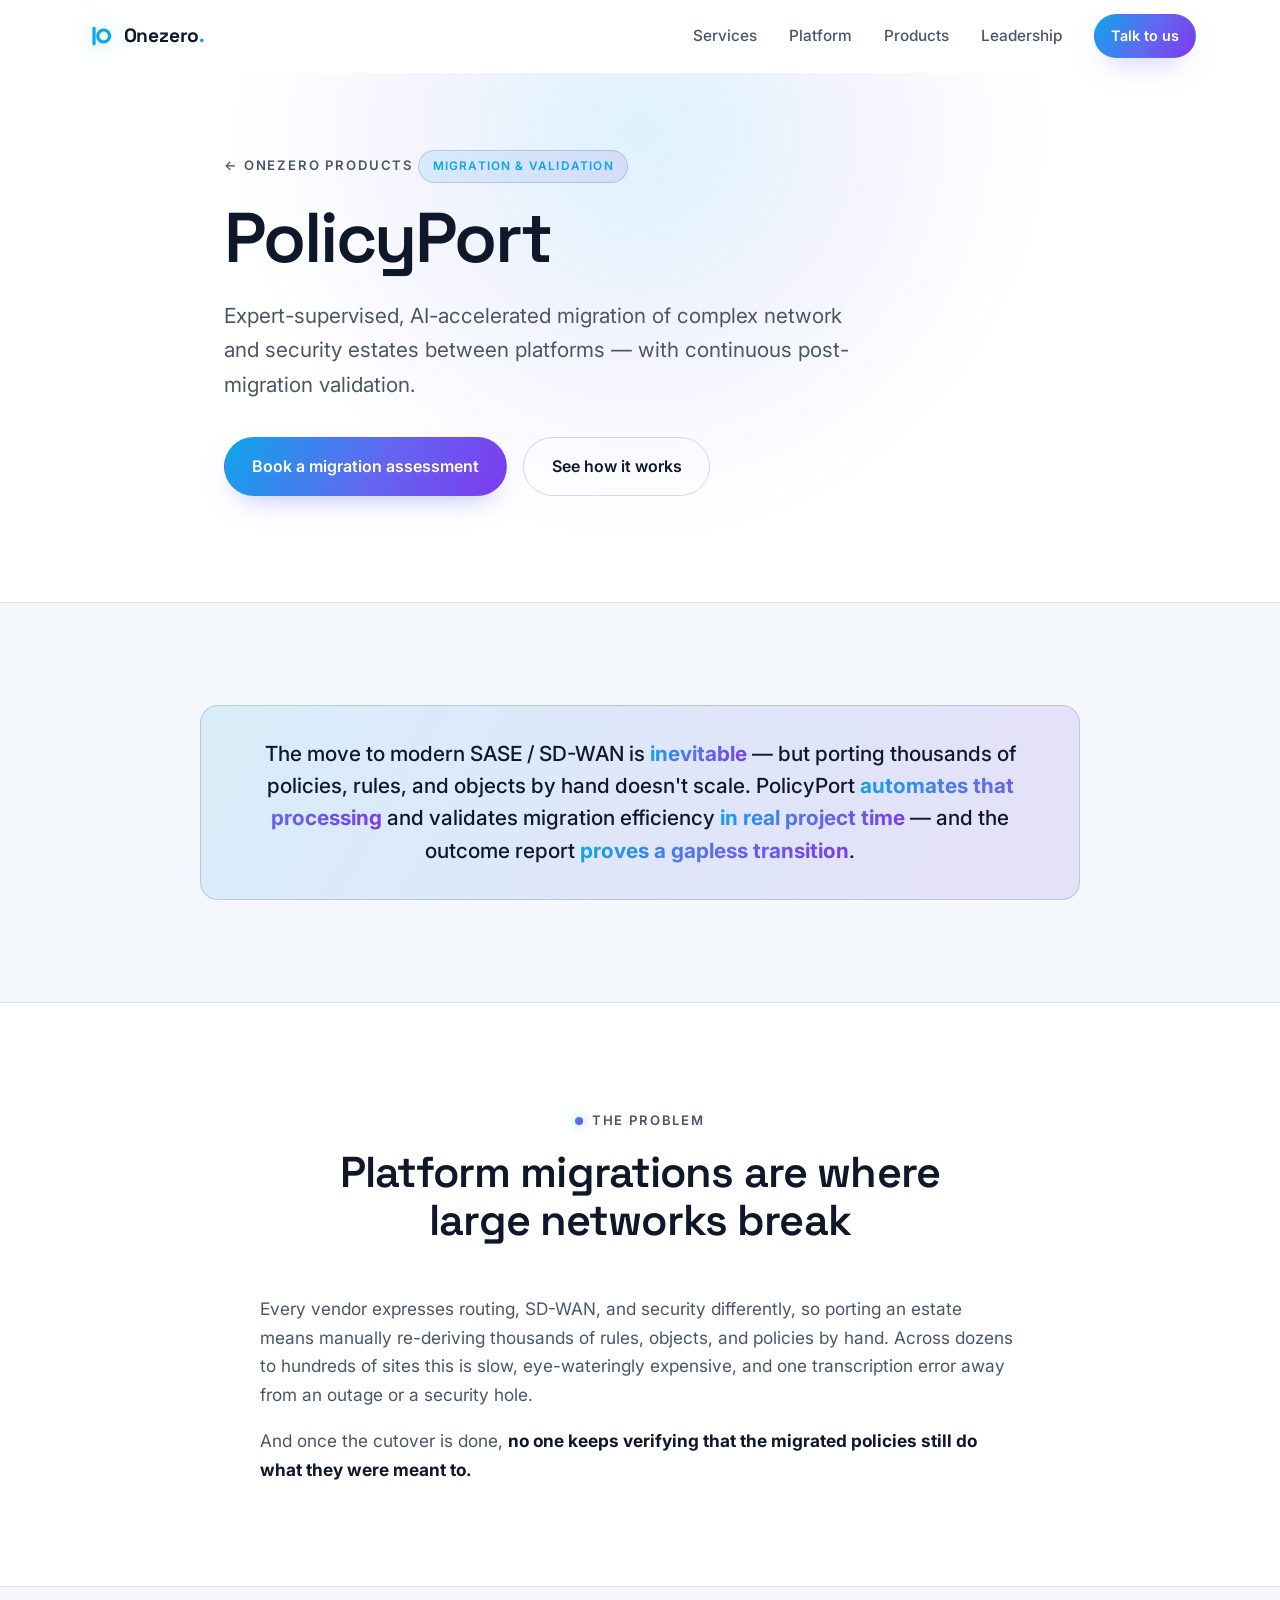
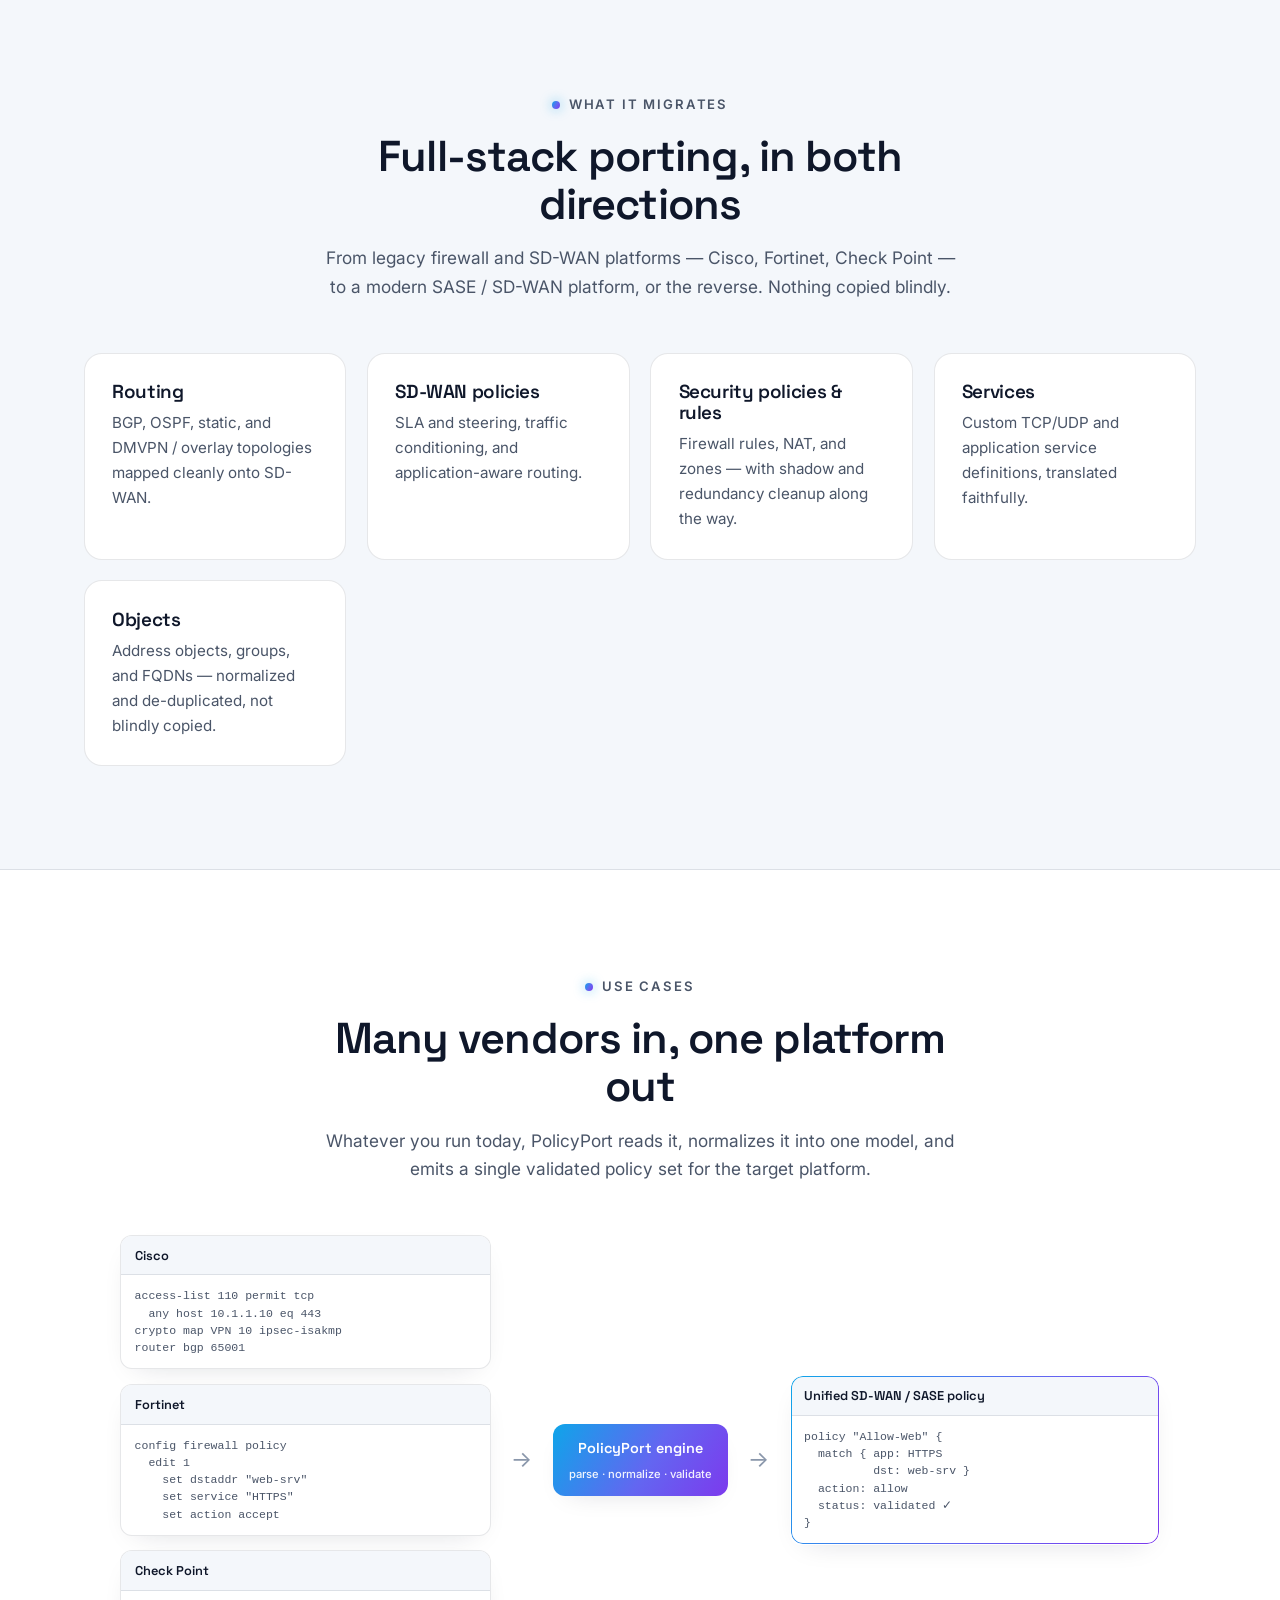
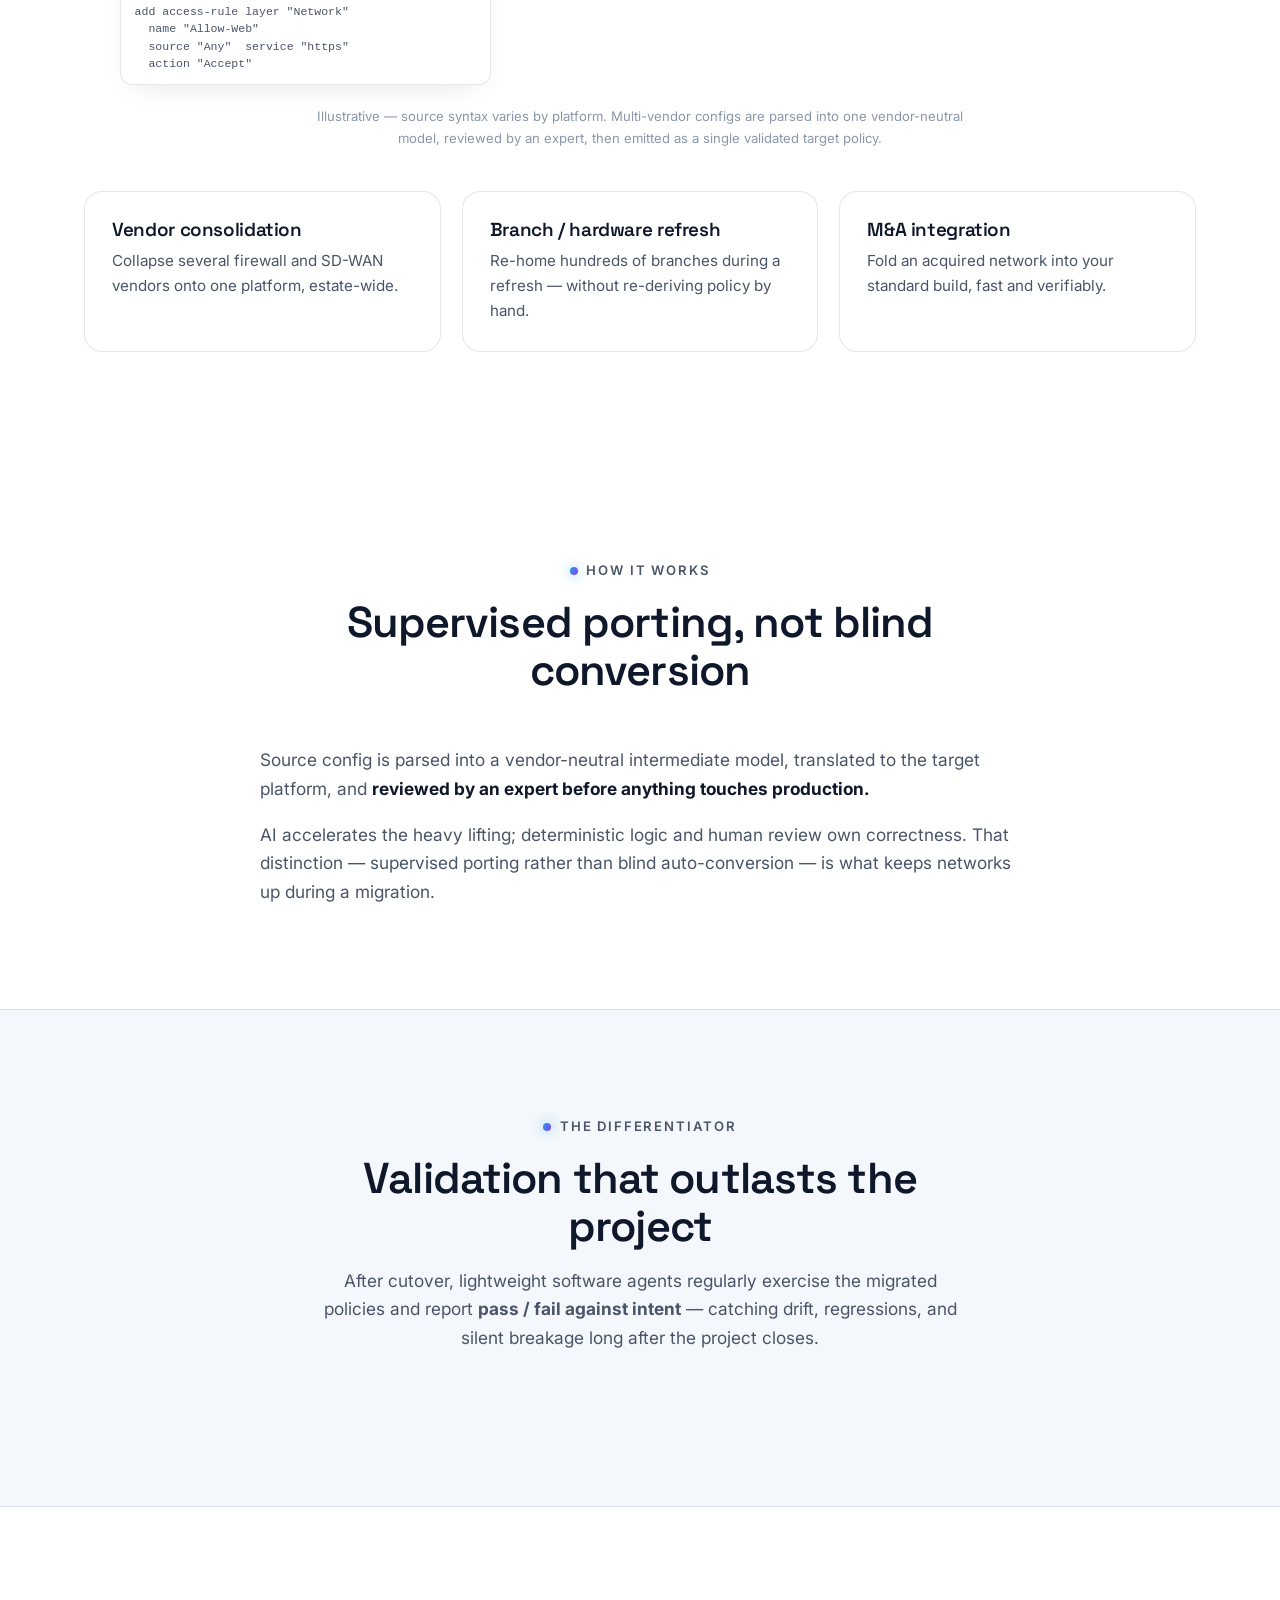
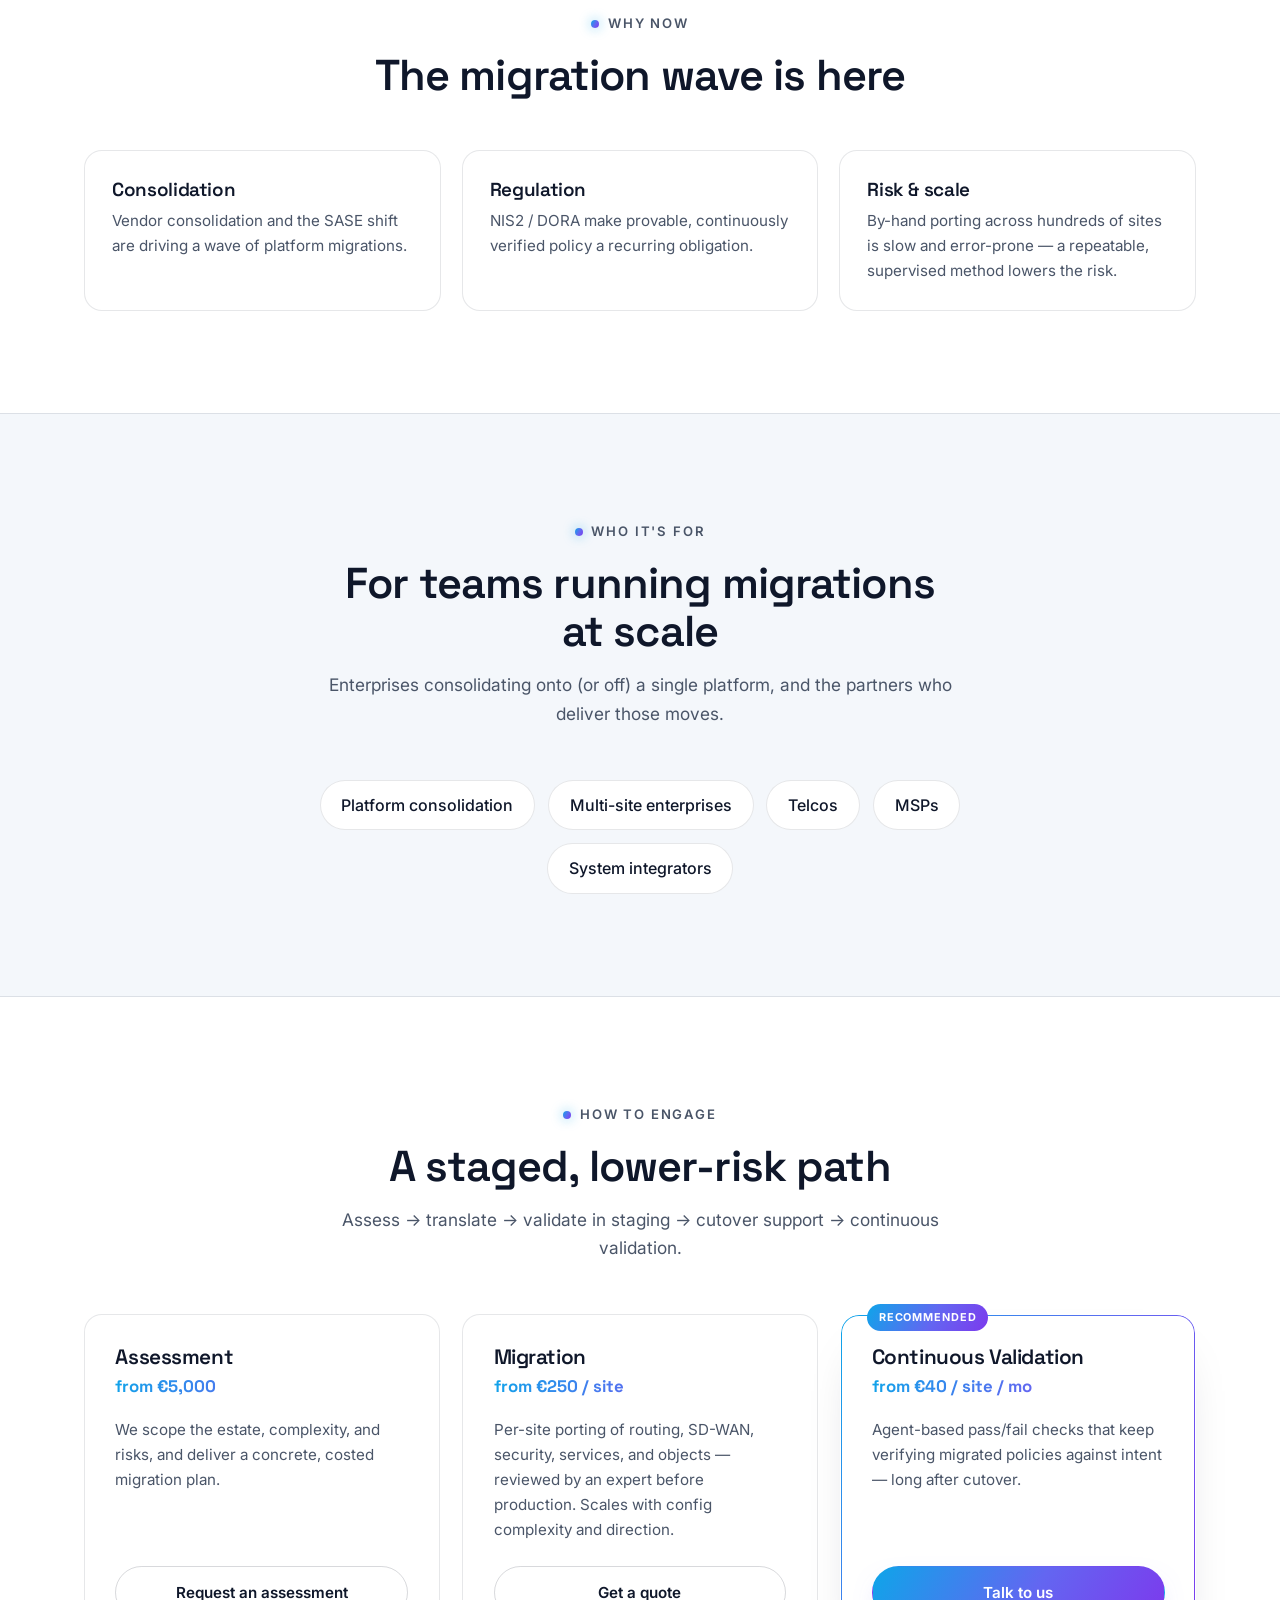
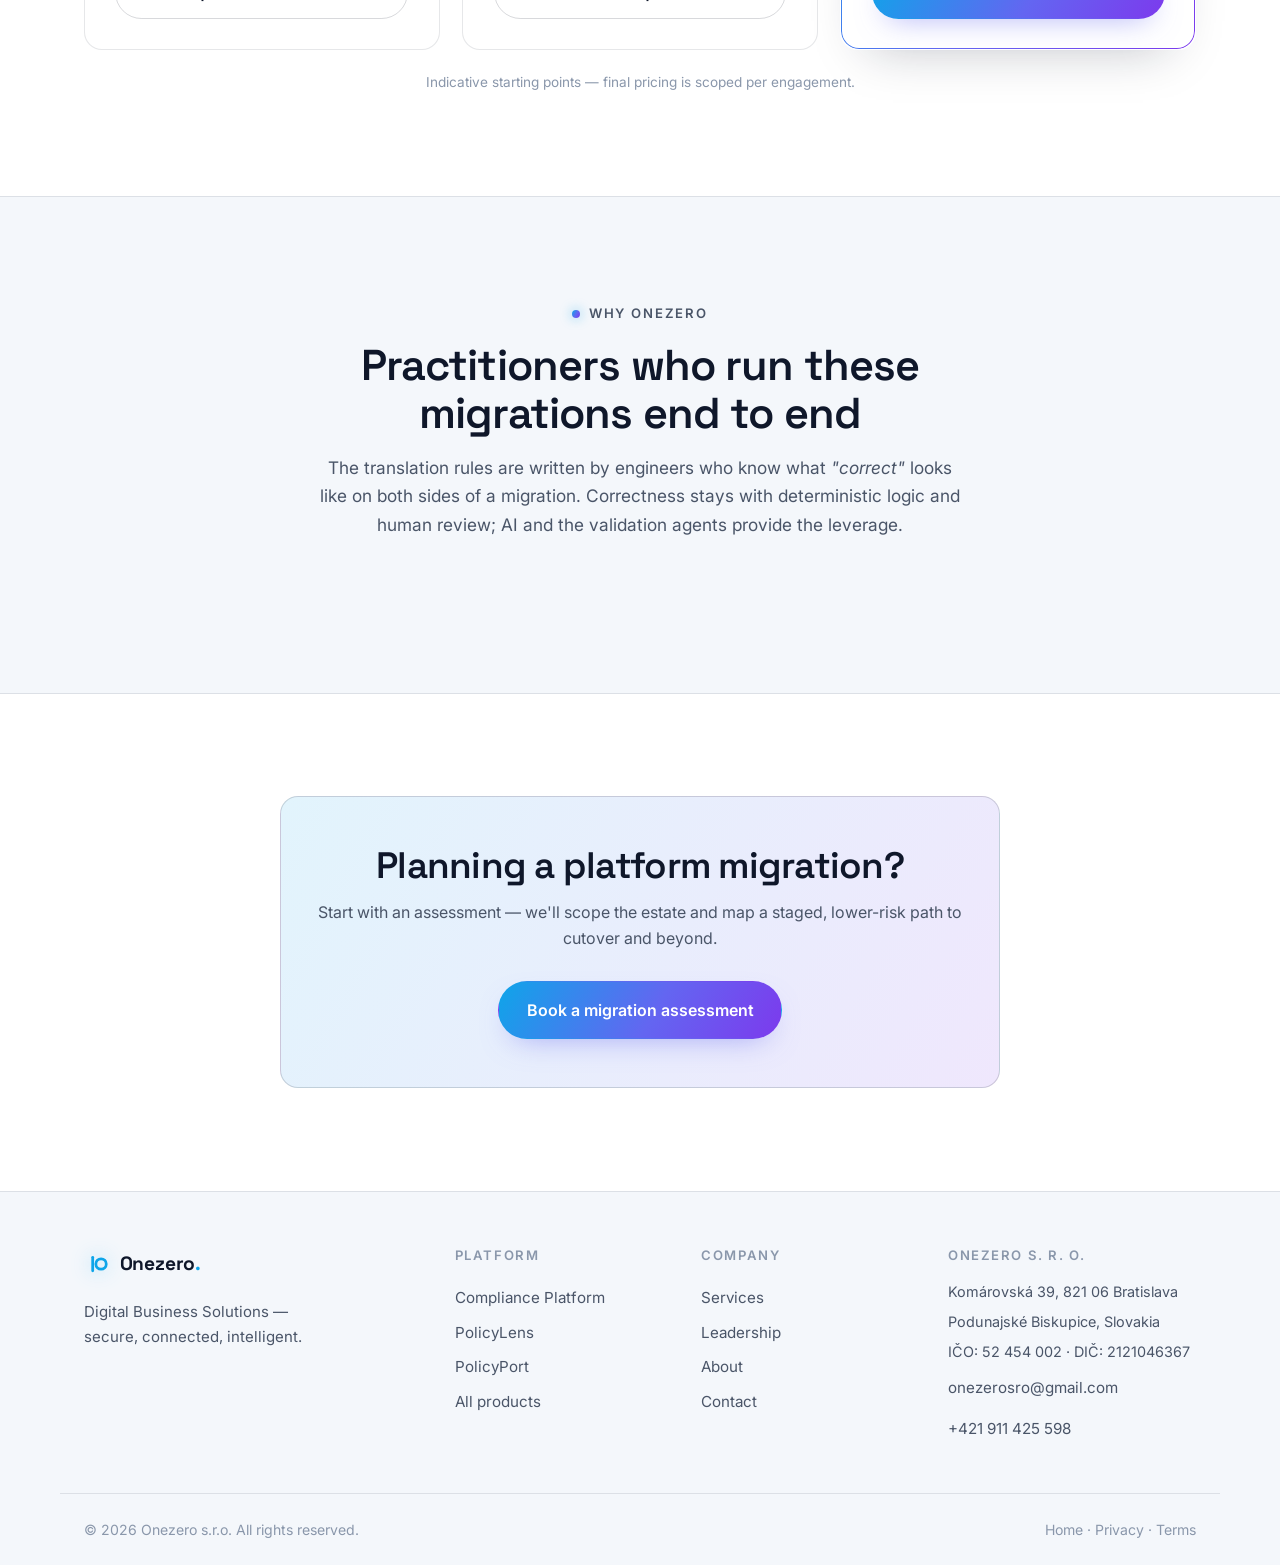
<file: policyport.html>
<!DOCTYPE html>
<html lang="en">
<head>
  <meta charset="UTF-8" />
  <meta name="viewport" content="width=device-width, initial-scale=1.0" />
  <title>PolicyPort — Expert-Supervised Network &amp; Security Migration | Onezero</title>
  <meta name="description" content="PolicyPort by Onezero — expert-supervised, AI-accelerated network &amp; security migration: Cisco DMVPN to SD-WAN, Fortinet and Check Point to SASE/SD-WAN, with continuous post-migration validation." />
  <meta name="theme-color" content="#ffffff" />

  <meta property="og:title" content="PolicyPort — Expert-Supervised Network & Security Migration" />
  <meta property="og:description" content="Migrate routing, SD-WAN, and security estates between platforms — supervised, AI-accelerated, and continuously validated after cutover." />
  <meta property="og:type" content="website" />

  <link rel="icon" href="data:image/svg+xml,%3Csvg xmlns='http://www.w3.org/2000/svg' viewBox='0 0 32 32'%3E%3Crect width='32' height='32' rx='7' fill='%23060913'/%3E%3Crect x='9' y='8' width='3.2' height='16' rx='1.6' fill='%2338bdf8'/%3E%3Ccircle cx='20.5' cy='16' r='5.4' fill='none' stroke='%23818cf8' stroke-width='3.2'/%3E%3C/svg%3E" />

  <link rel="preconnect" href="https://fonts.googleapis.com" />
  <link rel="preconnect" href="https://fonts.gstatic.com" crossorigin />
  <link href="https://fonts.googleapis.com/css2?family=Inter:wght@400;500;600;700;800&family=Space+Grotesk:wght@500;600;700&display=swap" rel="stylesheet" />

  <link rel="stylesheet" href="styles.css" />
</head>
<body>
  <a class="skip-link" href="#main">Skip to content</a>

  <!-- ===== Navigation ===== -->
  <header class="nav" id="nav">
    <div class="container nav__inner">
      <a class="brand" href="index.html" aria-label="Onezero home">
        <span class="brand__mark" aria-hidden="true">
          <svg viewBox="0 0 32 32" width="30" height="30">
            <rect x="9" y="6" width="3.4" height="20" rx="1.7" fill="currentColor"/>
            <circle cx="21" cy="16" r="6.4" fill="none" stroke="currentColor" stroke-width="3.4"/>
          </svg>
        </span>
        <span class="brand__name">Onezero<span class="brand__dot">.</span></span>
      </a>

      <nav class="nav__links" aria-label="Primary">
        <a href="index.html#services">Services</a>
        <a href="platform.html">Platform</a>
        <a href="index.html#products">Products</a>
        <a href="index.html#leadership">Leadership</a>
        <a href="index.html#contact" class="btn btn--sm btn--primary">Talk to us</a>
      </nav>

      <button class="nav__toggle" id="navToggle" aria-label="Open menu" aria-expanded="false" aria-controls="mobileMenu">
        <span></span><span></span><span></span>
      </button>
    </div>

    <div class="mobile-menu" id="mobileMenu" hidden>
      <a href="index.html#services">Services</a>
      <a href="platform.html">Platform</a>
      <a href="index.html#products">Products</a>
      <a href="index.html#leadership">Leadership</a>
      <a href="index.html#contact" class="btn btn--primary btn--block">Talk to us</a>
    </div>
  </header>

  <main id="main">
    <!-- ===== Hero ===== -->
    <section class="hero hero--sub">
      <div class="hero__glow" aria-hidden="true"></div>
      <div class="container hero__inner">
        <p class="eyebrow reveal"><a class="eyebrow__back" href="index.html#products">&larr; Onezero Products</a></p>
        <span class="badge reveal">Migration &amp; Validation</span>
        <h1 class="hero__title reveal">PolicyPort</h1>
        <p class="hero__sub reveal">
          Expert-supervised, AI-accelerated migration of complex network and security estates
          between platforms — with continuous post-migration validation.
        </p>
        <div class="hero__cta reveal">
          <a href="index.html#contact" class="btn btn--primary btn--lg">Book a migration assessment</a>
          <a href="#how" class="btn btn--ghost btn--lg">See how it works</a>
        </div>
      </div>
    </section>

    <!-- ===== Idea callout ===== -->
    <section class="section section--alt">
      <div class="container">
        <div class="callout reveal">
          <p>The move to modern SASE / SD-WAN is <strong>inevitable</strong> — but porting thousands of policies, rules, and objects by hand doesn't scale. PolicyPort <strong>automates that processing</strong> and validates migration efficiency <strong>in real project time</strong> — and the outcome report <strong>proves a gapless transition</strong>.</p>
        </div>
      </div>
    </section>

    <!-- ===== The problem ===== -->
    <section class="section">
      <div class="container">
        <header class="section__head reveal">
          <p class="eyebrow"><span class="eyebrow__dot"></span> The problem</p>
          <h2 class="section__title">Platform migrations are where large networks break</h2>
        </header>
        <div class="prose reveal">
          <p>
            Every vendor expresses routing, SD-WAN, and security differently, so porting an
            estate means manually re-deriving thousands of rules, objects, and policies by hand.
            Across dozens to hundreds of sites this is slow, eye-wateringly expensive, and one
            transcription error away from an outage or a security hole.
          </p>
          <p>
            And once the cutover is done, <strong>no one keeps verifying that the migrated
            policies still do what they were meant to.</strong>
          </p>
        </div>
      </div>
    </section>

    <!-- ===== What it migrates ===== -->
    <section class="section section--alt" id="how">
      <div class="container">
        <header class="section__head reveal">
          <p class="eyebrow"><span class="eyebrow__dot"></span> What it migrates</p>
          <h2 class="section__title">Full-stack porting, in both directions</h2>
          <p class="section__lead">
            From legacy firewall and SD-WAN platforms — Cisco, Fortinet, Check Point — to a
            modern SASE / SD-WAN platform, or the reverse. Nothing copied blindly.
          </p>
        </header>

        <div class="capabilities">
          <article class="capability reveal">
            <h3 class="capability__title">Routing</h3>
            <p>BGP, OSPF, static, and DMVPN / overlay topologies mapped cleanly onto SD-WAN.</p>
          </article>
          <article class="capability reveal">
            <h3 class="capability__title">SD-WAN policies</h3>
            <p>SLA and steering, traffic conditioning, and application-aware routing.</p>
          </article>
          <article class="capability reveal">
            <h3 class="capability__title">Security policies &amp; rules</h3>
            <p>Firewall rules, NAT, and zones — with shadow and redundancy cleanup along the way.</p>
          </article>
          <article class="capability reveal">
            <h3 class="capability__title">Services</h3>
            <p>Custom TCP/UDP and application service definitions, translated faithfully.</p>
          </article>
          <article class="capability reveal">
            <h3 class="capability__title">Objects</h3>
            <p>Address objects, groups, and FQDNs — normalized and de-duplicated, not blindly copied.</p>
          </article>
        </div>
      </div>
    </section>

    <!-- ===== Use cases: many vendors -> one ===== -->
    <section class="section" id="usecases">
      <div class="container">
        <header class="section__head reveal">
          <p class="eyebrow"><span class="eyebrow__dot"></span> Use cases</p>
          <h2 class="section__title">Many vendors in, one platform out</h2>
          <p class="section__lead">Whatever you run today, PolicyPort reads it, normalizes it into one model, and emits a single validated policy set for the target platform.</p>
        </header>

        <div class="converge reveal">
          <div class="converge__sources">
            <div class="cfg"><div class="cfg__head">Cisco</div><pre class="cfg__body">access-list 110 permit tcp
  any host 10.1.1.10 eq 443
crypto map VPN 10 ipsec-isakmp
router bgp 65001</pre></div>
            <div class="cfg"><div class="cfg__head">Fortinet</div><pre class="cfg__body">config firewall policy
  edit 1
    set dstaddr "web-srv"
    set service "HTTPS"
    set action accept</pre></div>
            <div class="cfg"><div class="cfg__head">Check Point</div><pre class="cfg__body">add access-rule layer "Network"
  name "Allow-Web"
  source "Any"  service "https"
  action "Accept"</pre></div>
          </div>
          <div class="converge__arrow" aria-hidden="true">&rarr;</div>
          <div class="converge__chip">PolicyPort engine<span>parse &middot; normalize &middot; validate</span></div>
          <div class="converge__arrow" aria-hidden="true">&rarr;</div>
          <div class="converge__target">
            <div class="cfg cfg--target"><div class="cfg__head">Unified SD-WAN / SASE policy</div><pre class="cfg__body">policy "Allow-Web" {
  match { app: HTTPS
          dst: web-srv }
  action: allow
  status: validated &check;
}</pre></div>
          </div>
        </div>
        <p class="converge__cap">Illustrative — source syntax varies by platform. Multi-vendor configs are parsed into one vendor-neutral model, reviewed by an expert, then emitted as a single validated target policy.</p>

        <div class="capabilities" style="margin-top: 2.6rem">
          <article class="capability reveal">
            <h3 class="capability__title">Vendor consolidation</h3>
            <p>Collapse several firewall and SD-WAN vendors onto one platform, estate-wide.</p>
          </article>
          <article class="capability reveal">
            <h3 class="capability__title">Branch / hardware refresh</h3>
            <p>Re-home hundreds of branches during a refresh — without re-deriving policy by hand.</p>
          </article>
          <article class="capability reveal">
            <h3 class="capability__title">M&amp;A integration</h3>
            <p>Fold an acquired network into your standard build, fast and verifiably.</p>
          </article>
        </div>
      </div>
    </section>

    <!-- ===== How it works ===== -->
    <section class="section">
      <div class="container">
        <header class="section__head reveal">
          <p class="eyebrow"><span class="eyebrow__dot"></span> How it works</p>
          <h2 class="section__title">Supervised porting, not blind conversion</h2>
        </header>
        <div class="prose reveal">
          <p>
            Source config is parsed into a vendor-neutral intermediate model, translated to the
            target platform, and <strong>reviewed by an expert before anything touches
            production.</strong>
          </p>
          <p>
            AI accelerates the heavy lifting; deterministic logic and human review own
            correctness. That distinction — supervised porting rather than blind
            auto-conversion — is what keeps networks up during a migration.
          </p>
        </div>
      </div>
    </section>

    <!-- ===== Differentiator: continuous validation ===== -->
    <section class="section section--alt">
      <div class="container">
        <header class="section__head reveal">
          <p class="eyebrow"><span class="eyebrow__dot"></span> The differentiator</p>
          <h2 class="section__title">Validation that outlasts the project</h2>
          <p class="section__lead">
            After cutover, lightweight software agents regularly exercise the migrated policies
            and report <strong>pass / fail against intent</strong> — catching drift, regressions,
            and silent breakage long after the project closes.
          </p>
        </header>
      </div>
    </section>

    <!-- ===== Why now ===== -->
    <section class="section">
      <div class="container">
        <header class="section__head reveal">
          <p class="eyebrow"><span class="eyebrow__dot"></span> Why now</p>
          <h2 class="section__title">The migration wave is here</h2>
        </header>
        <div class="capabilities">
          <article class="capability reveal">
            <h3 class="capability__title">Consolidation</h3>
            <p>Vendor consolidation and the SASE shift are driving a wave of platform migrations.</p>
          </article>
          <article class="capability reveal">
            <h3 class="capability__title">Regulation</h3>
            <p>NIS2 / DORA make provable, continuously verified policy a recurring obligation.</p>
          </article>
          <article class="capability reveal">
            <h3 class="capability__title">Risk &amp; scale</h3>
            <p>By-hand porting across hundreds of sites is slow and error-prone — a repeatable, supervised method lowers the risk.</p>
          </article>
        </div>
      </div>
    </section>

    <!-- ===== Who it's for ===== -->
    <section class="section section--alt">
      <div class="container">
        <header class="section__head reveal">
          <p class="eyebrow"><span class="eyebrow__dot"></span> Who it's for</p>
          <h2 class="section__title">For teams running migrations at scale</h2>
          <p class="section__lead">Enterprises consolidating onto (or off) a single platform, and the partners who deliver those moves.</p>
        </header>
        <div class="tags">
          <span class="tag reveal">Platform consolidation</span>
          <span class="tag reveal">Multi-site enterprises</span>
          <span class="tag reveal">Telcos</span>
          <span class="tag reveal">MSPs</span>
          <span class="tag reveal">System integrators</span>
        </div>
      </div>
    </section>

    <!-- ===== How to engage ===== -->
    <section class="section">
      <div class="container">
        <header class="section__head reveal">
          <p class="eyebrow"><span class="eyebrow__dot"></span> How to engage</p>
          <h2 class="section__title">A staged, lower-risk path</h2>
          <p class="section__lead">Assess &rarr; translate &rarr; validate in staging &rarr; cutover support &rarr; continuous validation.</p>
        </header>

        <div class="tiers">
          <article class="tier reveal">
            <h3 class="tier__name">Assessment</h3>
            <p class="tier__price">from €5,000</p>
            <p class="tier__desc">We scope the estate, complexity, and risks, and deliver a concrete, costed migration plan.</p>
            <a class="btn btn--ghost btn--block" href="index.html#contact">Request an assessment</a>
          </article>

          <article class="tier reveal">
            <h3 class="tier__name">Migration</h3>
            <p class="tier__price">from €250 / site</p>
            <p class="tier__desc">Per-site porting of routing, SD-WAN, security, services, and objects — reviewed by an expert before production. Scales with config complexity and direction.</p>
            <a class="btn btn--ghost btn--block" href="index.html#contact">Get a quote</a>
          </article>

          <article class="tier tier--featured reveal">
            <span class="tier__tag">Recommended</span>
            <h3 class="tier__name">Continuous Validation</h3>
            <p class="tier__price">from €40 / site / mo</p>
            <p class="tier__desc">Agent-based pass/fail checks that keep verifying migrated policies against intent — long after cutover.</p>
            <a class="btn btn--primary btn--block" href="index.html#contact">Talk to us</a>
          </article>
        </div>
        <p class="tiers__note">Indicative starting points — final pricing is scoped per engagement.</p>
      </div>
    </section>

    <!-- ===== Why us ===== -->
    <section class="section section--alt">
      <div class="container">
        <header class="section__head reveal">
          <p class="eyebrow"><span class="eyebrow__dot"></span> Why Onezero</p>
          <h2 class="section__title">Practitioners who run these migrations end to end</h2>
          <p class="section__lead">
            The translation rules are written by engineers who know what <em>"correct"</em> looks
            like on both sides of a migration. Correctness stays with deterministic logic and
            human review; AI and the validation agents provide the leverage.
          </p>
        </header>
      </div>
    </section>

    <!-- ===== CTA ===== -->
    <section class="section">
      <div class="container">
        <div class="cta-band reveal">
          <h2 class="cta-band__title">Planning a platform migration?</h2>
          <p class="cta-band__text">Start with an assessment — we'll scope the estate and map a staged, lower-risk path to cutover and beyond.</p>
          <a href="index.html#contact" class="btn btn--primary btn--lg">Book a migration assessment</a>
        </div>
      </div>
    </section>
  </main>

  <!-- ===== Footer ===== -->
  <footer class="footer">
    <div class="container footer__inner">
      <div class="footer__brand">
        <a class="brand" href="index.html" aria-label="Onezero home">
          <span class="brand__mark" aria-hidden="true">
            <svg viewBox="0 0 32 32" width="26" height="26">
              <rect x="9" y="6" width="3.4" height="20" rx="1.7" fill="currentColor"/>
              <circle cx="21" cy="16" r="6.4" fill="none" stroke="currentColor" stroke-width="3.4"/>
            </svg>
          </span>
          <span class="brand__name">Onezero<span class="brand__dot">.</span></span>
        </a>
        <p class="footer__tag">Digital Business Solutions — secure, connected, intelligent.</p>
      </div>

      <nav class="footer__col" aria-label="Platform">
        <h4>Platform</h4>
        <a href="platform.html">Compliance Platform</a>
        <a href="policylens.html">PolicyLens</a>
        <a href="policyport.html">PolicyPort</a>
        <a href="index.html#products">All products</a>
      </nav>

      <nav class="footer__col" aria-label="Company">
        <h4>Company</h4>
        <a href="index.html#services">Services</a>
        <a href="index.html#leadership">Leadership</a>
        <a href="index.html#about">About</a>
        <a href="index.html#contact">Contact</a>
      </nav>

      <div class="footer__col">
        <h4>Onezero s. r. o.</h4>
        <p class="footer__meta">Komárovská 39, 821 06 Bratislava</p>
        <p class="footer__meta">Podunajské Biskupice, Slovakia</p>
        <p class="footer__meta">IČO: 52&nbsp;454&nbsp;002 &middot; DIČ: 2121046367</p>
        <p class="footer__meta"><a href="mailto:onezerosro@gmail.com">onezerosro@gmail.com</a></p>
        <p class="footer__meta"><a href="tel:+421911425598">+421 911 425 598</a></p>
      </div>
    </div>

    <div class="container footer__bar">
      <p>&copy; <span id="year">2026</span> Onezero s.r.o. All rights reserved.</p>
      <p class="footer__legal"><a href="index.html">Home</a> &middot; <a href="privacy.html">Privacy</a> &middot; <a href="terms.html">Terms</a></p>
    </div>
  </footer>

  <script src="script.js" defer></script>
</body>
</html>
</file>
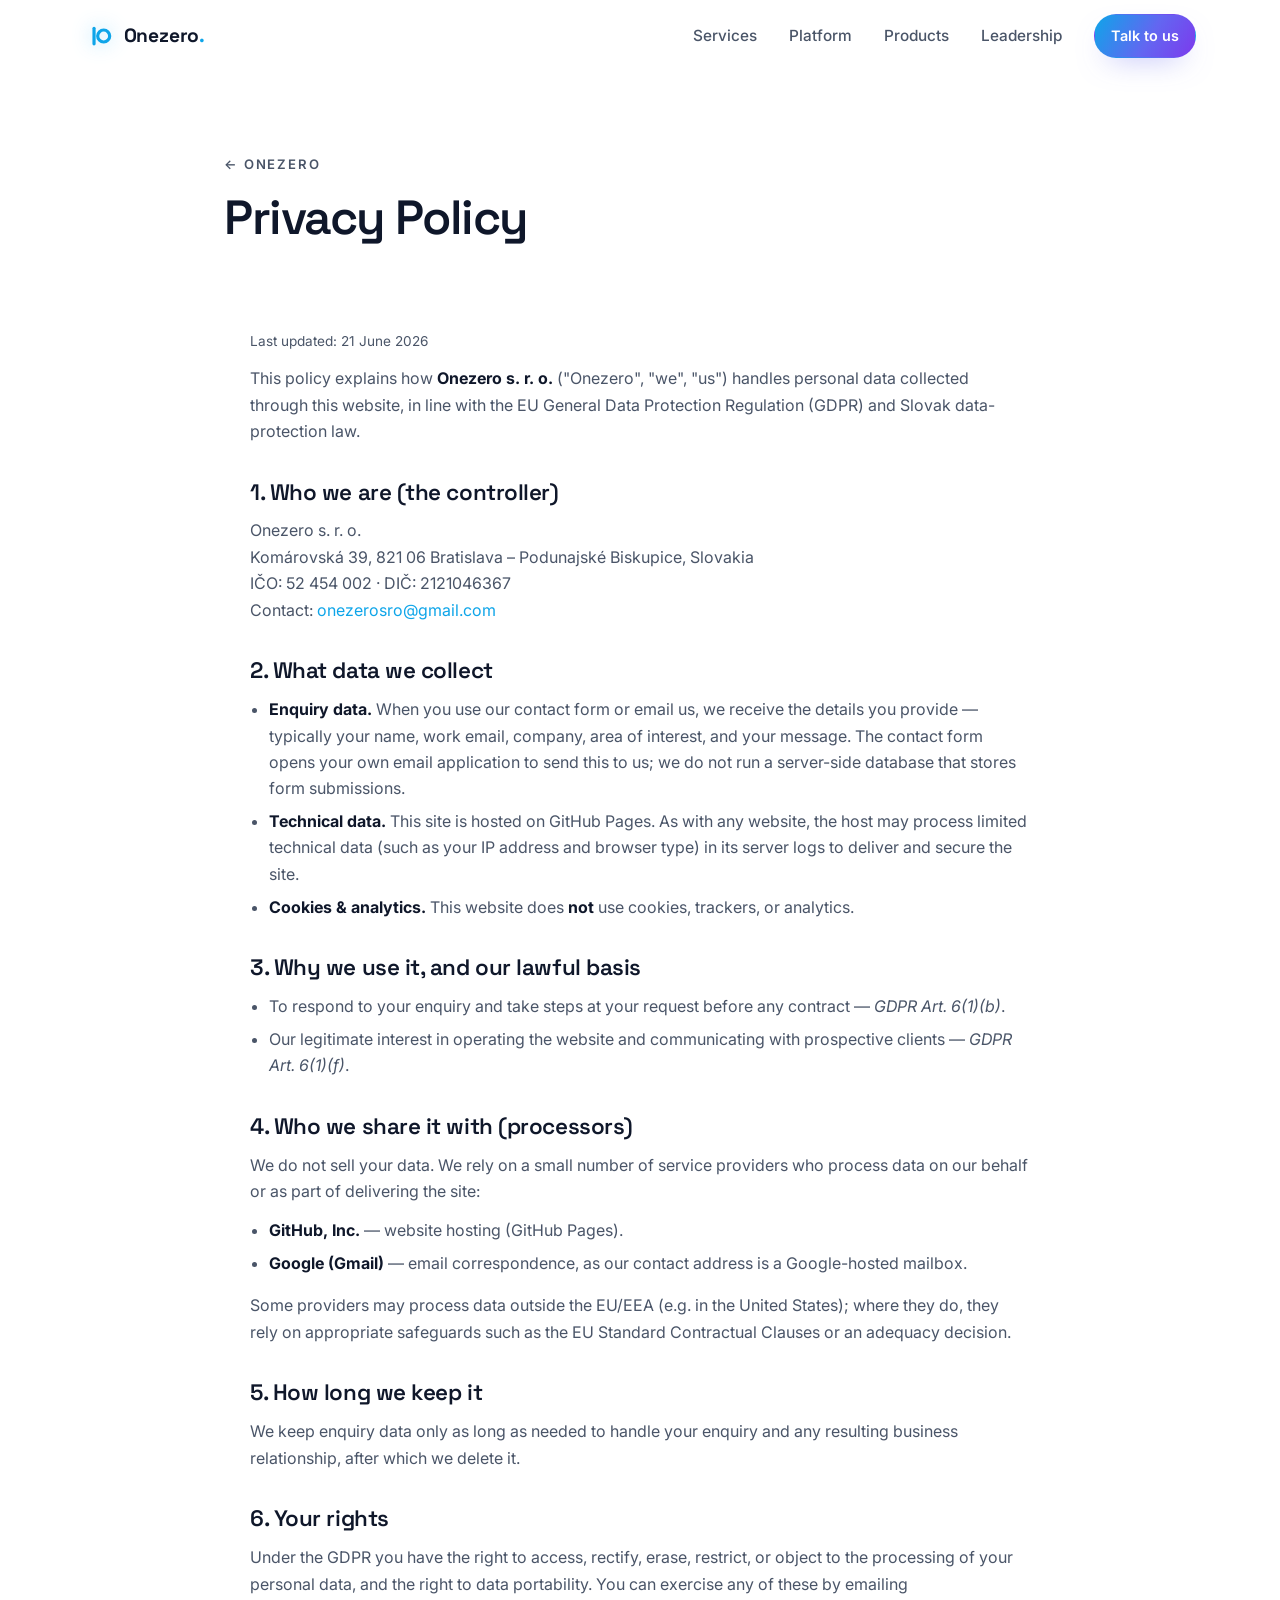
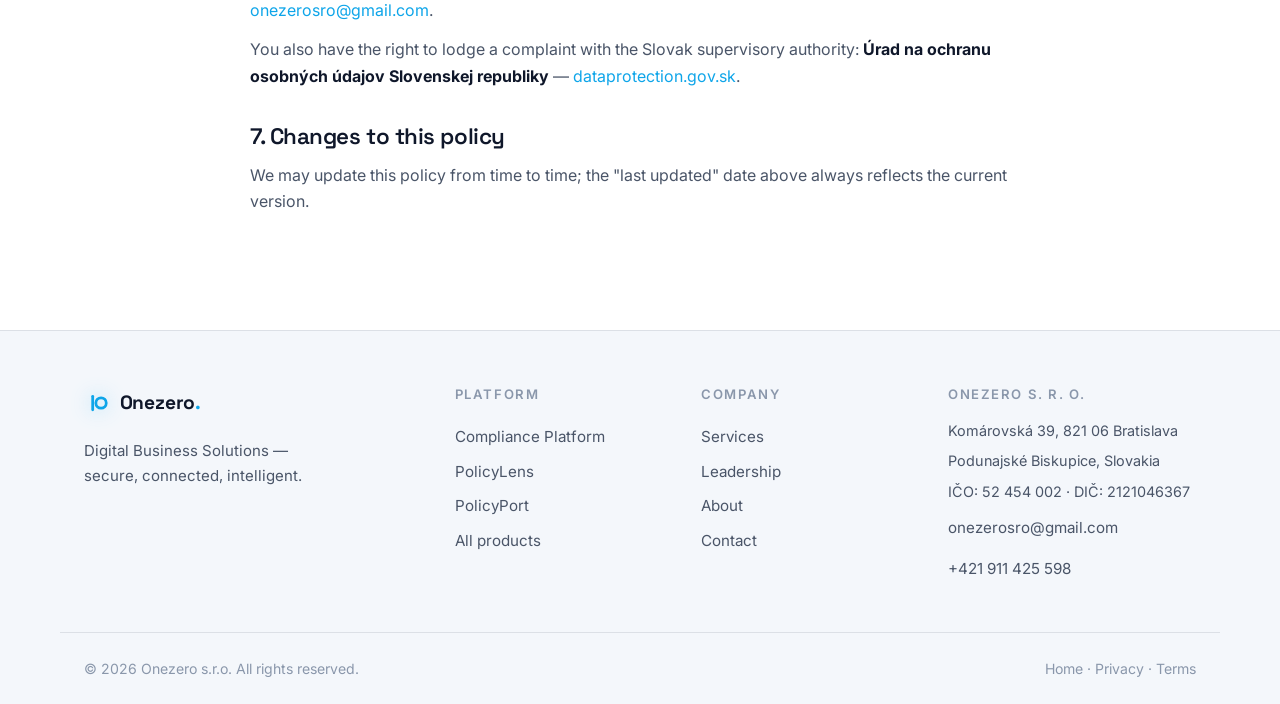
<file: privacy.html>
<!DOCTYPE html>
<html lang="en">
<head>
  <meta charset="UTF-8" />
  <meta name="viewport" content="width=device-width, initial-scale=1.0" />
  <title>Privacy Policy | Onezero</title>
  <meta name="description" content="Privacy policy for Onezero s. r. o. — how we handle personal data from website enquiries under the GDPR." />
  <meta name="robots" content="noindex" />
  <meta name="theme-color" content="#ffffff" />
  <link rel="icon" href="data:image/svg+xml,%3Csvg xmlns='http://www.w3.org/2000/svg' viewBox='0 0 32 32'%3E%3Crect width='32' height='32' rx='7' fill='%23060913'/%3E%3Crect x='9' y='8' width='3.2' height='16' rx='1.6' fill='%2338bdf8'/%3E%3Ccircle cx='20.5' cy='16' r='5.4' fill='none' stroke='%23818cf8' stroke-width='3.2'/%3E%3C/svg%3E" />
  <link rel="preconnect" href="https://fonts.googleapis.com" />
  <link rel="preconnect" href="https://fonts.gstatic.com" crossorigin />
  <link href="https://fonts.googleapis.com/css2?family=Inter:wght@400;500;600;700;800&family=Space+Grotesk:wght@500;600;700&display=swap" rel="stylesheet" />
  <link rel="stylesheet" href="styles.css" />
</head>
<body>
  <a class="skip-link" href="#main">Skip to content</a>

  <header class="nav" id="nav">
    <div class="container nav__inner">
      <a class="brand" href="index.html" aria-label="Onezero home">
        <span class="brand__mark" aria-hidden="true">
          <svg viewBox="0 0 32 32" width="30" height="30">
            <rect x="9" y="6" width="3.4" height="20" rx="1.7" fill="currentColor"/>
            <circle cx="21" cy="16" r="6.4" fill="none" stroke="currentColor" stroke-width="3.4"/>
          </svg>
        </span>
        <span class="brand__name">Onezero<span class="brand__dot">.</span></span>
      </a>
      <nav class="nav__links" aria-label="Primary">
        <a href="index.html#services">Services</a>
        <a href="platform.html">Platform</a>
        <a href="index.html#products">Products</a>
        <a href="index.html#leadership">Leadership</a>
        <a href="index.html#contact" class="btn btn--sm btn--primary">Talk to us</a>
      </nav>
      <button class="nav__toggle" id="navToggle" aria-label="Open menu" aria-expanded="false" aria-controls="mobileMenu">
        <span></span><span></span><span></span>
      </button>
    </div>
    <div class="mobile-menu" id="mobileMenu" hidden>
      <a href="index.html#services">Services</a>
      <a href="platform.html">Platform</a>
      <a href="index.html#products">Products</a>
      <a href="index.html#leadership">Leadership</a>
      <a href="index.html#contact" class="btn btn--primary btn--block">Talk to us</a>
    </div>
  </header>

  <main id="main">
    <section class="hero hero--sub">
      <div class="container hero__inner">
        <p class="eyebrow reveal"><a class="eyebrow__back" href="index.html">&larr; Onezero</a></p>
        <h1 class="hero__title reveal" style="font-size: clamp(2rem, 4vw, 3rem)">Privacy Policy</h1>
      </div>
    </section>

    <section class="section" style="padding-top: 0">
      <div class="container">
        <div class="legal reveal">
          <p class="legal__updated">Last updated: 21 June 2026</p>

          <p>This policy explains how <strong>Onezero s. r. o.</strong> ("Onezero", "we", "us") handles personal data collected through this website, in line with the EU General Data Protection Regulation (GDPR) and Slovak data-protection law.</p>

          <h2>1. Who we are (the controller)</h2>
          <p>
            Onezero s. r. o.<br>
            Komárovská 39, 821 06 Bratislava – Podunajské Biskupice, Slovakia<br>
            IČO: 52 454 002 · DIČ: 2121046367<br>
            Contact: <a href="mailto:onezerosro@gmail.com">onezerosro@gmail.com</a>
          </p>

          <h2>2. What data we collect</h2>
          <ul>
            <li><strong>Enquiry data.</strong> When you use our contact form or email us, we receive the details you provide — typically your name, work email, company, area of interest, and your message. The contact form opens your own email application to send this to us; we do not run a server-side database that stores form submissions.</li>
            <li><strong>Technical data.</strong> This site is hosted on GitHub Pages. As with any website, the host may process limited technical data (such as your IP address and browser type) in its server logs to deliver and secure the site.</li>
            <li><strong>Cookies &amp; analytics.</strong> This website does <strong>not</strong> use cookies, trackers, or analytics.</li>
          </ul>

          <h2>3. Why we use it, and our lawful basis</h2>
          <ul>
            <li>To respond to your enquiry and take steps at your request before any contract — <em>GDPR Art. 6(1)(b)</em>.</li>
            <li>Our legitimate interest in operating the website and communicating with prospective clients — <em>GDPR Art. 6(1)(f)</em>.</li>
          </ul>

          <h2>4. Who we share it with (processors)</h2>
          <p>We do not sell your data. We rely on a small number of service providers who process data on our behalf or as part of delivering the site:</p>
          <ul>
            <li><strong>GitHub, Inc.</strong> — website hosting (GitHub Pages).</li>
            <li><strong>Google (Gmail)</strong> — email correspondence, as our contact address is a Google-hosted mailbox.</li>
          </ul>
          <p>Some providers may process data outside the EU/EEA (e.g. in the United States); where they do, they rely on appropriate safeguards such as the EU Standard Contractual Clauses or an adequacy decision.</p>

          <h2>5. How long we keep it</h2>
          <p>We keep enquiry data only as long as needed to handle your enquiry and any resulting business relationship, after which we delete it.</p>

          <h2>6. Your rights</h2>
          <p>Under the GDPR you have the right to access, rectify, erase, restrict, or object to the processing of your personal data, and the right to data portability. You can exercise any of these by emailing <a href="mailto:onezerosro@gmail.com">onezerosro@gmail.com</a>.</p>
          <p>You also have the right to lodge a complaint with the Slovak supervisory authority: <strong>Úrad na ochranu osobných údajov Slovenskej republiky</strong> — <a href="https://dataprotection.gov.sk" target="_blank" rel="noopener">dataprotection.gov.sk</a>.</p>

          <h2>7. Changes to this policy</h2>
          <p>We may update this policy from time to time; the "last updated" date above always reflects the current version.</p>
        </div>
      </div>
    </section>
  </main>

  <footer class="footer">
    <div class="container footer__inner">
      <div class="footer__brand">
        <a class="brand" href="index.html" aria-label="Onezero home">
          <span class="brand__mark" aria-hidden="true">
            <svg viewBox="0 0 32 32" width="26" height="26">
              <rect x="9" y="6" width="3.4" height="20" rx="1.7" fill="currentColor"/>
              <circle cx="21" cy="16" r="6.4" fill="none" stroke="currentColor" stroke-width="3.4"/>
            </svg>
          </span>
          <span class="brand__name">Onezero<span class="brand__dot">.</span></span>
        </a>
        <p class="footer__tag">Digital Business Solutions — secure, connected, intelligent.</p>
      </div>
      <nav class="footer__col" aria-label="Platform">
        <h4>Platform</h4>
        <a href="platform.html">Compliance Platform</a>
        <a href="policylens.html">PolicyLens</a>
        <a href="policyport.html">PolicyPort</a>
        <a href="index.html#products">All products</a>
      </nav>
      <nav class="footer__col" aria-label="Company">
        <h4>Company</h4>
        <a href="index.html#services">Services</a>
        <a href="index.html#leadership">Leadership</a>
        <a href="index.html#about">About</a>
        <a href="index.html#contact">Contact</a>
      </nav>
      <div class="footer__col">
        <h4>Onezero s. r. o.</h4>
        <p class="footer__meta">Komárovská 39, 821 06 Bratislava</p>
        <p class="footer__meta">Podunajské Biskupice, Slovakia</p>
        <p class="footer__meta">IČO: 52&nbsp;454&nbsp;002 &middot; DIČ: 2121046367</p>
        <p class="footer__meta"><a href="mailto:onezerosro@gmail.com">onezerosro@gmail.com</a></p>
        <p class="footer__meta"><a href="tel:+421911425598">+421 911 425 598</a></p>
      </div>
    </div>
    <div class="container footer__bar">
      <p>&copy; <span id="year">2026</span> Onezero s.r.o. All rights reserved.</p>
      <p class="footer__legal"><a href="index.html">Home</a> &middot; <a href="privacy.html">Privacy</a> &middot; <a href="terms.html">Terms</a></p>
    </div>
  </footer>

  <script src="script.js" defer></script>
</body>
</html>
</file>
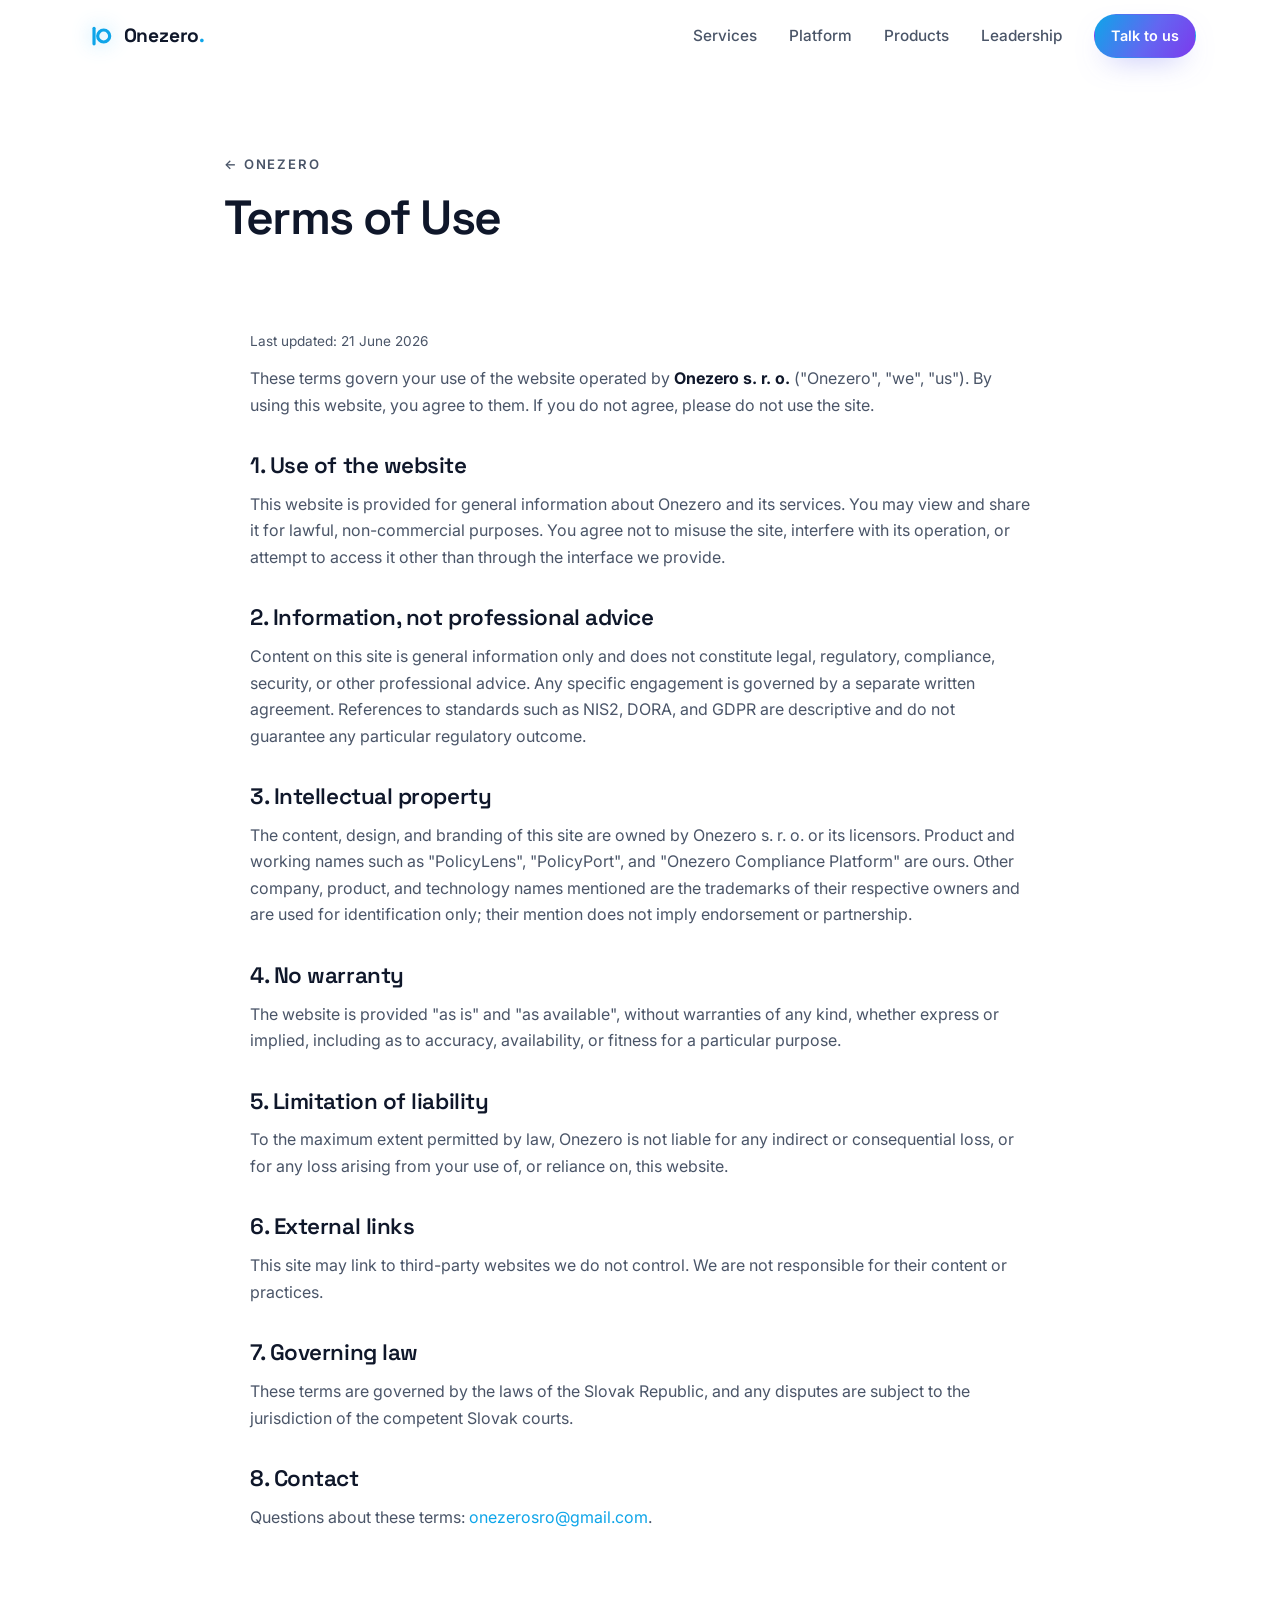
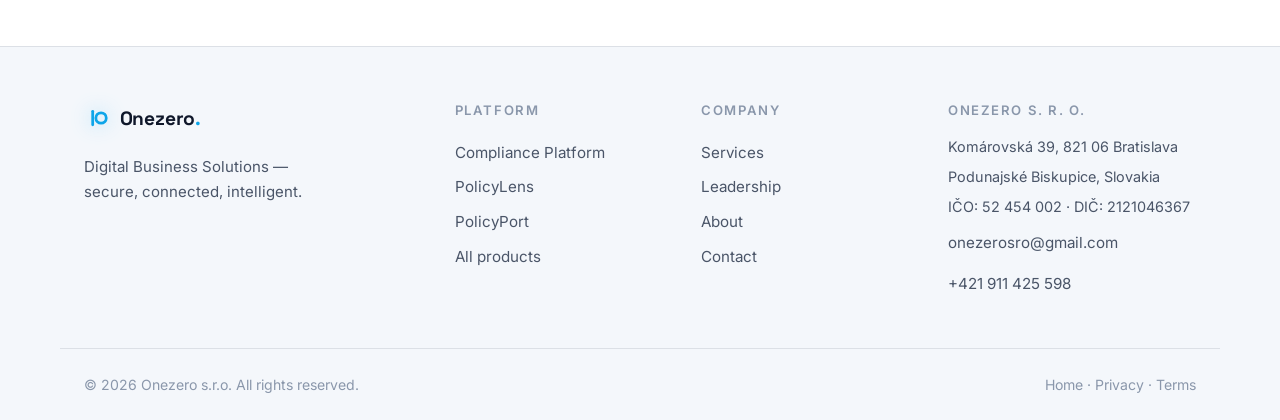
<file: terms.html>
<!DOCTYPE html>
<html lang="en">
<head>
  <meta charset="UTF-8" />
  <meta name="viewport" content="width=device-width, initial-scale=1.0" />
  <title>Terms of Use | Onezero</title>
  <meta name="description" content="Terms of use for the Onezero s. r. o. website." />
  <meta name="robots" content="noindex" />
  <meta name="theme-color" content="#ffffff" />
  <link rel="icon" href="data:image/svg+xml,%3Csvg xmlns='http://www.w3.org/2000/svg' viewBox='0 0 32 32'%3E%3Crect width='32' height='32' rx='7' fill='%23060913'/%3E%3Crect x='9' y='8' width='3.2' height='16' rx='1.6' fill='%2338bdf8'/%3E%3Ccircle cx='20.5' cy='16' r='5.4' fill='none' stroke='%23818cf8' stroke-width='3.2'/%3E%3C/svg%3E" />
  <link rel="preconnect" href="https://fonts.googleapis.com" />
  <link rel="preconnect" href="https://fonts.gstatic.com" crossorigin />
  <link href="https://fonts.googleapis.com/css2?family=Inter:wght@400;500;600;700;800&family=Space+Grotesk:wght@500;600;700&display=swap" rel="stylesheet" />
  <link rel="stylesheet" href="styles.css" />
</head>
<body>
  <a class="skip-link" href="#main">Skip to content</a>

  <header class="nav" id="nav">
    <div class="container nav__inner">
      <a class="brand" href="index.html" aria-label="Onezero home">
        <span class="brand__mark" aria-hidden="true">
          <svg viewBox="0 0 32 32" width="30" height="30">
            <rect x="9" y="6" width="3.4" height="20" rx="1.7" fill="currentColor"/>
            <circle cx="21" cy="16" r="6.4" fill="none" stroke="currentColor" stroke-width="3.4"/>
          </svg>
        </span>
        <span class="brand__name">Onezero<span class="brand__dot">.</span></span>
      </a>
      <nav class="nav__links" aria-label="Primary">
        <a href="index.html#services">Services</a>
        <a href="platform.html">Platform</a>
        <a href="index.html#products">Products</a>
        <a href="index.html#leadership">Leadership</a>
        <a href="index.html#contact" class="btn btn--sm btn--primary">Talk to us</a>
      </nav>
      <button class="nav__toggle" id="navToggle" aria-label="Open menu" aria-expanded="false" aria-controls="mobileMenu">
        <span></span><span></span><span></span>
      </button>
    </div>
    <div class="mobile-menu" id="mobileMenu" hidden>
      <a href="index.html#services">Services</a>
      <a href="platform.html">Platform</a>
      <a href="index.html#products">Products</a>
      <a href="index.html#leadership">Leadership</a>
      <a href="index.html#contact" class="btn btn--primary btn--block">Talk to us</a>
    </div>
  </header>

  <main id="main">
    <section class="hero hero--sub">
      <div class="container hero__inner">
        <p class="eyebrow reveal"><a class="eyebrow__back" href="index.html">&larr; Onezero</a></p>
        <h1 class="hero__title reveal" style="font-size: clamp(2rem, 4vw, 3rem)">Terms of Use</h1>
      </div>
    </section>

    <section class="section" style="padding-top: 0">
      <div class="container">
        <div class="legal reveal">
          <p class="legal__updated">Last updated: 21 June 2026</p>

          <p>These terms govern your use of the website operated by <strong>Onezero s. r. o.</strong> ("Onezero", "we", "us"). By using this website, you agree to them. If you do not agree, please do not use the site.</p>

          <h2>1. Use of the website</h2>
          <p>This website is provided for general information about Onezero and its services. You may view and share it for lawful, non-commercial purposes. You agree not to misuse the site, interfere with its operation, or attempt to access it other than through the interface we provide.</p>

          <h2>2. Information, not professional advice</h2>
          <p>Content on this site is general information only and does not constitute legal, regulatory, compliance, security, or other professional advice. Any specific engagement is governed by a separate written agreement. References to standards such as NIS2, DORA, and GDPR are descriptive and do not guarantee any particular regulatory outcome.</p>

          <h2>3. Intellectual property</h2>
          <p>The content, design, and branding of this site are owned by Onezero s. r. o. or its licensors. Product and working names such as "PolicyLens", "PolicyPort", and "Onezero Compliance Platform" are ours. Other company, product, and technology names mentioned are the trademarks of their respective owners and are used for identification only; their mention does not imply endorsement or partnership.</p>

          <h2>4. No warranty</h2>
          <p>The website is provided "as is" and "as available", without warranties of any kind, whether express or implied, including as to accuracy, availability, or fitness for a particular purpose.</p>

          <h2>5. Limitation of liability</h2>
          <p>To the maximum extent permitted by law, Onezero is not liable for any indirect or consequential loss, or for any loss arising from your use of, or reliance on, this website.</p>

          <h2>6. External links</h2>
          <p>This site may link to third-party websites we do not control. We are not responsible for their content or practices.</p>

          <h2>7. Governing law</h2>
          <p>These terms are governed by the laws of the Slovak Republic, and any disputes are subject to the jurisdiction of the competent Slovak courts.</p>

          <h2>8. Contact</h2>
          <p>Questions about these terms: <a href="mailto:onezerosro@gmail.com">onezerosro@gmail.com</a>.</p>
        </div>
      </div>
    </section>
  </main>

  <footer class="footer">
    <div class="container footer__inner">
      <div class="footer__brand">
        <a class="brand" href="index.html" aria-label="Onezero home">
          <span class="brand__mark" aria-hidden="true">
            <svg viewBox="0 0 32 32" width="26" height="26">
              <rect x="9" y="6" width="3.4" height="20" rx="1.7" fill="currentColor"/>
              <circle cx="21" cy="16" r="6.4" fill="none" stroke="currentColor" stroke-width="3.4"/>
            </svg>
          </span>
          <span class="brand__name">Onezero<span class="brand__dot">.</span></span>
        </a>
        <p class="footer__tag">Digital Business Solutions — secure, connected, intelligent.</p>
      </div>
      <nav class="footer__col" aria-label="Platform">
        <h4>Platform</h4>
        <a href="platform.html">Compliance Platform</a>
        <a href="policylens.html">PolicyLens</a>
        <a href="policyport.html">PolicyPort</a>
        <a href="index.html#products">All products</a>
      </nav>
      <nav class="footer__col" aria-label="Company">
        <h4>Company</h4>
        <a href="index.html#services">Services</a>
        <a href="index.html#leadership">Leadership</a>
        <a href="index.html#about">About</a>
        <a href="index.html#contact">Contact</a>
      </nav>
      <div class="footer__col">
        <h4>Onezero s. r. o.</h4>
        <p class="footer__meta">Komárovská 39, 821 06 Bratislava</p>
        <p class="footer__meta">Podunajské Biskupice, Slovakia</p>
        <p class="footer__meta">IČO: 52&nbsp;454&nbsp;002 &middot; DIČ: 2121046367</p>
        <p class="footer__meta"><a href="mailto:onezerosro@gmail.com">onezerosro@gmail.com</a></p>
        <p class="footer__meta"><a href="tel:+421911425598">+421 911 425 598</a></p>
      </div>
    </div>
    <div class="container footer__bar">
      <p>&copy; <span id="year">2026</span> Onezero s.r.o. All rights reserved.</p>
      <p class="footer__legal"><a href="index.html">Home</a> &middot; <a href="privacy.html">Privacy</a> &middot; <a href="terms.html">Terms</a></p>
    </div>
  </footer>

  <script src="script.js" defer></script>
</body>
</html>
</file>
<file: styles.css>
/* =====================================================================
   Onezero s.r.o. — Digital Business Solutions
   Stylesheet
   ===================================================================== */

/* ---------- Design tokens ---------- */
:root {
  --bg:        #ffffff;
  --bg-2:      #f4f7fb;
  --surface:   #ffffff;
  --surface-2: #eef3f9;
  --border:    rgba(15, 23, 42, 0.10);
  --border-2:  rgba(15, 23, 42, 0.16);

  --text:      #0f172a;
  --muted:     #4a5568;
  --faint:     #8a97ab;

  --cyan:      #0ea5e9;
  --indigo:    #6366f1;
  --violet:    #7c3aed;
  --accent:    #0ea5e9;

  --grad:      linear-gradient(120deg, #0ea5e9 0%, #6366f1 55%, #7c3aed 100%);
  --grad-soft: linear-gradient(120deg, rgba(14,165,233,.12), rgba(124,58,237,.12));

  --ring:      0 0 0 1px rgba(14,165,233,.55), 0 0 0 5px rgba(14,165,233,.18);
  --shadow:    0 24px 50px -28px rgba(15,23,42,.28);
  --shadow-sm: 0 10px 28px -16px rgba(15,23,42,.18);

  --radius:    18px;
  --radius-sm: 12px;
  --container: 1160px;

  --font: "Inter", -apple-system, BlinkMacSystemFont, "Segoe UI", Roboto, Helvetica, Arial, sans-serif;
  --display: "Space Grotesk", var(--font);

  --ease: cubic-bezier(.22, 1, .36, 1);
}

/* ---------- Reset / base ---------- */
*, *::before, *::after { box-sizing: border-box; }

html { scroll-behavior: smooth; -webkit-text-size-adjust: 100%; }

@media (prefers-reduced-motion: reduce) {
  html { scroll-behavior: auto; }
  * { animation-duration: .001ms !important; transition-duration: .001ms !important; }
}

body {
  margin: 0;
  font-family: var(--font);
  color: var(--text);
  background: var(--bg);
  line-height: 1.65;
  -webkit-font-smoothing: antialiased;
  text-rendering: optimizeLegibility;
  overflow-x: hidden;
}

img, svg { display: block; max-width: 100%; }
a { color: inherit; text-decoration: none; }
ul, ol { margin: 0; padding: 0; list-style: none; }
h1, h2, h3, h4 { margin: 0; font-family: var(--display); font-weight: 600; line-height: 1.12; letter-spacing: -.02em; }
p { margin: 0; }

.container { width: 100%; max-width: var(--container); margin-inline: auto; padding-inline: 24px; }

.skip-link {
  position: absolute; left: 16px; top: -60px; z-index: 200;
  background: var(--surface-2); color: var(--text);
  padding: 10px 16px; border-radius: 10px; border: 1px solid var(--border-2);
  transition: top .2s var(--ease);
}
.skip-link:focus { top: 16px; }

:focus-visible { outline: none; box-shadow: var(--ring); border-radius: 8px; }

.grad {
  background: var(--grad);
  -webkit-background-clip: text; background-clip: text;
  -webkit-text-fill-color: transparent; color: transparent;
}

/* ---------- Buttons ---------- */
.btn {
  --pad-y: .8rem; --pad-x: 1.25rem;
  display: inline-flex; align-items: center; justify-content: center; gap: .5rem;
  padding: var(--pad-y) var(--pad-x);
  font-family: var(--font); font-weight: 600; font-size: .95rem;
  border-radius: 999px; border: 1px solid transparent;
  cursor: pointer; transition: transform .18s var(--ease), box-shadow .25s var(--ease), background .25s var(--ease), border-color .25s var(--ease), color .25s var(--ease);
  white-space: nowrap;
}
.btn:active { transform: translateY(1px); }

.btn--primary {
  color: #fff; background: var(--grad);
  box-shadow: 0 12px 30px -14px rgba(99,102,241,.55);
}
.btn--primary:hover { transform: translateY(-2px); box-shadow: 0 18px 40px -16px rgba(124,58,237,.5); }

.btn--ghost { color: var(--text); border-color: var(--border-2); background: transparent; }
.btn--ghost:hover { border-color: var(--cyan); color: var(--cyan); transform: translateY(-2px); background: rgba(14,165,233,.08); }

.btn--sm { --pad-y: .55rem; --pad-x: 1rem; font-size: .9rem; }
.btn--lg { --pad-y: .95rem; --pad-x: 1.7rem; font-size: 1rem; }
.btn--block { width: 100%; }

/* ---------- Eyebrow ---------- */
.eyebrow {
  display: inline-flex; align-items: center; gap: .55rem;
  font-size: .82rem; font-weight: 600; letter-spacing: .14em; text-transform: uppercase;
  color: var(--muted); margin: 0 0 1rem;
}
.eyebrow__dot {
  width: 8px; height: 8px; border-radius: 50%;
  background: var(--grad); box-shadow: 0 0 12px 1px rgba(14,165,233,.4);
}

/* ---------- Navigation ---------- */
.nav {
  position: sticky; top: 0; z-index: 100;
  transition: background .3s var(--ease), border-color .3s var(--ease), backdrop-filter .3s var(--ease);
  border-bottom: 1px solid transparent;
}
.nav.is-scrolled {
  background: rgba(255, 255, 255, .82);
  backdrop-filter: saturate(160%) blur(14px);
  -webkit-backdrop-filter: saturate(160%) blur(14px);
  border-bottom-color: var(--border);
}
.nav__inner { display: flex; align-items: center; justify-content: space-between; height: 72px; }

.brand { display: inline-flex; align-items: center; gap: .6rem; font-family: var(--display); font-weight: 700; font-size: 1.2rem; letter-spacing: -.01em; }
.brand__mark { color: var(--cyan); display: grid; place-items: center; filter: drop-shadow(0 0 10px rgba(56,189,248,.45)); }
.brand__dot { color: var(--cyan); }

.nav__links { display: flex; align-items: center; gap: 2rem; }
.nav__links > a:not(.btn) { color: var(--muted); font-weight: 500; font-size: .96rem; transition: color .2s var(--ease); position: relative; }
.nav__links > a:not(.btn):hover { color: var(--text); }
.nav__links > a:not(.btn)::after {
  content: ""; position: absolute; left: 0; bottom: -6px; height: 2px; width: 0;
  background: var(--grad); transition: width .25s var(--ease);
}
.nav__links > a:not(.btn):hover::after { width: 100%; }

.nav__toggle { display: none; flex-direction: column; gap: 5px; width: 44px; height: 44px; align-items: center; justify-content: center; background: none; border: 1px solid var(--border); border-radius: 10px; cursor: pointer; }
.nav__toggle span { width: 20px; height: 2px; background: var(--text); border-radius: 2px; transition: transform .25s var(--ease), opacity .25s var(--ease); }
.nav__toggle[aria-expanded="true"] span:nth-child(1) { transform: translateY(7px) rotate(45deg); }
.nav__toggle[aria-expanded="true"] span:nth-child(2) { opacity: 0; }
.nav__toggle[aria-expanded="true"] span:nth-child(3) { transform: translateY(-7px) rotate(-45deg); }

.mobile-menu {
  display: none; flex-direction: column; gap: .25rem;
  padding: 12px 24px 24px;
  background: rgba(255, 255, 255, .97);
  backdrop-filter: blur(14px); -webkit-backdrop-filter: blur(14px);
  border-bottom: 1px solid var(--border);
}
.mobile-menu a:not(.btn) { padding: .85rem .25rem; color: var(--muted); font-weight: 500; border-bottom: 1px solid var(--border); }
.mobile-menu a:not(.btn):hover { color: var(--text); }
.mobile-menu .btn { margin-top: .75rem; }

/* ---------- Hero ---------- */
.hero { position: relative; padding: clamp(4rem, 9vw, 8rem) 0 clamp(3.5rem, 6vw, 6rem); overflow: hidden; }
.hero__canvas { position: absolute; inset: 0; width: 100%; height: 100%; z-index: 0; opacity: .42; }
.hero__glow {
  position: absolute; z-index: 0; pointer-events: none;
  width: 800px; height: 800px; top: -340px; left: 50%; transform: translateX(-50%);
  background: radial-gradient(circle at center, rgba(14,165,233,.14), rgba(99,102,241,.07) 40%, transparent 70%);
  filter: blur(20px);
}
.hero__inner { position: relative; z-index: 1; max-width: 880px; }

.hero__title {
  font-size: clamp(2.4rem, 6vw, 4.4rem);
  margin: 0 0 1.3rem;
  letter-spacing: -.03em;
}
.hero__sub { font-size: clamp(1.05rem, 1.8vw, 1.3rem); color: var(--muted); max-width: 640px; margin-bottom: 2.2rem; }
.hero__cta { display: flex; flex-wrap: wrap; gap: 1rem; margin-bottom: 2.6rem; }

.hero__chips { display: flex; flex-wrap: wrap; gap: .6rem; }
.hero__chips li {
  font-size: .85rem; font-weight: 500; color: var(--muted);
  padding: .45rem .9rem; border: 1px solid var(--border); border-radius: 999px;
  background: rgba(15,23,42,.03); backdrop-filter: blur(4px);
}

/* ---------- Stats ---------- */
.stats { border-block: 1px solid var(--border); background: linear-gradient(180deg, var(--bg-2), var(--bg)); }
.stats__grid { display: grid; grid-template-columns: repeat(4, 1fr); gap: 1px; }
.stat { padding: 2.4rem 1.5rem; text-align: center; }
.stat__num { display: block; font-family: var(--display); font-weight: 700; font-size: clamp(2rem, 4vw, 2.9rem); background: var(--grad); -webkit-background-clip: text; background-clip: text; -webkit-text-fill-color: transparent; color: transparent; letter-spacing: -.02em; }
.stat__label { display: block; margin-top: .5rem; color: var(--muted); font-size: .92rem; max-width: 220px; margin-inline: auto; }

/* ---------- Sections ---------- */
.section { padding: clamp(4rem, 8vw, 7rem) 0; position: relative; }
.section--alt { background: var(--bg-2); border-block: 1px solid var(--border); }
.section__head { max-width: 640px; margin: 0 auto 3.2rem; text-align: center; }
.section__title { font-size: clamp(1.8rem, 3.6vw, 2.7rem); margin-bottom: 1rem; }
.section__lead { color: var(--muted); font-size: 1.08rem; }

/* ---------- Service cards ---------- */
.cards { display: grid; grid-template-columns: repeat(auto-fit, minmax(290px, 1fr)); gap: 1.4rem; }
.card {
  position: relative; padding: 2rem; border-radius: var(--radius);
  background: linear-gradient(180deg, var(--surface), var(--bg-2));
  border: 1px solid var(--border);
  transition: transform .3s var(--ease), border-color .3s var(--ease), box-shadow .3s var(--ease);
  overflow: hidden;
}
.card::before {
  content: ""; position: absolute; inset: 0; border-radius: inherit; padding: 1px;
  background: var(--grad); opacity: 0;
  -webkit-mask: linear-gradient(#000 0 0) content-box, linear-gradient(#000 0 0);
  -webkit-mask-composite: xor; mask-composite: exclude;
  transition: opacity .3s var(--ease);
  pointer-events: none;
}
.card:hover { transform: translateY(-6px); box-shadow: var(--shadow); }
.card:hover::before { opacity: 1; }

.card__icon {
  width: 54px; height: 54px; border-radius: 14px; display: grid; place-items: center;
  color: var(--cyan); background: var(--grad-soft); border: 1px solid var(--border-2);
  margin-bottom: 1.3rem;
}
.card__icon svg { width: 26px; height: 26px; }
.card__title { font-size: 1.3rem; margin-bottom: .7rem; }
.card__text { color: var(--muted); margin-bottom: 1.2rem; }
.card__list { display: grid; gap: .5rem; }
.card__list li { position: relative; padding-left: 1.5rem; color: var(--text); font-size: .94rem; }
.card__list li::before {
  content: ""; position: absolute; left: 0; top: .55em;
  width: 7px; height: 7px; border-radius: 50%; background: var(--grad);
}

/* ---------- Steps ---------- */
.steps { display: grid; grid-template-columns: repeat(4, 1fr); gap: 1.4rem; counter-reset: step; }
.step {
  position: relative; padding: 1.9rem 1.6rem; border-radius: var(--radius);
  background: var(--surface); border: 1px solid var(--border);
  transition: transform .3s var(--ease), border-color .3s var(--ease);
}
.step:hover { transform: translateY(-4px); border-color: var(--border-2); }
.step__num { font-family: var(--display); font-weight: 700; font-size: 1.1rem; color: var(--cyan); background: var(--grad); -webkit-background-clip: text; background-clip: text; -webkit-text-fill-color: transparent; color: transparent; }
.step__title { font-size: 1.2rem; margin: .6rem 0 .5rem; }
.step p { color: var(--muted); font-size: .94rem; }

/* ---------- About ---------- */
.about { display: grid; grid-template-columns: 1.3fr .9fr; gap: 3rem; align-items: center; }
.about__text { color: var(--muted); margin-bottom: 1.1rem; }
.about__text strong { color: var(--text); }
.features { display: grid; grid-template-columns: repeat(2, 1fr); gap: .8rem; margin-top: 1.8rem; }
.features li { display: flex; align-items: center; gap: .65rem; font-weight: 500; }
.features__ico { display: grid; place-items: center; width: 24px; height: 24px; border-radius: 7px; background: var(--grad-soft); color: var(--cyan); font-size: .8rem; border: 1px solid var(--border-2); }

.panel { padding: 1.8rem; border-radius: var(--radius); background: linear-gradient(180deg, var(--surface-2), var(--surface)); border: 1px solid var(--border); box-shadow: var(--shadow-sm); }
.panel__row { display: flex; flex-direction: column; gap: .15rem; padding: .9rem 0; border-bottom: 1px solid var(--border); }
.panel__row:first-child { padding-top: 0; }
.panel__k { font-size: .78rem; letter-spacing: .1em; text-transform: uppercase; color: var(--faint); }
.panel__v { color: var(--text); font-weight: 500; }
.panel .btn { margin-top: 1.4rem; }

/* ---------- Industries tags ---------- */
.tags { display: flex; flex-wrap: wrap; gap: .8rem; justify-content: center; max-width: 820px; margin-inline: auto; }
.tag {
  padding: .7rem 1.3rem; border-radius: 999px; font-weight: 500; color: var(--text);
  background: var(--surface); border: 1px solid var(--border);
  transition: transform .25s var(--ease), border-color .25s var(--ease), color .25s var(--ease);
}
.tag:hover { transform: translateY(-3px); border-color: var(--cyan); color: #fff; }

/* ---------- Leadership / Founder ---------- */
.founder {
  display: grid; grid-template-columns: 260px 1fr; gap: 2.5rem; align-items: center;
  max-width: 940px; margin-inline: auto; padding: 2.2rem;
  border-radius: var(--radius);
  background: linear-gradient(180deg, var(--surface), var(--bg-2));
  border: 1px solid var(--border); box-shadow: var(--shadow-sm);
}
.founder__aside { display: grid; place-items: center; }
.founder__photo {
  width: 200px; height: 200px; border-radius: 26px; display: grid; place-items: center;
  background: var(--grad); color: #fff;
  font-family: var(--display); font-weight: 700; font-size: 4rem; letter-spacing: -.03em;
  box-shadow: 0 18px 40px -16px rgba(56,189,248,.55); object-fit: cover;
}
.founder__name { font-size: 1.8rem; }
.founder__role {
  margin: .3rem 0 1.1rem; font-weight: 600;
  background: var(--grad); -webkit-background-clip: text; background-clip: text;
  -webkit-text-fill-color: transparent; color: transparent;
}
.founder__bio { color: var(--muted); margin-bottom: 1rem; }
.founder__tags { display: flex; flex-wrap: wrap; gap: .55rem; margin-top: 1.3rem; }
.founder__tags li {
  font-size: .82rem; font-weight: 500; color: var(--text);
  padding: .4rem .85rem; border: 1px solid var(--border-2); border-radius: 999px;
  background: rgba(15, 23, 42, .03);
}
.founder__link { display: inline-block; margin-top: 1.4rem; font-weight: 600; color: var(--cyan); }
.founder__link:hover { text-decoration: underline; }

/* ---------- Contact ---------- */
.contact { display: grid; grid-template-columns: .9fr 1.1fr; gap: 3rem; align-items: start; }
.contact__list { margin-top: 1.8rem; display: grid; gap: 1rem; }
.contact__list li { display: flex; align-items: center; gap: .85rem; color: var(--muted); }
.contact__list a:hover { color: var(--cyan); }
.contact__ico { display: grid; place-items: center; width: 38px; height: 38px; border-radius: 10px; background: var(--grad-soft); color: var(--cyan); border: 1px solid var(--border-2); }

.contact__form { display: grid; grid-template-columns: 1fr 1fr; gap: 1.1rem; padding: 2rem; border-radius: var(--radius); background: linear-gradient(180deg, var(--surface), var(--bg-2)); border: 1px solid var(--border); box-shadow: var(--shadow-sm); }
.field { display: flex; flex-direction: column; gap: .4rem; }
.field--full { grid-column: 1 / -1; }
.field label { font-size: .85rem; font-weight: 500; color: var(--muted); }
.field input, .field select, .field textarea {
  font-family: var(--font); font-size: .95rem; color: var(--text);
  background: var(--bg); border: 1px solid var(--border-2); border-radius: var(--radius-sm);
  padding: .8rem .9rem; transition: border-color .2s var(--ease), box-shadow .2s var(--ease);
  width: 100%; resize: vertical;
}
.field input::placeholder, .field textarea::placeholder { color: var(--faint); }
.field input:focus, .field select:focus, .field textarea:focus { border-color: var(--cyan); box-shadow: 0 0 0 3px rgba(14,165,233,.18); outline: none; }
.field select { appearance: none; background-image: url("data:image/svg+xml,%3Csvg xmlns='http://www.w3.org/2000/svg' width='14' height='14' fill='none' stroke='%239aa6c0' stroke-width='2'%3E%3Cpath d='M3 5l4 4 4-4'/%3E%3C/svg%3E"); background-repeat: no-repeat; background-position: right .9rem center; padding-right: 2.2rem; }
.contact__form .btn { grid-column: 1 / -1; }
.form__note { grid-column: 1 / -1; margin: 0; font-size: .9rem; min-height: 1.2em; }
.form__note.is-ok { color: #4ade80; }
.form__note.is-err { color: #f87171; }

/* ---------- Footer ---------- */
.footer { background: var(--bg-2); border-top: 1px solid var(--border); padding-top: 3.5rem; }
.footer__inner { display: grid; grid-template-columns: 1.6fr 1fr 1fr 1.2fr; gap: 2.5rem; padding-bottom: 2.5rem; }
.footer__tag { color: var(--muted); margin-top: 1rem; max-width: 260px; font-size: .94rem; }
.footer__col h4 { font-family: var(--font); font-size: .82rem; letter-spacing: .12em; text-transform: uppercase; color: var(--faint); margin-bottom: 1.1rem; }
.footer__col a { display: block; color: var(--muted); padding: .3rem 0; font-size: .95rem; transition: color .2s var(--ease); }
.footer__col a:hover { color: var(--cyan); }
.footer__meta { color: var(--muted); font-size: .9rem; margin-bottom: .4rem; }
.footer__bar { display: flex; align-items: center; justify-content: space-between; padding-block: 1.5rem; border-top: 1px solid var(--border); color: var(--faint); font-size: .88rem; }
.footer__legal a:hover { color: var(--cyan); }

/* ---------- Reveal animation ---------- */
.reveal { opacity: 0; transform: translateY(22px); transition: opacity .7s var(--ease), transform .7s var(--ease); }
.reveal.is-in { opacity: 1; transform: none; }

/* ---------- Responsive ---------- */
@media (max-width: 980px) {
  .about, .contact { grid-template-columns: 1fr; }
  .steps { grid-template-columns: repeat(2, 1fr); }
  .stats__grid { grid-template-columns: repeat(2, 1fr); }
  .footer__inner { grid-template-columns: 1fr 1fr; }
}

/* Collapse nav to the hamburger a bit early so the extra link never crowds */
@media (max-width: 860px) {
  .nav__links { display: none; }
  .nav__toggle { display: flex; }
  .mobile-menu:not([hidden]) { display: flex; }
}

@media (max-width: 720px) {
  .nav__links { display: none; }
  .nav__toggle { display: flex; }
  .mobile-menu:not([hidden]) { display: flex; }
  .features { grid-template-columns: 1fr; }
  .contact__form { grid-template-columns: 1fr; }
  .stats__grid { grid-template-columns: 1fr 1fr; }
  .footer__inner { grid-template-columns: 1fr; gap: 2rem; }
  .footer__bar { flex-direction: column; gap: .6rem; text-align: center; }
  .founder { grid-template-columns: 1fr; text-align: center; padding: 1.6rem 1.4rem; }
  .founder__aside { order: -1; }
  .founder__tags { justify-content: center; }
  .founder__photo { width: 150px; height: 150px; font-size: 3rem; }
}

@media (max-width: 480px) {
  .steps { grid-template-columns: 1fr; }
  .hero__cta .btn { width: 100%; }
}

/* =====================================================================
   Products (homepage) + PolicyLens product page
   ===================================================================== */

/* Sub-page hero (no canvas) */
.hero--sub { padding-top: clamp(3rem, 6vw, 5rem); padding-bottom: clamp(2.5rem, 5vw, 4rem); }
.eyebrow__back {
  color: var(--muted); font-weight: 600; letter-spacing: .14em; text-transform: uppercase;
  font-size: .82rem; transition: color .2s var(--ease);
}
.eyebrow__back:hover { color: var(--cyan); }

/* Badge */
.badge {
  display: inline-flex; align-items: center; gap: .4rem;
  font-size: .74rem; font-weight: 600; letter-spacing: .1em; text-transform: uppercase;
  color: var(--cyan); background: var(--grad-soft); border: 1px solid var(--border-2);
  padding: .38rem .85rem; border-radius: 999px; margin-bottom: 1rem;
}

/* Prose block */
.prose { max-width: 760px; margin-inline: auto; }
.prose p { color: var(--muted); font-size: 1.08rem; margin-bottom: 1.1rem; }
.prose p:last-child { margin-bottom: 0; }
.prose strong { color: var(--text); }

/* Homepage Products feature card */
.product-feature {
  display: grid; grid-template-columns: 1.25fr 1fr; gap: 2.5rem; align-items: center;
  padding: 2.4rem; border-radius: var(--radius); position: relative; overflow: hidden;
  background: linear-gradient(180deg, var(--surface), var(--bg-2));
  border: 1px solid var(--border); box-shadow: var(--shadow);
}
.product-feature::before { content: ""; position: absolute; inset: 0 0 auto 0; height: 3px; background: var(--grad); }
.product-feature__title { font-size: 2rem; margin: .15rem 0 .55rem; }
.product-feature__tagline { color: var(--text); font-weight: 500; font-size: 1.12rem; margin-bottom: .9rem; }
.product-feature__text { color: var(--muted); margin-bottom: 1.6rem; }
.product-feature__actions { display: flex; flex-wrap: wrap; gap: .8rem; }
.product-feature__list {
  display: grid; gap: .75rem; padding: 1.5rem; border-radius: var(--radius-sm);
  background: var(--bg-2); border: 1px solid var(--border);
}
.product-feature__list li { position: relative; padding-left: 1.6rem; color: var(--text); font-size: .95rem; }
.product-feature__list li::before { content: ""; position: absolute; left: 0; top: .5em; width: 8px; height: 8px; border-radius: 50%; background: var(--grad); }
.products__note { text-align: center; color: var(--muted); margin-top: 1.7rem; }
.products__note a { color: var(--cyan); font-weight: 600; }
.products__note a:hover { text-decoration: underline; }

/* Capabilities / trio grid (product page) */
.capabilities { display: grid; grid-template-columns: repeat(auto-fit, minmax(240px, 1fr)); gap: 1.3rem; }
.capability {
  padding: 1.7rem; border-radius: var(--radius); background: var(--surface);
  border: 1px solid var(--border); transition: transform .3s var(--ease), border-color .3s var(--ease);
}
.capability:hover { transform: translateY(-4px); border-color: var(--border-2); }
.capability__title { font-size: 1.18rem; margin-bottom: .5rem; }
.capability p { color: var(--muted); font-size: .95rem; }

/* Engagement tiers (product page) */
.tiers { display: grid; grid-template-columns: repeat(3, 1fr); gap: 1.4rem; }
.tier {
  display: flex; flex-direction: column; padding: 1.9rem; border-radius: var(--radius);
  background: var(--surface); border: 1px solid var(--border); position: relative;
}
.tier--featured { border-color: transparent; box-shadow: var(--shadow); }
.tier--featured::before {
  content: ""; position: absolute; inset: 0; border-radius: inherit; padding: 1px; background: var(--grad);
  -webkit-mask: linear-gradient(#000 0 0) content-box, linear-gradient(#000 0 0);
  -webkit-mask-composite: xor; mask-composite: exclude; pointer-events: none;
}
.tier__tag {
  position: absolute; top: -11px; left: 1.6rem;
  font-size: .68rem; font-weight: 700; letter-spacing: .08em; text-transform: uppercase;
  color: #fff; background: var(--grad); padding: .28rem .75rem; border-radius: 999px;
}
.tier__name { font-size: 1.3rem; margin-bottom: .25rem; }
.tier__price {
  font-family: var(--display); font-weight: 700; font-size: 1.05rem; margin-bottom: 1rem;
  background: var(--grad); -webkit-background-clip: text; background-clip: text;
  -webkit-text-fill-color: transparent; color: transparent;
}
.tier__desc { color: var(--muted); font-size: .95rem; margin-bottom: 1.5rem; flex: 1; }

/* CTA band */
.cta-band {
  text-align: center; max-width: 720px; margin-inline: auto; padding: 3rem 2rem;
  border-radius: var(--radius); background: var(--grad-soft); border: 1px solid var(--border-2);
}
.cta-band__title { font-size: clamp(1.6rem, 3vw, 2.3rem); margin-bottom: .8rem; }
.cta-band__text { color: var(--muted); margin-bottom: 1.8rem; }

@media (max-width: 860px) {
  .product-feature { grid-template-columns: 1fr; gap: 1.8rem; padding: 1.8rem; }
}
@media (max-width: 760px) {
  .tiers { grid-template-columns: 1fr; }
}

/* =====================================================================
   Compliance Platform page — architecture stack + module grid
   ===================================================================== */

/* Layered architecture diagram */
.stack { display: grid; gap: .5rem; max-width: 840px; margin-inline: auto; }
.stack__layer {
  border-radius: var(--radius); border: 1px solid var(--border); background: var(--surface);
  padding: 1.2rem 1.4rem;
}
.stack__layer--engine { position: relative; border-color: transparent; background: linear-gradient(180deg, var(--surface-2), var(--surface)); }
.stack__layer--engine::before {
  content: ""; position: absolute; inset: 0; border-radius: inherit; padding: 1px; background: var(--grad);
  -webkit-mask: linear-gradient(#000 0 0) content-box, linear-gradient(#000 0 0);
  -webkit-mask-composite: xor; mask-composite: exclude; pointer-events: none;
}
.stack__label {
  display: block; font-family: var(--display); font-weight: 600; font-size: .8rem;
  letter-spacing: .08em; text-transform: uppercase; color: var(--cyan); margin-bottom: .7rem;
}
.stack__items { display: flex; flex-wrap: wrap; gap: .5rem; }
.stack__items span {
  font-size: .82rem; color: var(--text); padding: .35rem .75rem; border-radius: 999px;
  background: rgba(15, 23, 42, .03); border: 1px solid var(--border);
}
.stack__arrow { text-align: center; color: var(--faint); font-size: 1.05rem; line-height: 1; }

/* Module grid */
.modules { display: grid; grid-template-columns: repeat(auto-fit, minmax(280px, 1fr)); gap: 1.2rem; }
.module {
  display: flex; flex-direction: column; padding: 1.6rem; border-radius: var(--radius);
  background: var(--surface); border: 1px solid var(--border); position: relative;
  transition: transform .3s var(--ease), border-color .3s var(--ease);
}
.module:hover { transform: translateY(-4px); border-color: var(--border-2); }
.module__status {
  align-self: flex-start; font-size: .66rem; font-weight: 700; letter-spacing: .08em;
  text-transform: uppercase; padding: .25rem .65rem; border-radius: 999px; margin-bottom: .9rem;
}
.module__status--live { color: #fff; background: var(--grad); }
.module__status--soon { color: var(--muted); background: rgba(15, 23, 42, .04); border: 1px solid var(--border-2); }
.module__name { font-size: 1.15rem; margin-bottom: .4rem; }
.module__desc { color: var(--muted); font-size: .93rem; flex: 1; margin-bottom: .9rem; }
.module__reg { font-size: .8rem; color: var(--faint); font-weight: 600; letter-spacing: .03em; }
.module__link { margin-top: .9rem; font-weight: 600; color: var(--cyan); font-size: .9rem; }
.module__link:hover { text-decoration: underline; }

@media (max-width: 560px) {
  .stack__layer { padding: 1rem 1.1rem; }
}

/* =====================================================================
   Idea callout + "many vendors -> one" converge graphic (use cases)
   ===================================================================== */
.callout {
  max-width: 880px; margin-inline: auto; text-align: center;
  padding: 2rem 2.2rem; border-radius: var(--radius);
  background: var(--grad-soft); border: 1px solid var(--border-2);
}
.callout p { font-size: clamp(1.08rem, 1.9vw, 1.3rem); color: var(--text); font-weight: 500; line-height: 1.55; margin: 0; }
.callout strong {
  background: var(--grad); -webkit-background-clip: text; background-clip: text;
  -webkit-text-fill-color: transparent; color: transparent; font-weight: 700;
}

.converge {
  display: grid; grid-template-columns: 1fr 30px auto 30px 1fr; gap: 1rem;
  align-items: center; max-width: 1040px; margin-inline: auto;
}
.converge__sources { display: grid; gap: .9rem; }
.converge__arrow { color: var(--faint); font-size: 1.4rem; text-align: center; }
.converge__chip {
  text-align: center; font-family: var(--display); font-weight: 600; font-size: .9rem;
  color: #fff; background: var(--grad); padding: .8rem 1rem; border-radius: 12px;
  box-shadow: var(--shadow-sm);
}
.converge__chip span { display: block; font-family: var(--font); font-weight: 500; font-size: .7rem; opacity: .92; margin-top: .25rem; }
.cfg { border-radius: var(--radius-sm); border: 1px solid var(--border); background: var(--surface); overflow: hidden; box-shadow: var(--shadow-sm); }
.cfg--target { position: relative; border-color: transparent; }
.cfg--target::before {
  content: ""; position: absolute; inset: 0; border-radius: inherit; padding: 1px; background: var(--grad);
  -webkit-mask: linear-gradient(#000 0 0) content-box, linear-gradient(#000 0 0);
  -webkit-mask-composite: xor; mask-composite: exclude; pointer-events: none;
}
.cfg__head {
  font-family: var(--display); font-weight: 600; font-size: .8rem; padding: .55rem .85rem;
  border-bottom: 1px solid var(--border); color: var(--text); background: var(--bg-2);
}
.cfg__body {
  margin: 0; padding: .75rem .85rem;
  font-family: ui-monospace, SFMono-Regular, Menlo, Consolas, monospace;
  font-size: .72rem; line-height: 1.5; color: var(--muted); white-space: pre-wrap; word-break: break-word;
}
.converge__cap { text-align: center; color: var(--faint); font-size: .82rem; margin-top: 1.3rem; max-width: 680px; margin-inline: auto; }

@media (max-width: 820px) {
  .converge { grid-template-columns: 1fr; gap: .8rem; }
  .converge__arrow { transform: rotate(90deg); }
}

/* =====================================================================
   Use-case panels (PolicyLens)
   ===================================================================== */
.uc { display: grid; gap: 4rem; }
.uc-item { display: grid; grid-template-columns: 1fr 1.1fr; gap: 2.4rem; align-items: start; }
.uc-num {
  display: inline-flex; align-items: center; justify-content: center;
  width: 2.2rem; height: 2.2rem; border-radius: 50%; background: var(--grad);
  color: #fff; font-family: var(--display); font-weight: 700; font-size: .85rem;
  margin-bottom: 1rem;
}
.uc-title { font-size: 1.3rem; font-weight: 700; margin-bottom: .6rem; line-height: 1.3; }
.uc-lead { color: var(--muted); margin-bottom: 1.2rem; }
.uc-points { list-style: none; display: grid; gap: .6rem; }
.uc-points li { padding-left: 1.4rem; position: relative; color: var(--muted); font-size: .93rem; }
.uc-points li::before {
  content: ""; position: absolute; left: 0; top: .55em;
  width: .55rem; height: .55rem; border-radius: 50%; background: var(--grad);
}
.uc-points strong { color: var(--text); }

.uc-panel { border-radius: var(--radius); border: 1px solid var(--border); overflow: hidden; box-shadow: var(--shadow); font-size: .78rem; }
.uc-panel__bar {
  display: flex; justify-content: space-between; align-items: center;
  padding: .6rem 1rem; background: var(--bg-2); border-bottom: 1px solid var(--border);
}
.uc-panel__dots { display: flex; gap: .35rem; }
.uc-panel__dots span { width: .52rem; height: .52rem; border-radius: 50%; background: var(--border-2); }
.uc-panel__title { font-family: var(--display); font-weight: 600; font-size: .77rem; color: var(--text); }
.uc-panel__ts { color: var(--faint); font-size: .7rem; }

.uc-tbl { width: 100%; border-collapse: collapse; }
.uc-tbl thead tr { background: var(--surface-2); }
.uc-tbl th {
  padding: .42rem .75rem; text-align: left; color: var(--faint);
  font-weight: 600; font-size: .67rem; letter-spacing: .07em; text-transform: uppercase;
  border-bottom: 1px solid var(--border);
}
.uc-tbl td {
  padding: .48rem .75rem; font-family: ui-monospace, SFMono-Regular, Menlo, Consolas, monospace;
  color: var(--muted); border-bottom: 1px solid var(--border); font-size: .72rem;
}
.uc-tbl tr:last-child td { border-bottom: none; }
.uc-tbl tr:hover td { background: var(--bg-2); }
.uc-tbl td:first-child { color: var(--text); font-weight: 500; }
.uc-tbl tr.uc-row--alert td { background: rgba(220,38,38,.03); }
.uc-tbl tr.uc-row--warn td { background: rgba(217,119,6,.04); }

.uc-badge {
  display: inline-flex; align-items: center; gap: .25rem;
  padding: .15rem .5rem; border-radius: 999px; font-size: .66rem; font-weight: 700;
  font-family: var(--font); letter-spacing: .04em; white-space: nowrap;
}
.uc-badge--ok   { color: #059669; background: rgba(5,150,105,.10); }
.uc-badge--err  { color: #dc2626; background: rgba(220,38,38,.10); }
.uc-badge--warn { color: #d97706; background: rgba(217,119,6,.10); }
.uc-badge--info { color: var(--indigo); background: rgba(99,102,241,.10); }
.uc-badge--del  { color: #9f1239; background: rgba(159,18,57,.09); }
.uc-badge--new  { color: #065f46; background: rgba(6,95,70,.09); }
.uc-badge--mod  { color: #92400e; background: rgba(146,64,14,.09); }

.uc-alert {
  display: flex; align-items: flex-start; gap: .6rem;
  padding: .65rem .85rem; background: rgba(217,119,6,.05);
  border-top: 2px solid rgba(217,119,6,.30);
}
.uc-alert__icon { font-size: .9rem; line-height: 1.45; flex-shrink: 0; }
.uc-alert__body { color: var(--text); font-size: .73rem; }
.uc-alert__body code {
  font-family: ui-monospace, SFMono-Regular, Menlo, Consolas, monospace;
  background: var(--bg-2); padding: .08em .3em; border-radius: 4px; font-size: .88em;
}
.uc-alert__sub { color: var(--faint); margin-top: .22rem; font-size: .69rem; }

.uc-footer {
  display: flex; align-items: center; gap: .5rem; justify-content: space-between;
  padding: .55rem .85rem; background: var(--surface-2); border-top: 1px solid var(--border);
  font-size: .7rem; color: var(--faint);
}
.uc-footer strong { color: var(--text); font-weight: 600; }
.uc-footer .uc-badge { font-size: .64rem; }

@media (max-width: 860px) { .uc-item { grid-template-columns: 1fr; } }

/* =====================================================================
   Pricing note · Proof / track record · Legal pages
   ===================================================================== */
.tiers__note { text-align: center; color: var(--faint); font-size: .85rem; margin-top: 1.3rem; }

.proof {
  display: grid; grid-template-columns: auto 1fr; gap: 2.5rem; align-items: center;
  max-width: 900px; margin-inline: auto; padding: 2.2rem; border-radius: var(--radius);
  background: linear-gradient(180deg, var(--surface), var(--bg-2));
  border: 1px solid var(--border); box-shadow: var(--shadow-sm);
}
.proof__stat { text-align: center; padding-right: 2.3rem; border-right: 1px solid var(--border); }
.proof__num {
  display: block; font-family: var(--display); font-weight: 700; font-size: 3.4rem; line-height: 1;
  background: var(--grad); -webkit-background-clip: text; background-clip: text;
  -webkit-text-fill-color: transparent; color: transparent;
}
.proof__label { display: block; margin-top: .5rem; color: var(--muted); font-size: .9rem; }
.proof__body p { color: var(--muted); margin-bottom: 1rem; }
.proof__body p:last-child { margin-bottom: 0; }
.proof__body strong { color: var(--text); }
@media (max-width: 680px) {
  .proof { grid-template-columns: 1fr; gap: 1.5rem; text-align: center; }
  .proof__stat { padding-right: 0; border-right: none; padding-bottom: 1.5rem; border-bottom: 1px solid var(--border); }
}

.legal { max-width: 780px; margin-inline: auto; }
.legal__updated { color: var(--faint); font-size: .85rem; margin-bottom: 2rem; }
.legal h2 { font-size: 1.4rem; margin: 2.2rem 0 .8rem; }
.legal h3 { font-size: 1.08rem; margin: 1.5rem 0 .5rem; }
.legal p, .legal li { color: var(--muted); margin-bottom: .8rem; }
.legal ul { padding-left: 1.2rem; list-style: disc; margin-bottom: 1rem; }
.legal li { margin-bottom: .4rem; }
.legal a { color: var(--cyan); }
.legal a:hover { text-decoration: underline; }

/* =====================================================================
   Q&A / provocative questions section (homepage)
   ===================================================================== */
.qa-grid { display: grid; gap: 1.4rem; grid-template-columns: repeat(auto-fit, minmax(270px, 1fr)); }
.qa {
  background: var(--surface); border: 1px solid var(--border); border-radius: var(--radius);
  padding: 1.8rem 2rem; display: flex; flex-direction: column; gap: 1rem;
  transition: box-shadow .2s, border-color .2s;
}
.qa:hover { box-shadow: var(--shadow); border-color: var(--border-2); }
.qa__q-mark {
  font-family: Georgia, 'Times New Roman', serif; font-size: 2.4rem; line-height: .9;
  background: var(--grad); -webkit-background-clip: text; background-clip: text;
  -webkit-text-fill-color: transparent; color: transparent; user-select: none;
}
.qa__q { font-size: 1rem; font-weight: 700; color: var(--text); line-height: 1.5; }
.qa__a { font-size: .88rem; color: var(--muted); line-height: 1.75; flex: 1; }
.qa__link {
  display: inline-flex; align-items: center; gap: .3rem;
  font-size: .82rem; font-weight: 600; color: var(--cyan); text-decoration: none;
  margin-top: auto;
}
.qa__link:hover { text-decoration: underline; }

/* =====================================================================
   Outcome scenario boxes (homepage products)
   ===================================================================== */
.outcome-box {
  background: var(--bg-2); border: 1px solid var(--border); border-radius: calc(var(--radius) - 2px);
  padding: 1.4rem 1.6rem; margin-top: 1.2rem;
}
.outcome-box__label {
  font-size: .72rem; font-weight: 700; text-transform: uppercase; letter-spacing: .08em;
  color: var(--faint); margin-bottom: 1rem; display: block;
}
.outcome-steps { display: grid; gap: .85rem; }
.outcome-step { display: grid; grid-template-columns: 5.5rem 1fr; gap: .8rem; align-items: baseline; }
.outcome-step__tag {
  font-size: .72rem; font-weight: 700; font-family: var(--display);
  background: var(--grad); -webkit-background-clip: text; background-clip: text;
  -webkit-text-fill-color: transparent; color: transparent;
  white-space: nowrap;
}
.outcome-step p { font-size: .88rem; color: var(--muted); margin: 0; line-height: 1.65; }
.legal strong { color: var(--text); }
</file>
